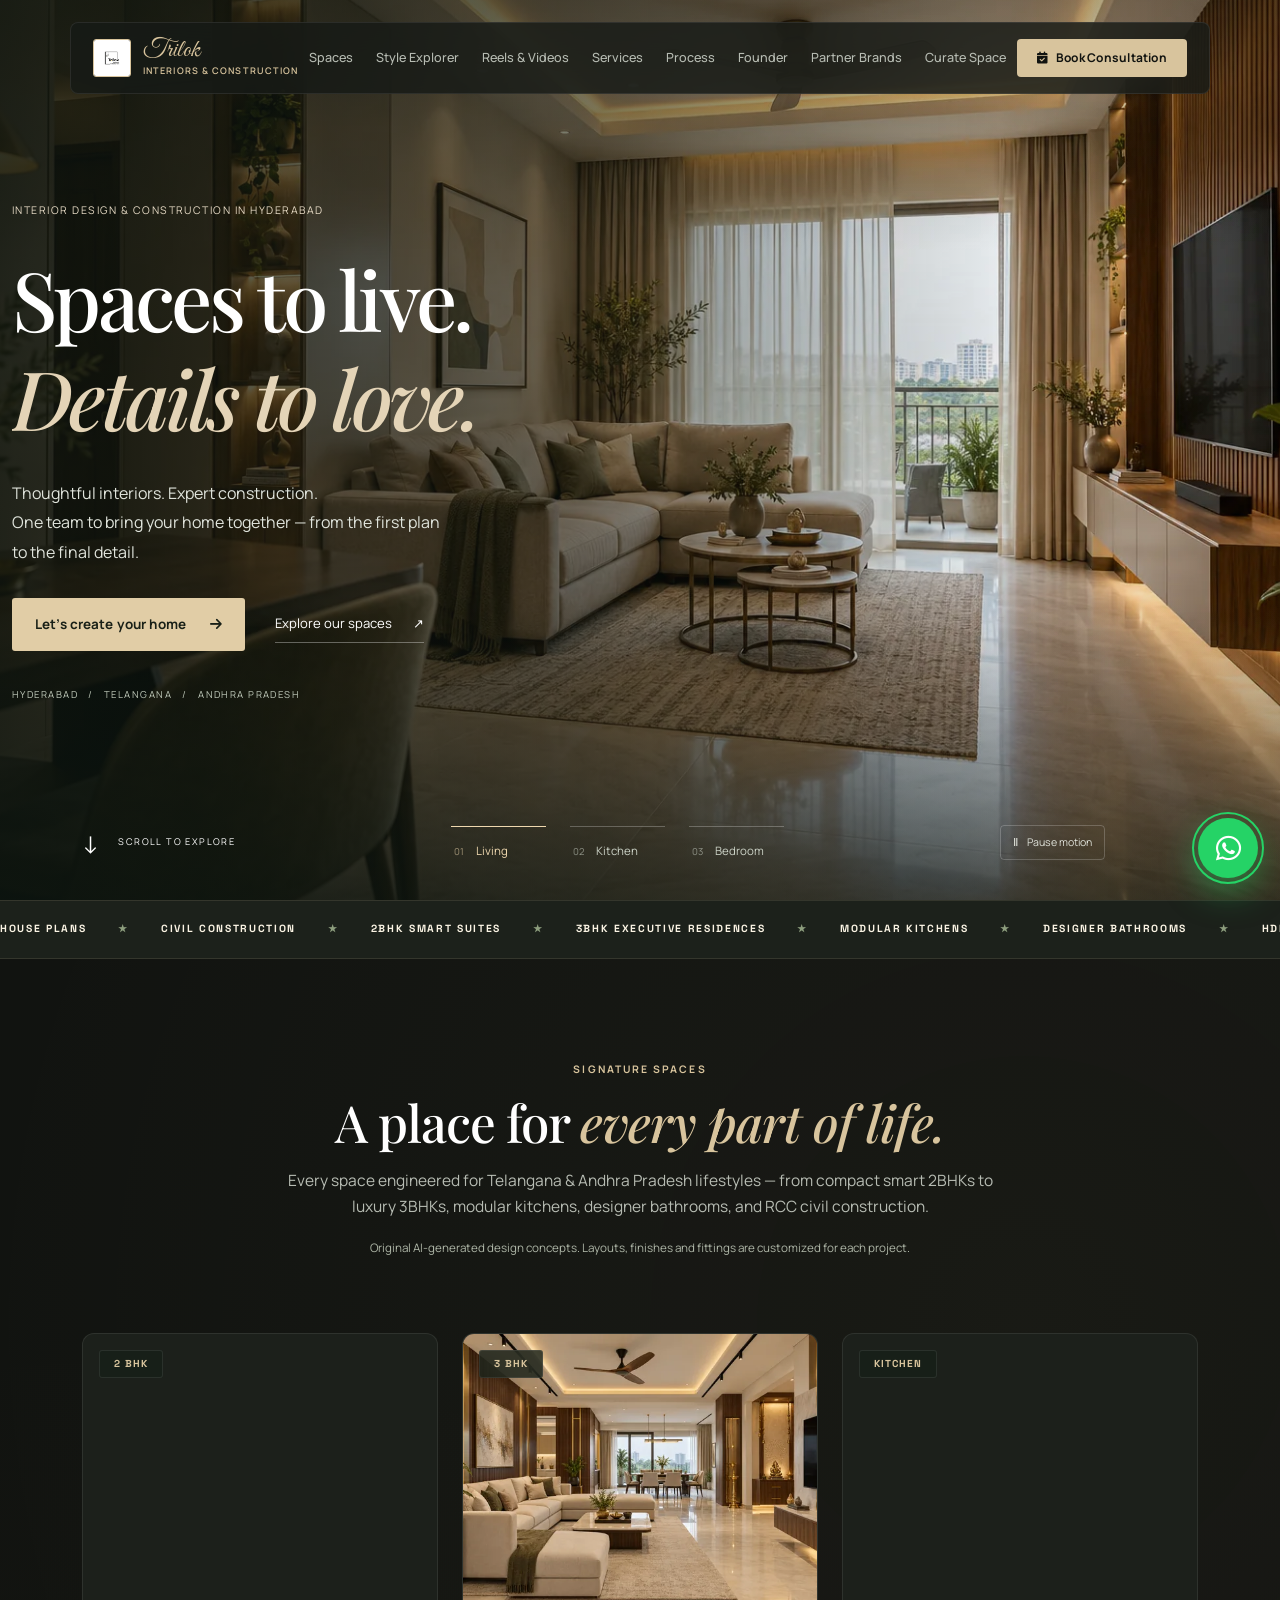
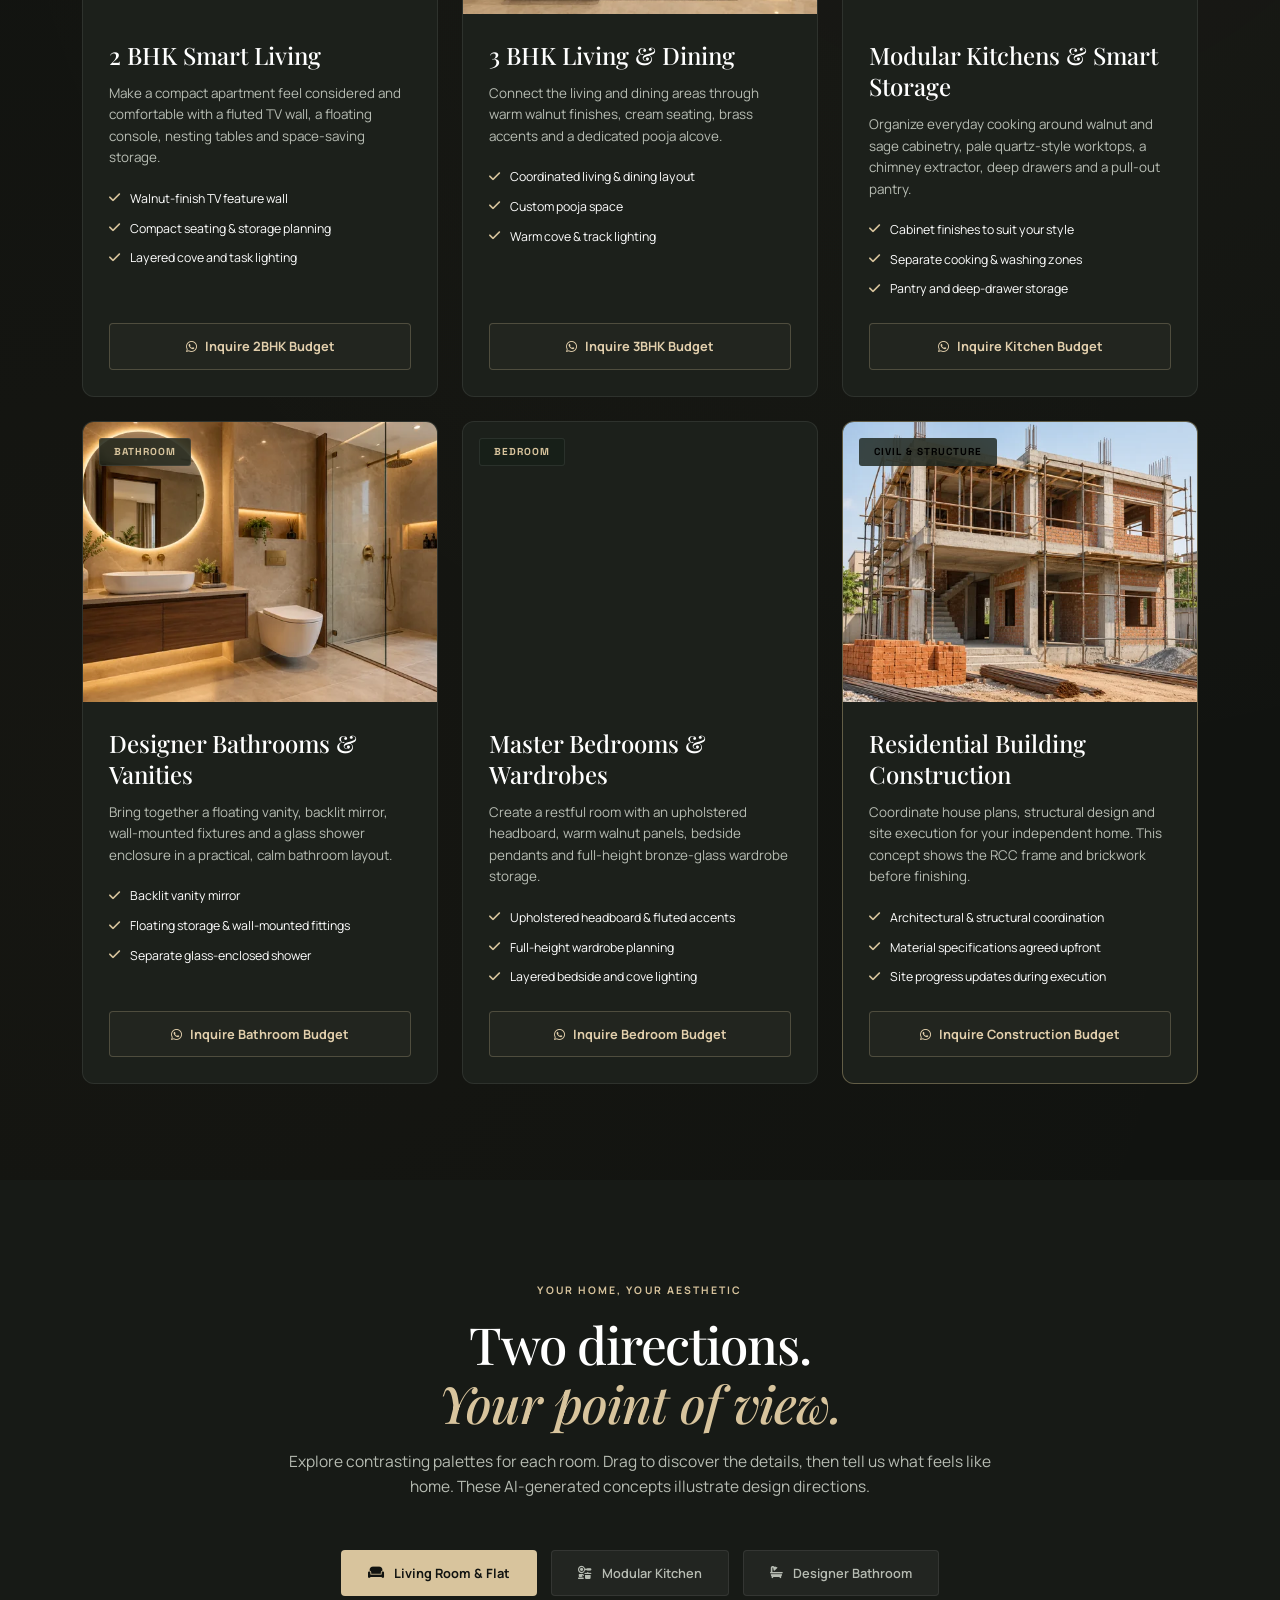
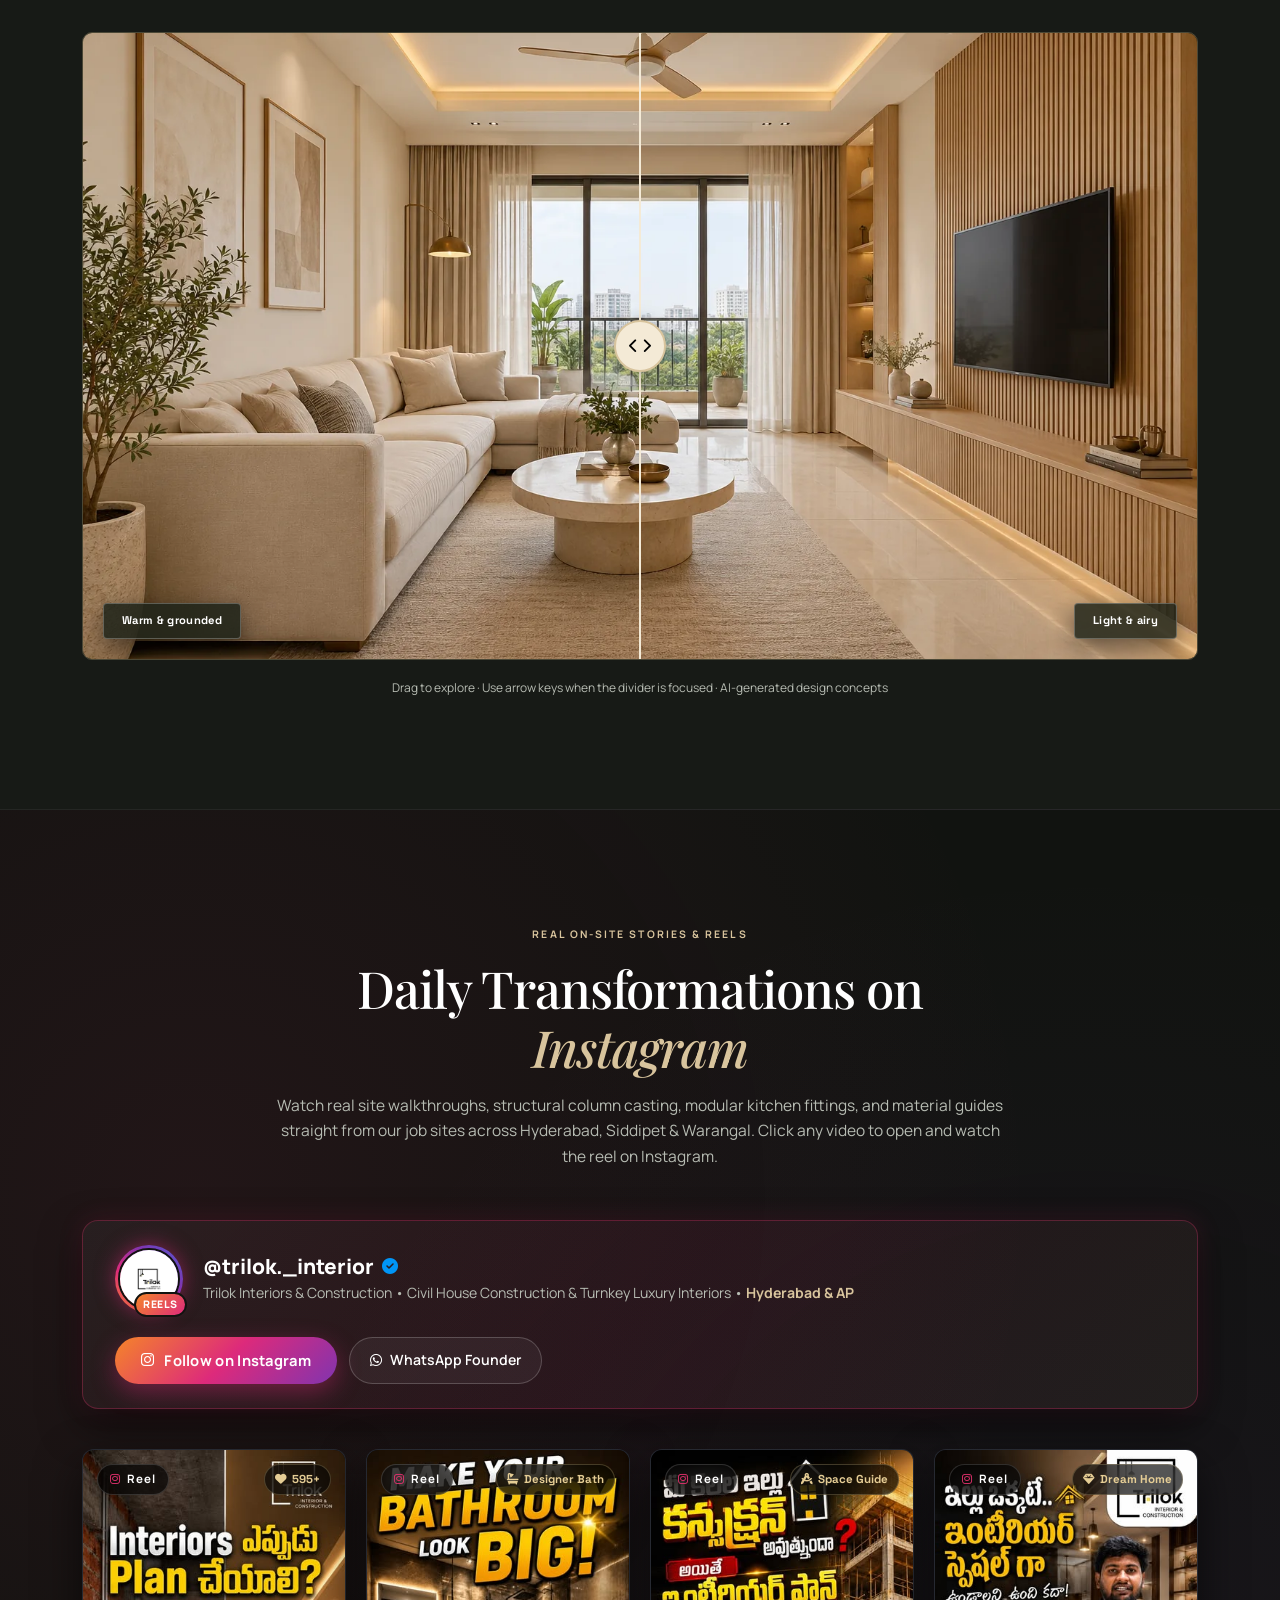
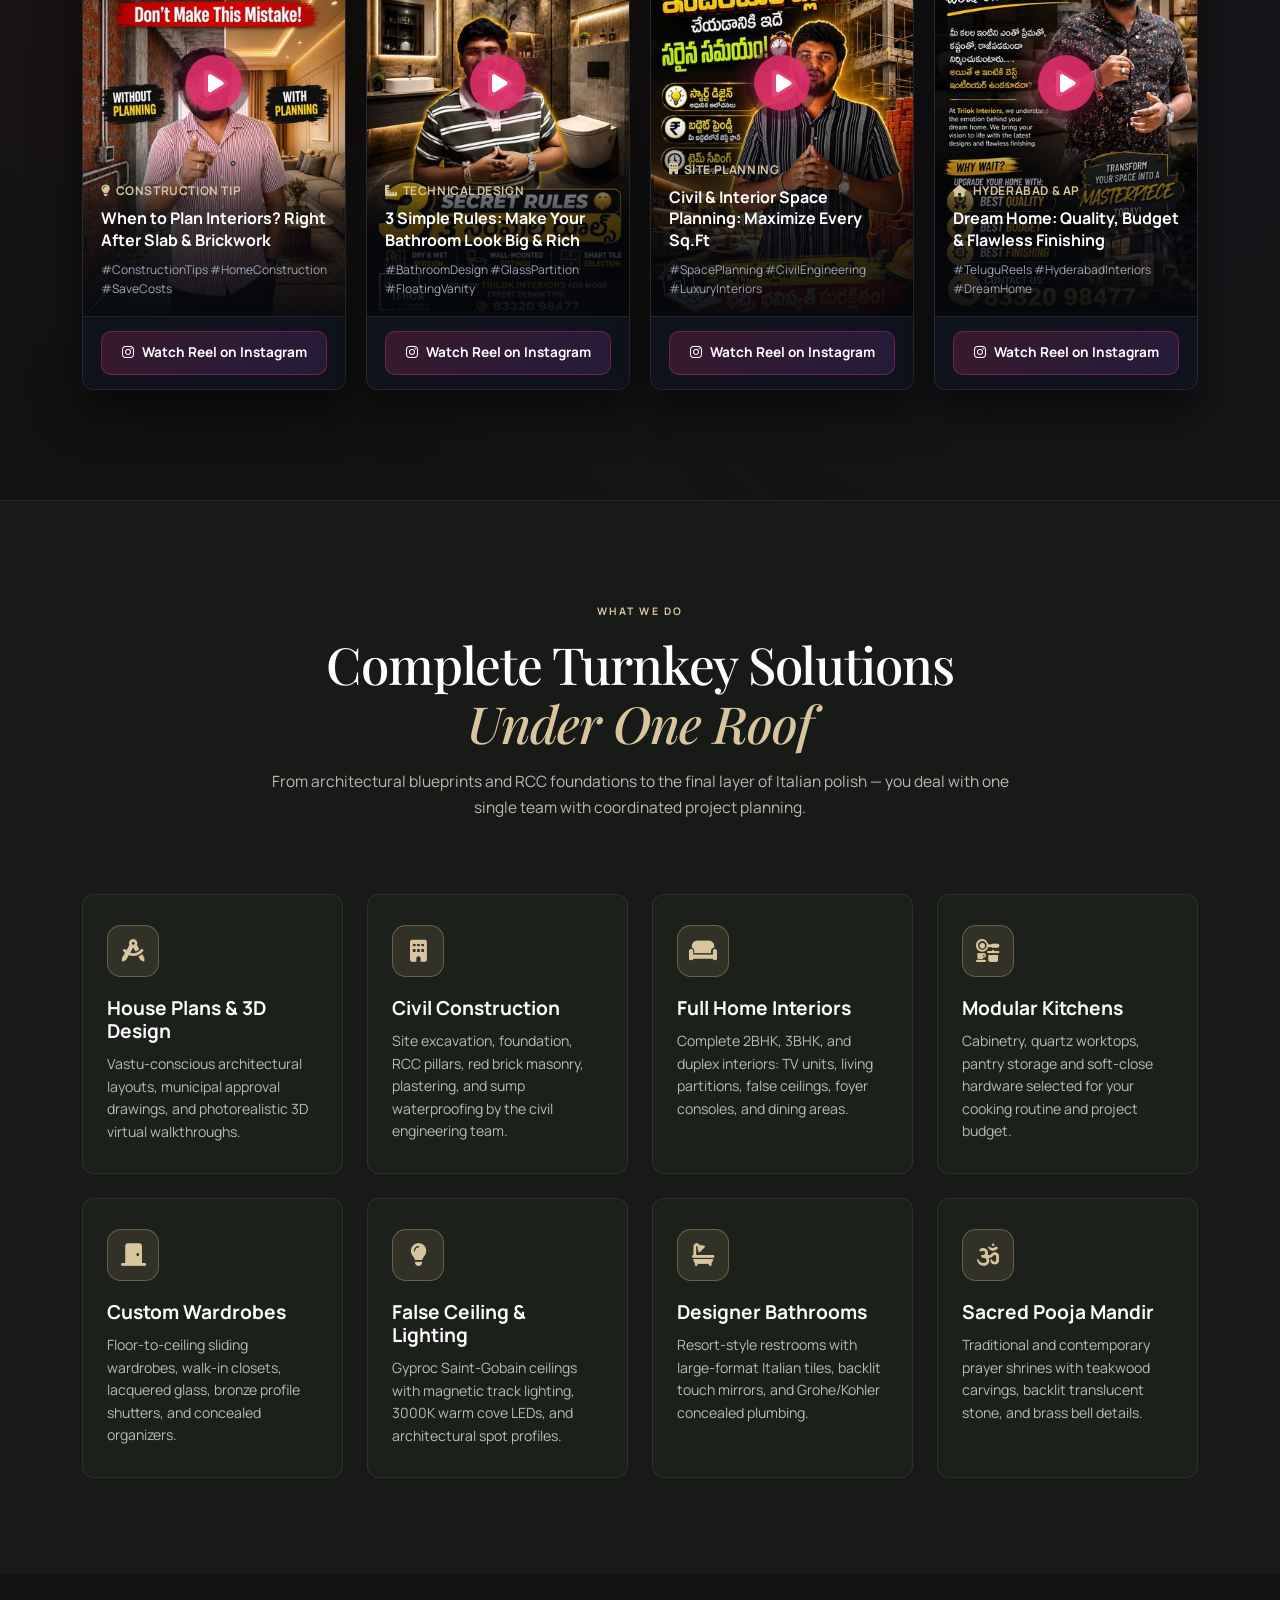
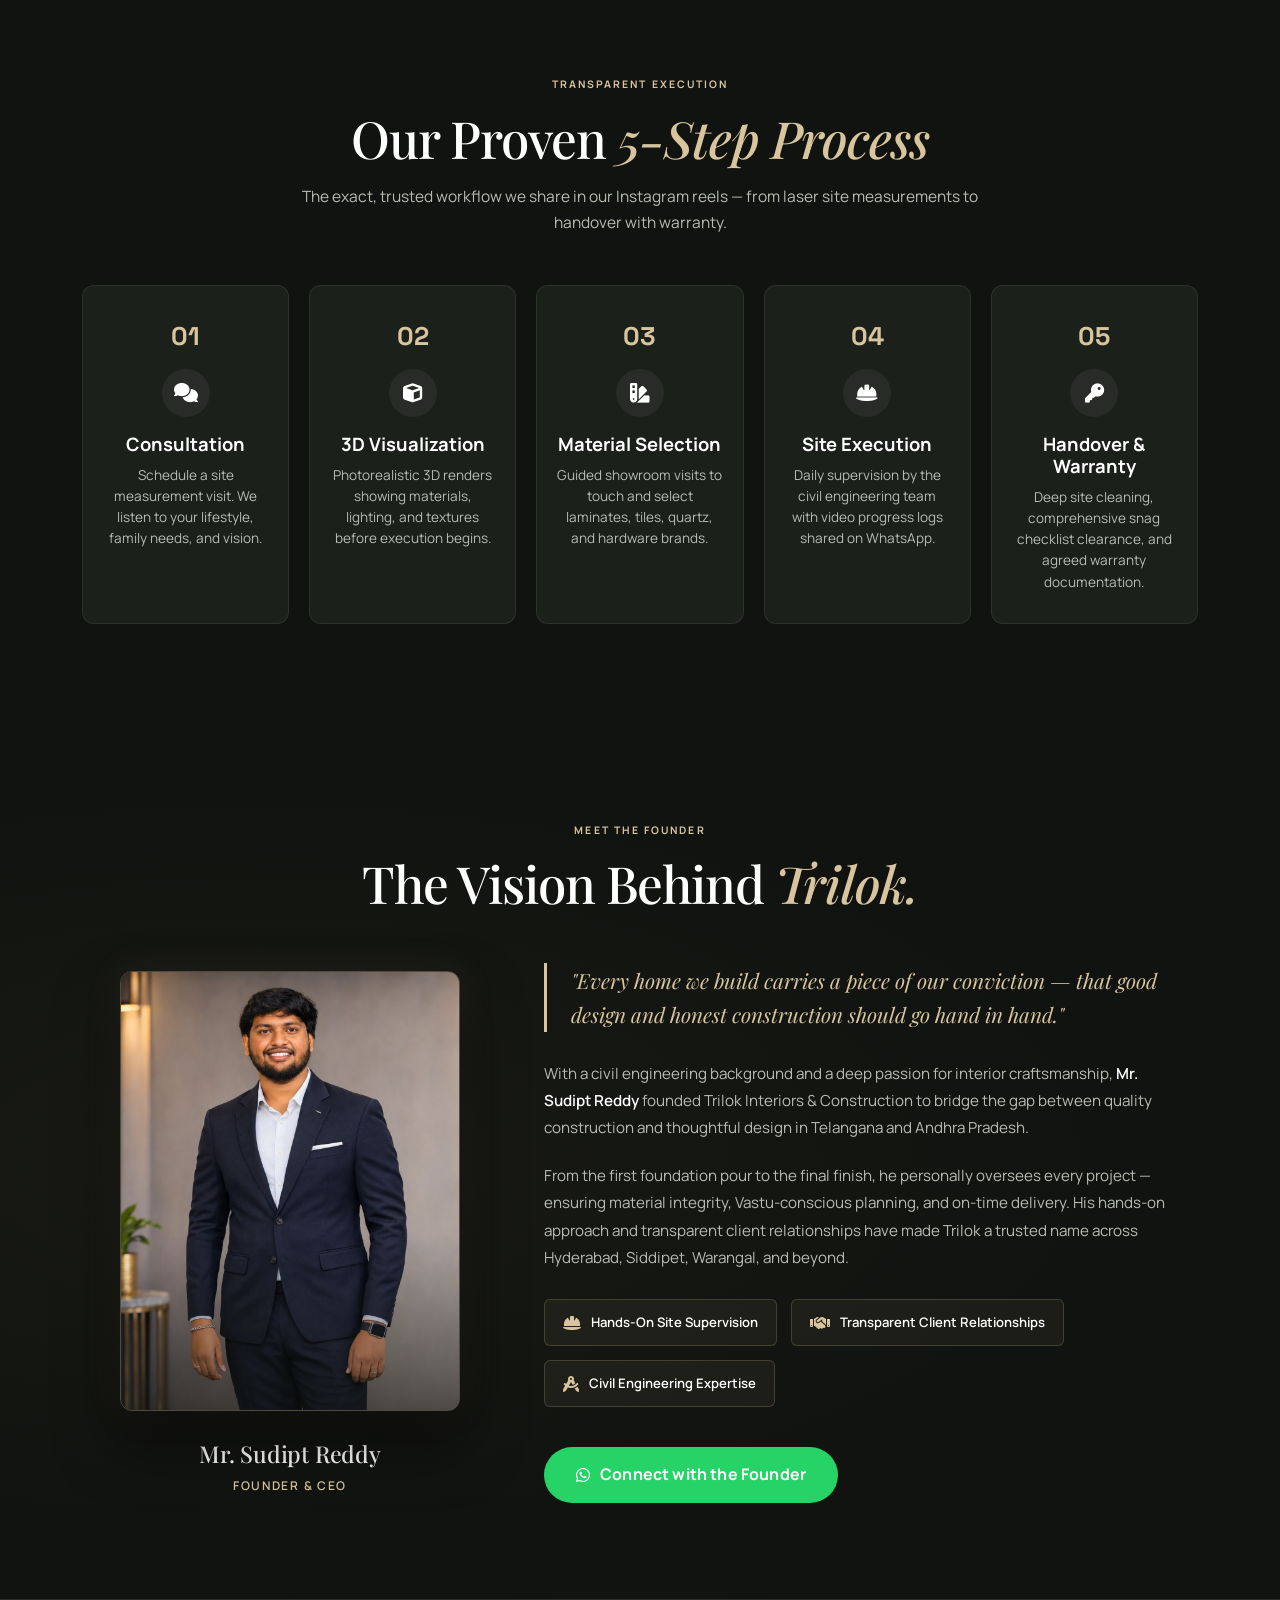
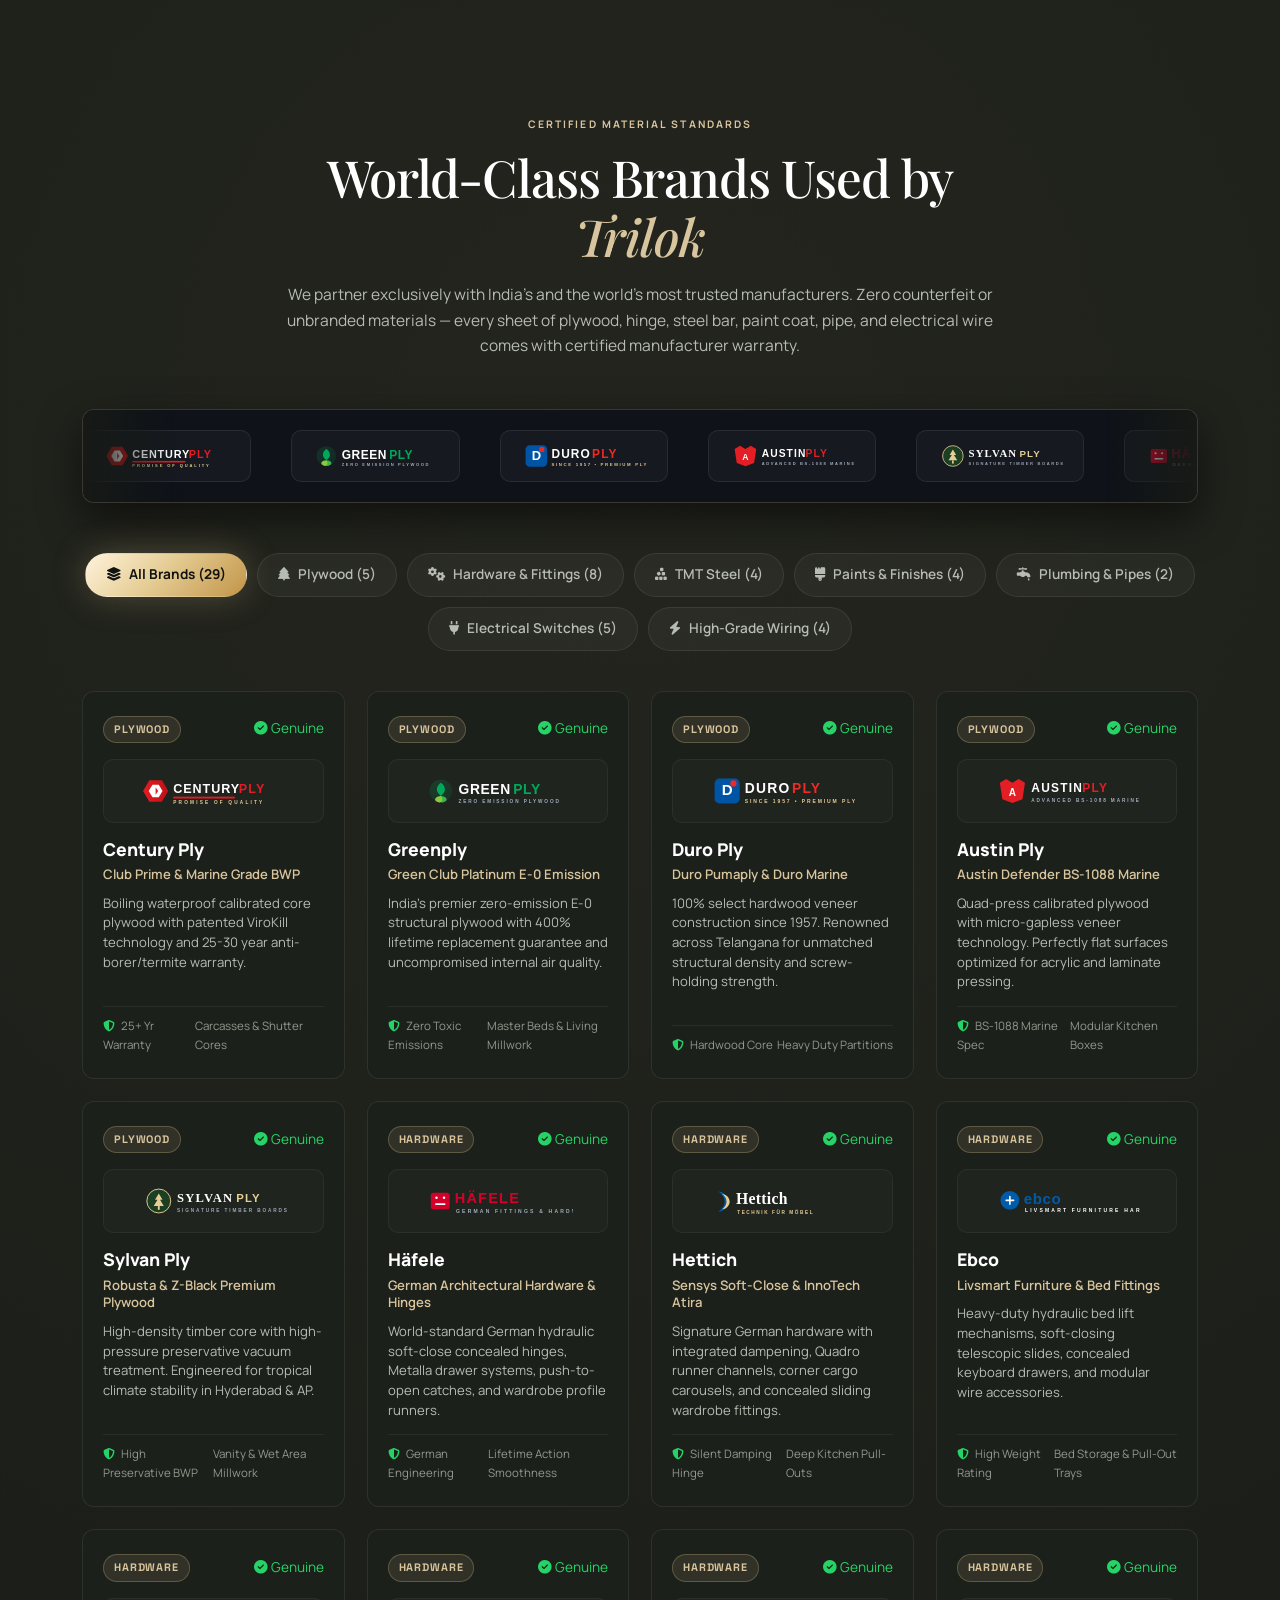
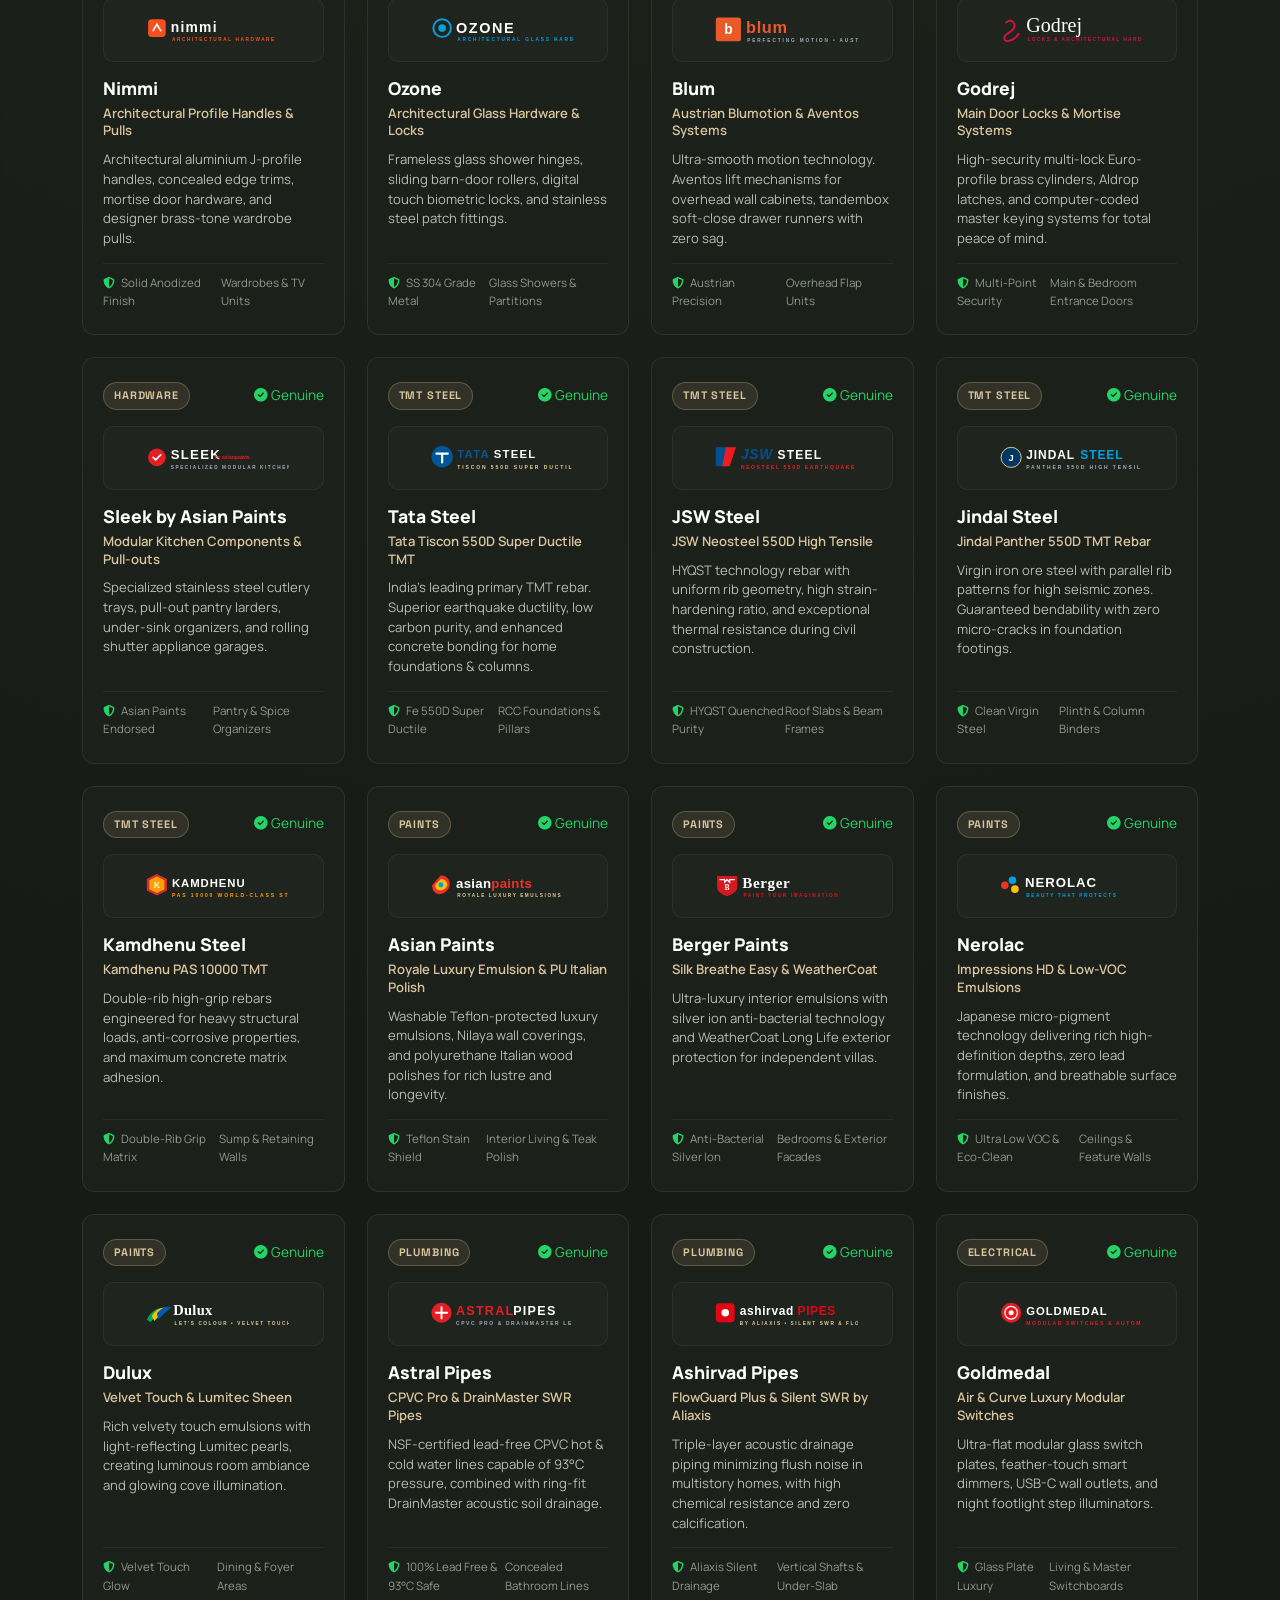
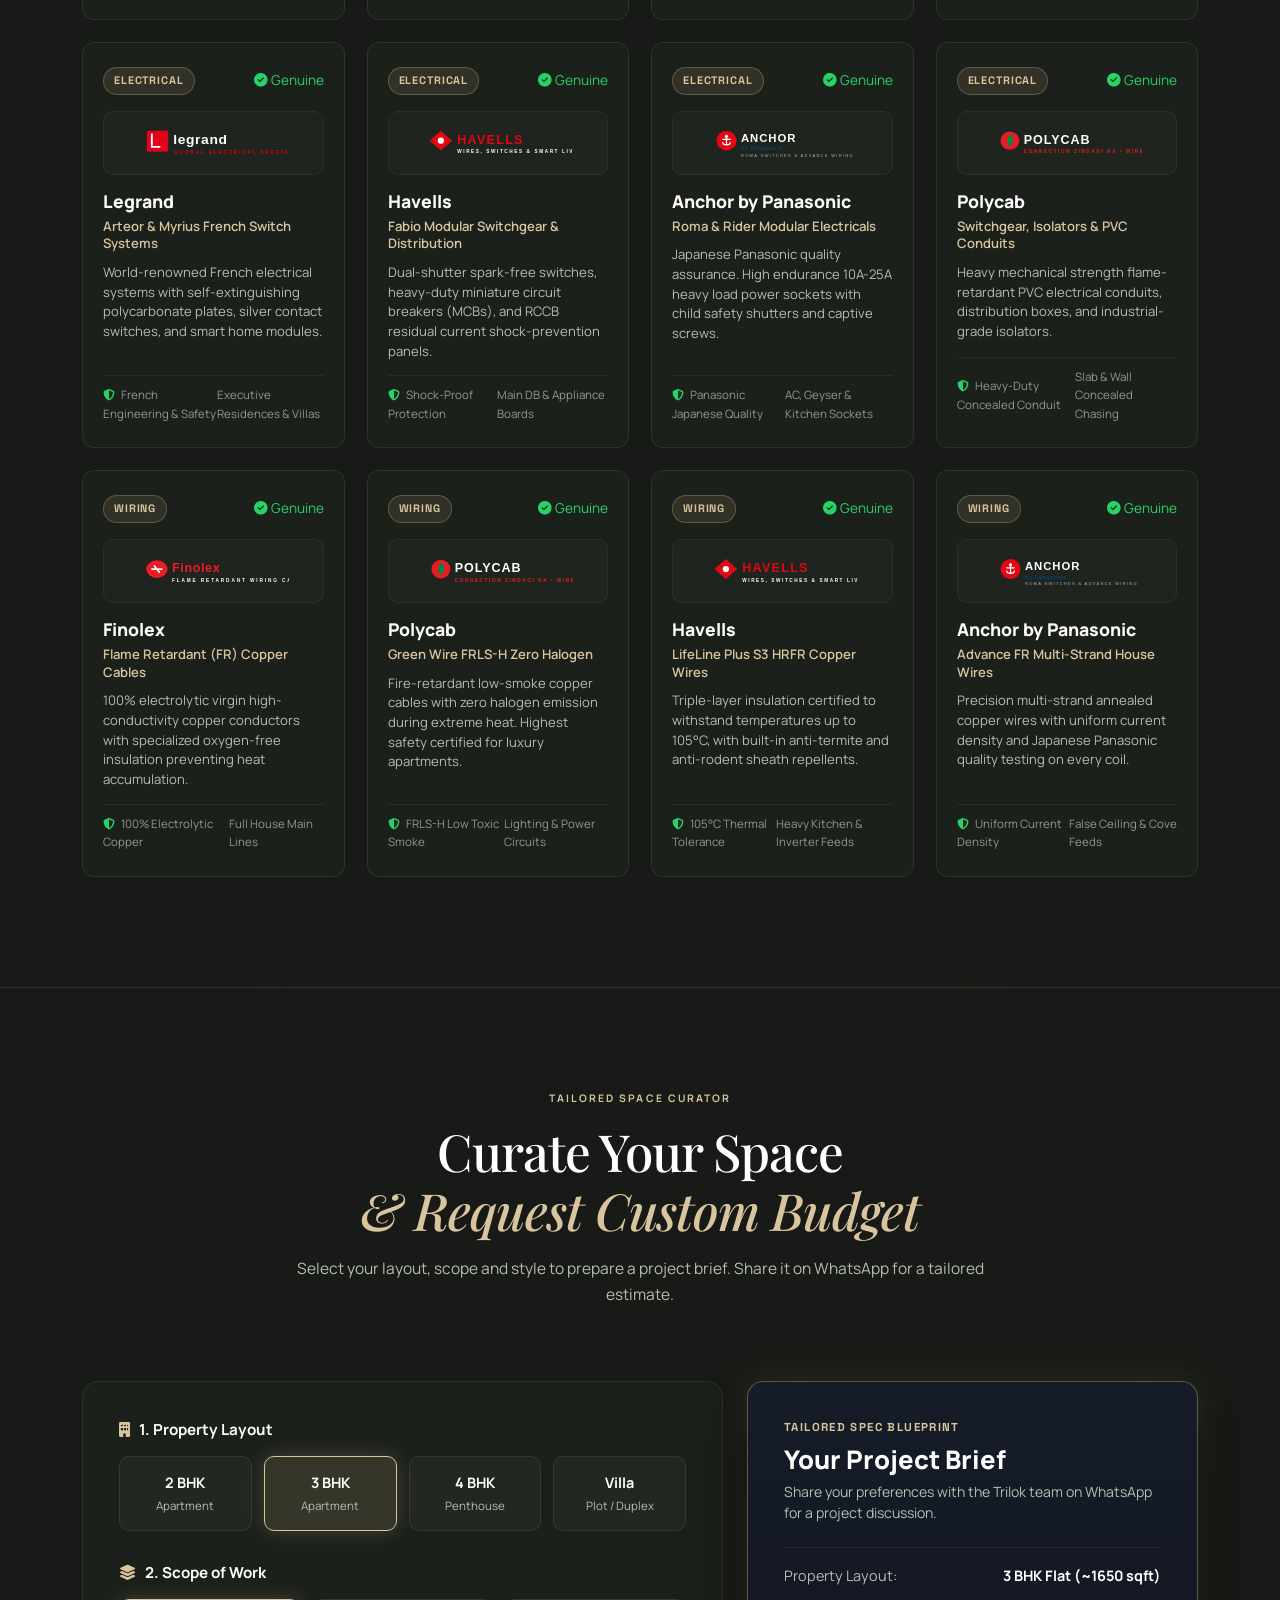
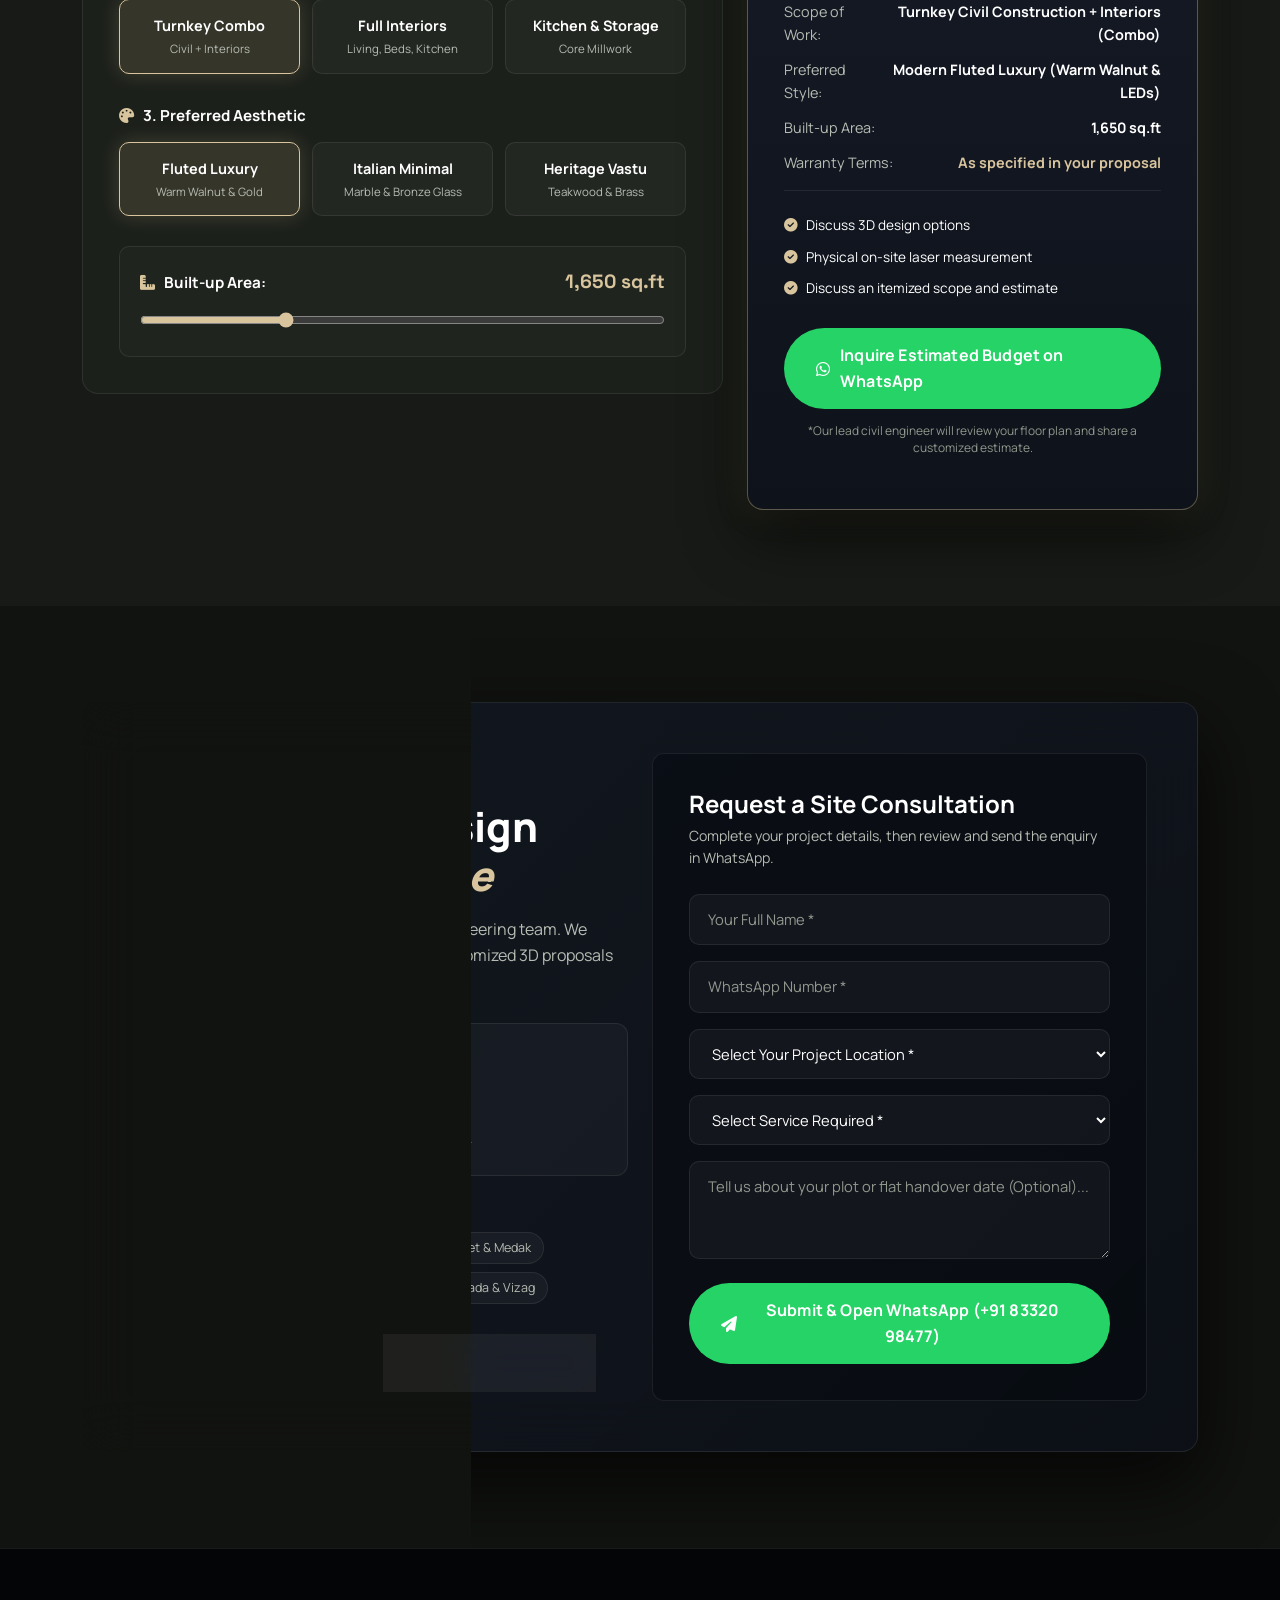
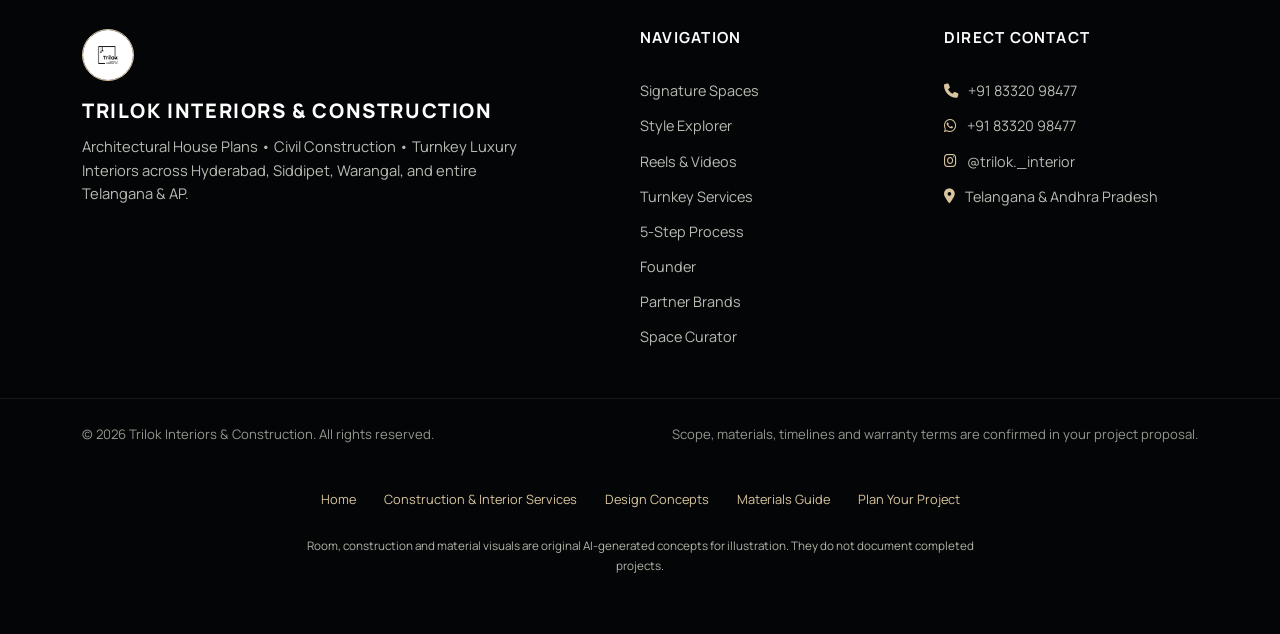
<file: index.html>
<!DOCTYPE html>

<html lang="en">
<head>
<meta charset="utf-8"/>
<meta content="width=device-width, initial-scale=1.0" name="viewport"/>



<meta content="Trilok Interiors &amp; Construction" name="author"/>






<link href="logo.jpg" rel="icon" type="image/jpeg"/>

<link href="https://cdn.jsdelivr.net/npm/bootstrap@5.3.3/dist/css/bootstrap.min.css" rel="stylesheet"/>

<link href="https://cdnjs.cloudflare.com/ajax/libs/font-awesome/6.5.1/css/all.min.css" rel="stylesheet"/>

<link href="https://fonts.googleapis.com" rel="preconnect"/>
<link crossorigin="" href="https://fonts.gstatic.com" rel="preconnect"/>
<link href="https://fonts.googleapis.com/css2?family=Great+Vibes&amp;family=Manrope:wght@300;400;500;600;700;800&amp;family=Playfair+Display:ital,wght@0,500;0,600;0,700;1,400;1,600&amp;family=Space+Grotesk:wght@500;700&amp;display=swap" rel="stylesheet"/>

<link href="styles.css" rel="stylesheet"/>

<!-- SEO:START -->
<title>Interior Design &amp; Construction in Hyderabad | Trilok</title>
<meta name="description" content="Plan your home with Trilok: 2BHK and 3BHK interiors, modular kitchens, wardrobes and residential construction across Telangana and Andhra Pradesh.">
<meta name="robots" content="index, follow, max-image-preview:large">
<meta name="theme-color" content="#111310">
<meta property="og:type" content="website">
<meta property="og:locale" content="en_IN">
<meta property="og:site_name" content="Trilok Interiors &amp; Construction">
<meta property="og:title" content="Interior Design &amp; Construction in Hyderabad | Trilok">
<meta property="og:description" content="Plan your home with Trilok: 2BHK and 3BHK interiors, modular kitchens, wardrobes and residential construction across Telangana and Andhra Pradesh.">
<meta property="og:image" content="assets/generated/living-grand-1536.webp">
<meta property="og:image:width" content="1536">
<meta property="og:image:height" content="1024">
<meta property="og:image:alt" content="Original AI-generated Trilok home design concept">
<meta name="twitter:card" content="summary_large_image">
<meta name="twitter:title" content="Interior Design &amp; Construction in Hyderabad | Trilok">
<meta name="twitter:description" content="Plan your home with Trilok: 2BHK and 3BHK interiors, modular kitchens, wardrobes and residential construction across Telangana and Andhra Pradesh.">
<meta name="twitter:image" content="assets/generated/living-grand-1536.webp">
<meta name="twitter:image:alt" content="Original AI-generated Trilok home design concept">
<script type="application/ld+json">{"@context": "https://schema.org", "@graph": [{"@type": "Organization", "@id": "#organization", "name": "Trilok Interiors & Construction", "telephone": "+91-83320-98477", "logo": "logo.jpg", "sameAs": ["https://www.instagram.com/trilok._interior/"], "areaServed": [{"@type": "AdministrativeArea", "name": "Telangana"}, {"@type": "AdministrativeArea", "name": "Andhra Pradesh"}]}, {"@type": "WebSite", "@id": "#website", "name": "Trilok Interiors & Construction", "inLanguage": "en-IN", "publisher": {"@id": "#organization"}}, {"@type": "WebPage", "@id": "index.html#webpage", "name": "Interior Design & Construction in Hyderabad | Trilok", "description": "Plan your home with Trilok: 2BHK and 3BHK interiors, modular kitchens, wardrobes and residential construction across Telangana and Andhra Pradesh.", "inLanguage": "en-IN", "isPartOf": {"@id": "#website"}, "about": {"@id": "#organization"}, "primaryImageOfPage": {"@type": "ImageObject", "contentUrl": "assets/generated/living-grand-1536.webp", "caption": "Original AI-generated design concept"}}]}</script>
<!-- SEO:END -->
</head>
<body>
<a class="skip-link" href="#spaces">Skip to content</a>
<div aria-hidden="true" class="reading-progress"></div>
<header class="navbar-apple" id="navbarApple">
<div class="container navbar-apple__container">
<a class="navbar-apple__brand magnetic-target" href="index.html">
<img alt="Trilok" class="navbar-apple__logo" src="logo.jpg"/>
<div class="navbar-apple__title-group">
<span class="navbar-apple__title navbar-cursive">Trilok</span>
<span class="navbar-apple__sub">Interiors &amp; Construction</span>
</div>
</a>
<nav class="navbar-apple__nav" id="appleNavLinks">
<a class="navbar-apple__link magnetic-target" href="#spaces">Spaces</a>
<a class="navbar-apple__link magnetic-target" href="#transformations">Style Explorer</a>
<a class="navbar-apple__link magnetic-target" href="#instagram">Reels &amp; Videos</a>
<a class="navbar-apple__link magnetic-target" href="#services">Services</a>
<a class="navbar-apple__link magnetic-target" href="#process">Process</a>
<a class="navbar-apple__link magnetic-target" href="#founder">Founder</a>
<a class="navbar-apple__link magnetic-target" href="#brands">Partner Brands</a>
<a class="navbar-apple__link magnetic-target" href="#curator">Curate Space</a>
</nav>
<div class="navbar-apple__actions">
<a class="btn-apple-consult magnetic-target" href="#contact">
<i class="fa-solid fa-calendar-check"></i> Book Consultation
        </a>
<button aria-label="Toggle navigation" class="navbar-apple__toggle" id="appleNavToggle">
<span></span><span></span><span></span>
</button>
</div>
</div>
</header><main id="main-content">

<section aria-label="Trilok interior design studio" class="hero-keynote" id="hero">
<div class="hero-keynote__video-wrap">
<img alt="AI concept of a compact living room with walnut fluted TV wall, beige sofa and nesting tables" class="hero-scene is-active" decoding="async" fetchpriority="high" height="1024" sizes="100vw" src="assets/generated/living-warm-1536.webp" srcset="assets/generated/living-warm-640.webp 640w, assets/generated/living-warm-960.webp 960w, assets/generated/living-warm-1536.webp 1536w" width="1536"/>
<img alt="AI concept of a walnut and sage modular kitchen with quartz-style worktop, pantry and deep drawer" class="hero-scene" decoding="async" height="1024" loading="lazy" sizes="100vw" src="assets/generated/kitchen-1536.webp" srcset="assets/generated/kitchen-640.webp 640w, assets/generated/kitchen-960.webp 960w, assets/generated/kitchen-1536.webp 1536w" width="1536"/>
<img alt="AI concept of a bedroom with upholstered headboard, walnut panels and bronze-glass wardrobes" class="hero-scene" decoding="async" height="1024" loading="lazy" sizes="100vw" src="assets/generated/bedroom-1536.webp" srcset="assets/generated/bedroom-640.webp 640w, assets/generated/bedroom-960.webp 960w, assets/generated/bedroom-1536.webp 1536w" width="1536"/>
<div class="hero-keynote__overlay"></div>
</div>
<div class="container hero-keynote__content">
<p class="hero-eyebrow hero-enter">INTERIOR DESIGN &amp; CONSTRUCTION IN HYDERABAD</p>
<h1 class="hero-keynote__title"><span class="hero-line"><span>Spaces to live.</span></span><span class="hero-line"><span class="hero-italic">Details to love.</span></span></h1>
<p class="hero-keynote__lead hero-enter">Thoughtful interiors. Expert construction.<br/>One team to bring your home together — from the first plan to the final detail.</p>
<div class="hero-keynote__cta-row hero-enter">
<a class="btn-apple-primary" href="#contact">Let’s create your home <i class="fa-solid fa-arrow-right"></i></a>
<a class="hero-text-link" href="#spaces">Explore our spaces <span>↗</span></a>
</div>
<p class="hero-region hero-enter">HYDERABAD   /   TELANGANA   /   ANDHRA PRADESH</p>
</div>
<div class="hero-bottom container">
<a class="hero-discover" href="#spaces"><span>↓</span> SCROLL TO EXPLORE</a>
<div aria-label="Choose a featured room" class="hero-selector" role="group">
<button aria-pressed="true" class="scene-button is-active" data-scene="0"><span>01</span> Living</button>
<button aria-pressed="false" class="scene-button" data-scene="1"><span>02</span> Kitchen</button>
<button aria-pressed="false" class="scene-button" data-scene="2"><span>03</span> Bedroom</button>
</div>
<button aria-label="Pause animations" aria-pressed="false" class="motion-toggle">Ⅱ <span>Pause motion</span></button>
</div>
</section>

<div class="marquee-gold">
<div class="marquee-gold__track">
<span>HOUSE PLANS</span><span class="star">★</span>
<span>CIVIL CONSTRUCTION</span><span class="star">★</span>
<span>2BHK SMART SUITES</span><span class="star">★</span>
<span>3BHK EXECUTIVE RESIDENCES</span><span class="star">★</span>
<span>MODULAR KITCHENS</span><span class="star">★</span>
<span>DESIGNER BATHROOMS</span><span class="star">★</span>
<span>HDHMR FLUTED PANELS</span><span class="star">★</span>
<span>FALSE CEILING &amp; MAGNETIC TRACKS</span><span class="star">★</span>
<span>POOJA ROOM MANDIR</span><span class="star">★</span>
<span>PERSONALIZED PROJECT PLANNING</span><span class="star">★</span>

<span>HOUSE PLANS</span><span class="star">★</span>
<span>CIVIL CONSTRUCTION</span><span class="star">★</span>
<span>2BHK SMART SUITES</span><span class="star">★</span>
<span>3BHK EXECUTIVE RESIDENCES</span><span class="star">★</span>
<span>MODULAR KITCHENS</span><span class="star">★</span>
<span>DESIGNER BATHROOMS</span><span class="star">★</span>
<span>HDHMR FLUTED PANELS</span><span class="star">★</span>
<span>FALSE CEILING &amp; MAGNETIC TRACKS</span><span class="star">★</span>
<span>POOJA ROOM MANDIR</span><span class="star">★</span>
<span>PERSONALIZED PROJECT PLANNING</span><span class="star">★</span>
</div>
</div>

<section class="section-spaces" id="spaces">
<div class="container">
<div class="section-head text-center reveal-on-scroll">
<span class="section-tag"><i class="fa-solid fa-shapes"></i> Signature Spaces</span>
<h2 class="section-title">A place for <span class="text-gold-shimmer">every part of life.</span></h2>
<p class="section-subtitle">
          Every space engineered for Telangana &amp; Andhra Pradesh lifestyles — from compact smart 2BHKs to luxury 3BHKs, 
          modular kitchens, designer bathrooms, and RCC civil construction.
        </p>
<p class="image-disclosure">Original AI-generated design concepts. Layouts, finishes and fittings are customized for each project.</p></div>
<div class="row g-4 mt-3">

<div class="col-lg-4 col-md-6 reveal-on-scroll">
<div class="space-showcase-card tilt-card magnetic-target">
<div class="card-glow-layer"></div>
<div class="space-showcase-card__img-wrap">
<img alt="AI concept of a compact living room with walnut fluted TV wall, beige sofa and nesting tables" class="space-showcase-card__img" decoding="async" height="1024" loading="lazy" sizes="(min-width: 992px) 420px, (min-width: 768px) 50vw, 100vw" src="assets/generated/living-warm-1536.webp" srcset="assets/generated/living-warm-640.webp 640w, assets/generated/living-warm-960.webp 960w, assets/generated/living-warm-1536.webp 1536w" width="1536"/>
<span class="space-showcase-card__badge">2 BHK</span>
</div>
<div class="space-showcase-card__body">
<h3 class="space-showcase-card__title">2 BHK Smart Living</h3>
<p class="space-showcase-card__desc">Make a compact apartment feel considered and comfortable with a fluted TV wall, a floating console, nesting tables and space-saving storage.</p>
<ul class="space-showcase-card__points">
<li><i aria-hidden="true" class="fa-solid fa-check"></i> Walnut-finish TV feature wall</li>
<li><i aria-hidden="true" class="fa-solid fa-check"></i> Compact seating &amp; storage planning</li>
<li><i aria-hidden="true" class="fa-solid fa-check"></i> Layered cove and task lighting</li>
</ul>
<div class="space-showcase-card__footer">
<a class="btn-card-wa" href="https://wa.me/918332098477?text=Hello%20Trilok%20Team,%20I%20am%20interested%20in%20a%202BHK%20Interior%20Budget" rel="noopener noreferrer" target="_blank">
<i class="fa-brands fa-whatsapp"></i> Inquire 2BHK Budget
                </a>
</div>
</div>
</div>
</div>

<div class="col-lg-4 col-md-6 reveal-on-scroll">
<div class="space-showcase-card tilt-card magnetic-target">
<div class="card-glow-layer"></div>
<div class="space-showcase-card__img-wrap">
<img alt="AI concept of a spacious living and dining room with walnut panels and a pooja alcove" class="space-showcase-card__img" decoding="async" height="1024" loading="lazy" sizes="(min-width: 992px) 420px, (min-width: 768px) 50vw, 100vw" src="assets/generated/living-grand-1536.webp" srcset="assets/generated/living-grand-640.webp 640w, assets/generated/living-grand-960.webp 960w, assets/generated/living-grand-1536.webp 1536w" width="1536"/>
<span class="space-showcase-card__badge">3 BHK</span>
</div>
<div class="space-showcase-card__body">
<h3 class="space-showcase-card__title">3 BHK Living &amp; Dining</h3>
<p class="space-showcase-card__desc">Connect the living and dining areas through warm walnut finishes, cream seating, brass accents and a dedicated pooja alcove.</p>
<ul class="space-showcase-card__points">
<li><i aria-hidden="true" class="fa-solid fa-check"></i> Coordinated living &amp; dining layout</li>
<li><i aria-hidden="true" class="fa-solid fa-check"></i> Custom pooja space</li>
<li><i aria-hidden="true" class="fa-solid fa-check"></i> Warm cove &amp; track lighting</li>
</ul>
<div class="space-showcase-card__footer">
<a class="btn-card-wa" href="https://wa.me/918332098477?text=Hello%20Trilok%20Team,%20I%20am%20interested%20in%20a%203BHK%20Interior%20Budget" rel="noopener noreferrer" target="_blank">
<i class="fa-brands fa-whatsapp"></i> Inquire 3BHK Budget
                </a>
</div>
</div>
</div>
</div>

<div class="col-lg-4 col-md-6 reveal-on-scroll">
<div class="space-showcase-card tilt-card magnetic-target">
<div class="card-glow-layer"></div>
<div class="space-showcase-card__img-wrap">
<img alt="AI concept of a walnut and sage modular kitchen with quartz-style worktop, pantry and deep drawer" class="space-showcase-card__img" decoding="async" height="1024" loading="lazy" sizes="(min-width: 992px) 420px, (min-width: 768px) 50vw, 100vw" src="assets/generated/kitchen-1536.webp" srcset="assets/generated/kitchen-640.webp 640w, assets/generated/kitchen-960.webp 960w, assets/generated/kitchen-1536.webp 1536w" width="1536"/>
<span class="space-showcase-card__badge">KITCHEN</span>
</div>
<div class="space-showcase-card__body">
<h3 class="space-showcase-card__title">Modular Kitchens &amp; Smart Storage</h3>
<p class="space-showcase-card__desc">Organize everyday cooking around walnut and sage cabinetry, pale quartz-style worktops, a chimney extractor, deep drawers and a pull-out pantry.</p>
<ul class="space-showcase-card__points">
<li><i aria-hidden="true" class="fa-solid fa-check"></i> Cabinet finishes to suit your style</li>
<li><i aria-hidden="true" class="fa-solid fa-check"></i> Separate cooking &amp; washing zones</li>
<li><i aria-hidden="true" class="fa-solid fa-check"></i> Pantry and deep-drawer storage</li>
</ul>
<div class="space-showcase-card__footer">
<a class="btn-card-wa" href="https://wa.me/918332098477?text=Hello%20Trilok%20Team,%20I%20am%20interested%20in%20a%20Modular%20Kitchen%20Budget" rel="noopener noreferrer" target="_blank">
<i class="fa-brands fa-whatsapp"></i> Inquire Kitchen Budget
                </a>
</div>
</div>
</div>
</div>

<div class="col-lg-4 col-md-6 reveal-on-scroll">
<div class="space-showcase-card tilt-card magnetic-target">
<div class="card-glow-layer"></div>
<div class="space-showcase-card__img-wrap">
<img alt="AI concept of a bathroom with round backlit mirror, walnut floating vanity and glass shower" class="space-showcase-card__img" decoding="async" height="1024" loading="lazy" sizes="(min-width: 992px) 420px, (min-width: 768px) 50vw, 100vw" src="assets/generated/bathroom-1536.webp" srcset="assets/generated/bathroom-640.webp 640w, assets/generated/bathroom-960.webp 960w, assets/generated/bathroom-1536.webp 1536w" width="1536"/>
<span class="space-showcase-card__badge">BATHROOM</span>
</div>
<div class="space-showcase-card__body">
<h3 class="space-showcase-card__title">Designer Bathrooms &amp; Vanities</h3>
<p class="space-showcase-card__desc">Bring together a floating vanity, backlit mirror, wall-mounted fixtures and a glass shower enclosure in a practical, calm bathroom layout.</p>
<ul class="space-showcase-card__points">
<li><i aria-hidden="true" class="fa-solid fa-check"></i> Backlit vanity mirror</li>
<li><i aria-hidden="true" class="fa-solid fa-check"></i> Floating storage &amp; wall-mounted fittings</li>
<li><i aria-hidden="true" class="fa-solid fa-check"></i> Separate glass-enclosed shower</li>
</ul>
<div class="space-showcase-card__footer">
<a class="btn-card-wa" href="https://wa.me/918332098477?text=Hello%20Trilok%20Team,%20I%20am%20interested%20in%20a%20Designer%20Bathroom%20Renovation" rel="noopener noreferrer" target="_blank">
<i class="fa-brands fa-whatsapp"></i> Inquire Bathroom Budget
                </a>
</div>
</div>
</div>
</div>

<div class="col-lg-4 col-md-6 reveal-on-scroll">
<div class="space-showcase-card tilt-card magnetic-target">
<div class="card-glow-layer"></div>
<div class="space-showcase-card__img-wrap">
<img alt="AI concept of a bedroom with upholstered headboard, walnut panels and bronze-glass wardrobes" class="space-showcase-card__img" decoding="async" height="1024" loading="lazy" sizes="(min-width: 992px) 420px, (min-width: 768px) 50vw, 100vw" src="assets/generated/bedroom-1536.webp" srcset="assets/generated/bedroom-640.webp 640w, assets/generated/bedroom-960.webp 960w, assets/generated/bedroom-1536.webp 1536w" width="1536"/>
<span class="space-showcase-card__badge">BEDROOM</span>
</div>
<div class="space-showcase-card__body">
<h3 class="space-showcase-card__title">Master Bedrooms &amp; Wardrobes</h3>
<p class="space-showcase-card__desc">Create a restful room with an upholstered headboard, warm walnut panels, bedside pendants and full-height bronze-glass wardrobe storage.</p>
<ul class="space-showcase-card__points">
<li><i aria-hidden="true" class="fa-solid fa-check"></i> Upholstered headboard &amp; fluted accents</li>
<li><i aria-hidden="true" class="fa-solid fa-check"></i> Full-height wardrobe planning</li>
<li><i aria-hidden="true" class="fa-solid fa-check"></i> Layered bedside and cove lighting</li>
</ul>
<div class="space-showcase-card__footer">
<a class="btn-card-wa" href="https://wa.me/918332098477?text=Hello%20Trilok%20Team,%20I%20am%20interested%20in%20a%20Master%20Bedroom%20Budget" rel="noopener noreferrer" target="_blank">
<i class="fa-brands fa-whatsapp"></i> Inquire Bedroom Budget
                </a>
</div>
</div>
</div>
</div>

<div class="col-lg-4 col-md-6 reveal-on-scroll">
<div class="space-showcase-card space-showcase-card--highlight tilt-card magnetic-target">
<div class="card-glow-layer"></div>
<div class="space-showcase-card__img-wrap">
<img alt="AI visualization of a two-storey house under construction with RCC frame and brick walls" class="space-showcase-card__img" decoding="async" height="1024" loading="lazy" sizes="(min-width: 992px) 420px, (min-width: 768px) 50vw, 100vw" src="assets/generated/construction-1536.webp" srcset="assets/generated/construction-640.webp 640w, assets/generated/construction-960.webp 960w, assets/generated/construction-1536.webp 1536w" width="1536"/>
<span class="space-showcase-card__badge space-showcase-card__badge--civil">CIVIL &amp; STRUCTURE</span>
</div>
<div class="space-showcase-card__body">
<h3 class="space-showcase-card__title">Residential Building Construction</h3>
<p class="space-showcase-card__desc">Coordinate house plans, structural design and site execution for your independent home. This concept shows the RCC frame and brickwork before finishing.</p>
<ul class="space-showcase-card__points">
<li><i aria-hidden="true" class="fa-solid fa-check"></i> Architectural &amp; structural coordination</li>
<li><i aria-hidden="true" class="fa-solid fa-check"></i> Material specifications agreed upfront</li>
<li><i aria-hidden="true" class="fa-solid fa-check"></i> Site progress updates during execution</li>
</ul>
<div class="space-showcase-card__footer">
<a class="btn-card-wa" href="https://wa.me/918332098477?text=Hello%20Trilok%20Team,%20I%20am%20interested%20in%20House%20Plans%20and%20Civil%20Construction" rel="noopener noreferrer" target="_blank">
<i class="fa-brands fa-whatsapp"></i> Inquire Construction Budget
                </a>
</div>
</div>
</div>
</div>
</div>
</div>
</section>

<section class="section-transformation" id="transformations">
<div class="container">
<div class="section-head text-center reveal-on-scroll">
<span class="section-tag"><i class="fa-solid fa-wand-magic-sparkles"></i> Your home, your aesthetic</span>
<h2 class="section-title">Two directions. <span class="text-gold-shimmer">Your point of view.</span></h2>
<p class="section-subtitle">
          Explore contrasting palettes for each room. Drag to discover the details, then tell us what feels like home. These AI-generated concepts illustrate design directions.
        </p>
</div>

<div class="transform-tab-buttons reveal-on-scroll">
<button class="transform-tab-btn active magnetic-target" data-tab="tab-living">
<i class="fa-solid fa-couch"></i> Living Room &amp; Flat
        </button>
<button class="transform-tab-btn magnetic-target" data-tab="tab-kitchen">
<i class="fa-solid fa-kitchen-set"></i> Modular Kitchen
        </button>
<button class="transform-tab-btn magnetic-target" data-tab="tab-bathroom">
<i class="fa-solid fa-bath"></i> Designer Bathroom
        </button>
</div>

<div class="transform-panel active" id="tab-living">
<div class="ba-slider-container reveal-on-scroll" data-slider-id="living">

<div class="ba-image-layer ba-image-layer--after">
<img alt="AI concept of a light oak living room with cream seating and a fluted TV wall" decoding="async" height="1024" loading="lazy" sizes="(min-width: 1400px) 1320px, 100vw" src="assets/generated/living-light-1536.webp" srcset="assets/generated/living-light-640.webp 640w, assets/generated/living-light-960.webp 960w, assets/generated/living-light-1536.webp 1536w" width="1536"/>
<span class="ba-pill ba-pill--after">Light &amp; airy</span>
</div>

<div class="ba-image-layer ba-image-layer--before">
<img alt="AI concept of a compact living room with walnut fluted TV wall, beige sofa and nesting tables" decoding="async" height="1024" loading="lazy" sizes="(min-width: 1400px) 1320px, 100vw" src="assets/generated/living-warm-1536.webp" srcset="assets/generated/living-warm-640.webp 640w, assets/generated/living-warm-960.webp 960w, assets/generated/living-warm-1536.webp 1536w" width="1536"/>
<span class="ba-pill ba-pill--before">Warm &amp; grounded</span>
</div>

<div class="ba-handle">
<div class="ba-handle__button magnetic-target">
<i class="fa-solid fa-chevron-left"></i>
<i class="fa-solid fa-chevron-right"></i>
</div>
<div class="ba-handle__line"></div>
</div>
</div>
<p class="transform-caption">Drag to explore · Use arrow keys when the divider is focused · AI-generated design concepts</p>
</div>

<div class="transform-panel" id="tab-kitchen">
<div class="ba-slider-container" data-slider-id="kitchen">

<div class="ba-image-layer ba-image-layer--after">
<img alt="AI concept of a white and oak modular kitchen with chimney extractor and integrated storage" decoding="async" height="1024" loading="lazy" sizes="(min-width: 1400px) 1320px, 100vw" src="assets/generated/kitchen-light-1536.webp" srcset="assets/generated/kitchen-light-640.webp 640w, assets/generated/kitchen-light-960.webp 960w, assets/generated/kitchen-light-1536.webp 1536w" width="1536"/>
<span class="ba-pill ba-pill--after">Clean &amp; minimal</span>
</div>

<div class="ba-image-layer ba-image-layer--before">
<img alt="AI concept of a walnut and sage modular kitchen with quartz-style worktop, pantry and deep drawer" decoding="async" height="1024" loading="lazy" sizes="(min-width: 1400px) 1320px, 100vw" src="assets/generated/kitchen-1536.webp" srcset="assets/generated/kitchen-640.webp 640w, assets/generated/kitchen-960.webp 960w, assets/generated/kitchen-1536.webp 1536w" width="1536"/>
<span class="ba-pill ba-pill--before">Colour &amp; contrast</span>
</div>

<div class="ba-handle">
<div class="ba-handle__button magnetic-target">
<i class="fa-solid fa-chevron-left"></i>
<i class="fa-solid fa-chevron-right"></i>
</div>
<div class="ba-handle__line"></div>
</div>
</div>
<p class="transform-caption">Drag to explore · Use arrow keys when the divider is focused · AI-generated design concepts</p>
</div>

<div class="transform-panel" id="tab-bathroom">
<div class="ba-slider-container" data-slider-id="bathroom">

<div class="ba-image-layer ba-image-layer--after">
<img alt="AI concept of a bathroom with pale oak vanity, rectangular backlit mirror and glass shower" decoding="async" height="1024" loading="lazy" sizes="(min-width: 1400px) 1320px, 100vw" src="assets/generated/bathroom-light-1536.webp" srcset="assets/generated/bathroom-light-640.webp 640w, assets/generated/bathroom-light-960.webp 960w, assets/generated/bathroom-light-1536.webp 1536w" width="1536"/>
<span class="ba-pill ba-pill--after">Soft &amp; natural</span>
</div>

<div class="ba-image-layer ba-image-layer--before">
<img alt="AI concept of a bathroom with round backlit mirror, walnut floating vanity and glass shower" decoding="async" height="1024" loading="lazy" sizes="(min-width: 1400px) 1320px, 100vw" src="assets/generated/bathroom-1536.webp" srcset="assets/generated/bathroom-640.webp 640w, assets/generated/bathroom-960.webp 960w, assets/generated/bathroom-1536.webp 1536w" width="1536"/>
<span class="ba-pill ba-pill--before">Contemporary vanity</span>
</div>

<div class="ba-handle">
<div class="ba-handle__button magnetic-target">
<i class="fa-solid fa-chevron-left"></i>
<i class="fa-solid fa-chevron-right"></i>
</div>
<div class="ba-handle__line"></div>
</div>
</div>
<p class="transform-caption">Drag to explore · Use arrow keys when the divider is focused · AI-generated design concepts</p>
</div>

</div>
</div>
</section>

<section class="section-instagram" id="instagram">
<div class="container">
<div class="section-head text-center reveal-on-scroll">
<span class="section-tag"><i class="fa-brands fa-instagram"></i> Real On-Site Stories &amp; Reels</span>
<h2 class="section-title">Daily Transformations on <span class="text-gold-shimmer">Instagram</span></h2>
<p class="section-subtitle">
Watch real site walkthroughs, structural column casting, modular kitchen fittings, and material guides straight from our job sites across Hyderabad, Siddipet &amp; Warangal. Click any video to open and watch the reel on Instagram.
</p>
</div>

<!-- Instagram Profile Live Header -->
<div class="instagram-profile-header reveal-on-scroll">
<div class="instagram-profile-left">
<div class="instagram-avatar-wrap">
<img src="logo.jpg" alt="Trilok Interiors &amp; Construction" class="instagram-avatar"/>
<span class="instagram-badge-live">REELS</span>
</div>
<div class="instagram-profile-info">
<h3>@trilok._interior <i class="fa-solid fa-circle-check instagram-verified-check" title="Verified Studio"></i></h3>
<p>Trilok Interiors &amp; Construction • Civil House Construction &amp; Turnkey Luxury Interiors • <strong>Hyderabad &amp; AP</strong></p>
</div>
</div>
<div class="instagram-profile-actions">
<a class="btn-instagram-follow magnetic-target" href="https://www.instagram.com/trilok._interior/" rel="noopener noreferrer" target="_blank">
<i class="fa-brands fa-instagram"></i> Follow on Instagram
</a>
<a class="btn-instagram-outline magnetic-target" href="https://wa.me/918332098477?text=Hello%20Trilok%20Team,%20I%20saw%20your%20Instagram%20reels%20and%20want%20to%20discuss%20my%20home%20project" rel="noopener noreferrer" target="_blank">
<i class="fa-brands fa-whatsapp"></i> WhatsApp Founder
</a>
</div>
</div>

<!-- 4 Featured Reels Grid -->
<div class="reels-grid">

<!-- Reel 1: When to Plan Interiors (Right After Slab & Brickwork) -->
<div class="reel-card reveal-on-scroll">
<a class="reel-media-wrap" href="https://www.instagram.com/reel/DaAkDWPtYVt/?utm_source=ig_web_copy_link" rel="noopener noreferrer" target="_blank" title="Watch on Instagram: When to Plan Home Interiors">
<img class="reel-thumbnail" src="assets/instagram/reel-daakdwptyvt.jpg" alt="Building your dream home? Don't make the biggest mistake - Plan Interiors Early" loading="lazy" width="360" height="640"/>
<div class="reel-top-bar">
<span class="reel-badge-pill"><i class="fa-brands fa-instagram"></i> Reel</span>
<span class="reel-views-pill"><i class="fa-solid fa-heart"></i> 595+</span>
</div>
<div class="reel-center-play">
<i class="fa-solid fa-play"></i>
</div>
<div class="reel-bottom-gradient">
<span class="reel-location"><i class="fa-solid fa-lightbulb"></i> Construction Tip</span>
<h3 class="reel-title">When to Plan Interiors? Right After Slab &amp; Brickwork</h3>
<p class="reel-tags">#ConstructionTips #HomeConstruction #SaveCosts</p>
</div>
</a>
<div class="reel-action-footer">
<a class="btn-reel-redirect magnetic-target" href="https://www.instagram.com/reel/DaAkDWPtYVt/?utm_source=ig_web_copy_link" rel="noopener noreferrer" target="_blank">
<i class="fa-brands fa-instagram"></i> Watch Reel on Instagram
</a>
</div>
</div>

<!-- Reel 2: 3 Rules to Make Bathroom Look Big, Rich & Neat -->
<div class="reel-card reveal-on-scroll">
<a class="reel-media-wrap" href="https://www.instagram.com/reel/DaZBmNDpnB4/?utm_source=ig_web_copy_link" rel="noopener noreferrer" target="_blank" title="Watch on Instagram: 3 Simple Rules to Make Bathroom Look Big, Rich & Neat">
<img class="reel-thumbnail" src="assets/instagram/reel-dazbmndpnb4.jpg" alt="Want to make your bathroom look BIG, RICH, and NEAT? 3 Simple Rules" loading="lazy" width="360" height="640"/>
<div class="reel-top-bar">
<span class="reel-badge-pill"><i class="fa-brands fa-instagram"></i> Reel</span>
<span class="reel-views-pill"><i class="fa-solid fa-bath"></i> Designer Bath</span>
</div>
<div class="reel-center-play">
<i class="fa-solid fa-play"></i>
</div>
<div class="reel-bottom-gradient">
<span class="reel-location"><i class="fa-solid fa-ruler-combined"></i> Technical Design</span>
<h3 class="reel-title">3 Simple Rules: Make Your Bathroom Look Big &amp; Rich</h3>
<p class="reel-tags">#BathroomDesign #GlassPartition #FloatingVanity</p>
</div>
</a>
<div class="reel-action-footer">
<a class="btn-reel-redirect magnetic-target" href="https://www.instagram.com/reel/DaZBmNDpnB4/?utm_source=ig_web_copy_link" rel="noopener noreferrer" target="_blank">
<i class="fa-brands fa-instagram"></i> Watch Reel on Instagram
</a>
</div>
</div>

<!-- Reel 3: Civil Construction & Space Planning -->
<div class="reel-card reveal-on-scroll">
<a class="reel-media-wrap" href="https://www.instagram.com/reel/Daxevp-pwi5/?utm_source=ig_web_copy_link" rel="noopener noreferrer" target="_blank" title="Watch on Instagram: Civil & Interior Space Planning">
<img class="reel-thumbnail" src="assets/instagram/reel-daxevp-pwi5.jpg" alt="Civil Construction & Space Planning - Maximize Every Sq.Ft" loading="lazy" width="360" height="640"/>
<div class="reel-top-bar">
<span class="reel-badge-pill"><i class="fa-brands fa-instagram"></i> Reel</span>
<span class="reel-views-pill"><i class="fa-solid fa-compass-drafting"></i> Space Guide</span>
</div>
<div class="reel-center-play">
<i class="fa-solid fa-play"></i>
</div>
<div class="reel-bottom-gradient">
<span class="reel-location"><i class="fa-solid fa-building"></i> Site Planning</span>
<h3 class="reel-title">Civil &amp; Interior Space Planning: Maximize Every Sq.Ft</h3>
<p class="reel-tags">#SpacePlanning #CivilEngineering #LuxuryInteriors</p>
</div>
</a>
<div class="reel-action-footer">
<a class="btn-reel-redirect magnetic-target" href="https://www.instagram.com/reel/Daxevp-pwi5/?utm_source=ig_web_copy_link" rel="noopener noreferrer" target="_blank">
<i class="fa-brands fa-instagram"></i> Watch Reel on Instagram
</a>
</div>
</div>

<!-- Reel 4: Dream Home Craftsmanship & Finishing -->
<div class="reel-card reveal-on-scroll">
<a class="reel-media-wrap" href="https://www.instagram.com/reel/DajVTiBJR9m/?utm_source=ig_web_copy_link" rel="noopener noreferrer" target="_blank" title="Watch on Instagram: Dream Home Deserves The Best Interiors">
<img class="reel-thumbnail" src="assets/instagram/reel-dajvtibjr9m.jpg" alt="Your Dream Home Deserves the Best: Quality, Budget & Finishing" loading="lazy" width="360" height="640"/>
<div class="reel-top-bar">
<span class="reel-badge-pill"><i class="fa-brands fa-instagram"></i> Reel</span>
<span class="reel-views-pill"><i class="fa-solid fa-gem"></i> Dream Home</span>
</div>
<div class="reel-center-play">
<i class="fa-solid fa-play"></i>
</div>
<div class="reel-bottom-gradient">
<span class="reel-location"><i class="fa-solid fa-house"></i> Hyderabad &amp; AP</span>
<h3 class="reel-title">Dream Home: Quality, Budget &amp; Flawless Finishing</h3>
<p class="reel-tags">#TeluguReels #HyderabadInteriors #DreamHome</p>
</div>
</a>
<div class="reel-action-footer">
<a class="btn-reel-redirect magnetic-target" href="https://www.instagram.com/reel/DajVTiBJR9m/?utm_source=ig_web_copy_link" rel="noopener noreferrer" target="_blank">
<i class="fa-brands fa-instagram"></i> Watch Reel on Instagram
</a>
</div>
</div>

</div>
</div>
</section>

<section class="section-services" id="services">
<div class="container">
<div class="section-head text-center reveal-on-scroll">
<span class="section-tag"><i class="fa-solid fa-briefcase"></i> What We Do</span>
<h2 class="section-title">Complete Turnkey Solutions <span class="text-gold-shimmer">Under One Roof</span></h2>
<p class="section-subtitle">
          From architectural blueprints and RCC foundations to the final layer of Italian polish — 
          you deal with one single team with coordinated project planning.
        </p>
</div>
<div class="row g-4 mt-3">
<div class="col-lg-3 col-md-6 reveal-on-scroll">
<div class="service-feature-card tilt-card magnetic-target">
<div class="card-glow-layer"></div>
<div class="service-feature-card__icon"><i class="fa-solid fa-compass-drafting"></i></div>
<h3>House Plans &amp; 3D Design</h3>
<p>Vastu-conscious architectural layouts, municipal approval drawings, and photorealistic 3D virtual walkthroughs.</p>
</div>
</div>
<div class="col-lg-3 col-md-6 reveal-on-scroll">
<div class="service-feature-card tilt-card magnetic-target">
<div class="card-glow-layer"></div>
<div class="service-feature-card__icon"><i class="fa-solid fa-building"></i></div>
<h3>Civil Construction</h3>
<p>Site excavation, foundation, RCC pillars, red brick masonry, plastering, and sump waterproofing by the civil engineering team.</p>
</div>
</div>
<div class="col-lg-3 col-md-6 reveal-on-scroll">
<div class="service-feature-card tilt-card magnetic-target">
<div class="card-glow-layer"></div>
<div class="service-feature-card__icon"><i class="fa-solid fa-couch"></i></div>
<h3>Full Home Interiors</h3>
<p>Complete 2BHK, 3BHK, and duplex interiors: TV units, living partitions, false ceilings, foyer consoles, and dining areas.</p>
</div>
</div>
<div class="col-lg-3 col-md-6 reveal-on-scroll">
<div class="service-feature-card tilt-card magnetic-target">
<div class="card-glow-layer"></div>
<div class="service-feature-card__icon"><i class="fa-solid fa-kitchen-set"></i></div>
<h3>Modular Kitchens</h3>
<p>Cabinetry, quartz worktops, pantry storage and soft-close hardware selected for your cooking routine and project budget.</p>
</div>
</div>
<div class="col-lg-3 col-md-6 reveal-on-scroll">
<div class="service-feature-card tilt-card magnetic-target">
<div class="card-glow-layer"></div>
<div class="service-feature-card__icon"><i class="fa-solid fa-door-closed"></i></div>
<h3>Custom Wardrobes</h3>
<p>Floor-to-ceiling sliding wardrobes, walk-in closets, lacquered glass, bronze profile shutters, and concealed organizers.</p>
</div>
</div>
<div class="col-lg-3 col-md-6 reveal-on-scroll">
<div class="service-feature-card tilt-card magnetic-target">
<div class="card-glow-layer"></div>
<div class="service-feature-card__icon"><i class="fa-solid fa-lightbulb"></i></div>
<h3>False Ceiling &amp; Lighting</h3>
<p>Gyproc Saint-Gobain ceilings with magnetic track lighting, 3000K warm cove LEDs, and architectural spot profiles.</p>
</div>
</div>
<div class="col-lg-3 col-md-6 reveal-on-scroll">
<div class="service-feature-card tilt-card magnetic-target">
<div class="card-glow-layer"></div>
<div class="service-feature-card__icon"><i class="fa-solid fa-bath"></i></div>
<h3>Designer Bathrooms</h3>
<p>Resort-style restrooms with large-format Italian tiles, backlit touch mirrors, and Grohe/Kohler concealed plumbing.</p>
</div>
</div>
<div class="col-lg-3 col-md-6 reveal-on-scroll">
<div class="service-feature-card tilt-card magnetic-target">
<div class="card-glow-layer"></div>
<div class="service-feature-card__icon"><i class="fa-solid fa-om"></i></div>
<h3>Sacred Pooja Mandir</h3>
<p>Traditional and contemporary prayer shrines with teakwood carvings, backlit translucent stone, and brass bell details.</p>
</div>
</div>
</div>
</div>
</section>


<section class="section-process" id="process">
<div class="container">
<div class="section-head text-center reveal-on-scroll">
<span class="section-tag"><i class="fa-solid fa-timeline"></i> Transparent Execution</span>
<h2 class="section-title">Our Proven <span class="text-gold-shimmer">5-Step Process</span></h2>
<p class="section-subtitle">
          The exact, trusted workflow we share in our Instagram reels — from laser site measurements to handover with warranty.
        </p>
</div>
<div class="process-steps-row">
<div class="process-step-item reveal-on-scroll magnetic-target">
<div class="process-step-item__num">01</div>
<div class="process-step-item__icon"><i class="fa-solid fa-comments"></i></div>
<h3 class="process-step-item__title">Consultation</h3>
<p class="process-step-item__desc">Schedule a site measurement visit. We listen to your lifestyle, family needs, and vision.</p>
</div>
<div class="process-step-item reveal-on-scroll magnetic-target">
<div class="process-step-item__num">02</div>
<div class="process-step-item__icon"><i class="fa-solid fa-cube"></i></div>
<h3 class="process-step-item__title">3D Visualization</h3>
<p class="process-step-item__desc">Photorealistic 3D renders showing materials, lighting, and textures before execution begins.</p>
</div>
<div class="process-step-item reveal-on-scroll magnetic-target">
<div class="process-step-item__num">03</div>
<div class="process-step-item__icon"><i class="fa-solid fa-swatchbook"></i></div>
<h3 class="process-step-item__title">Material Selection</h3>
<p class="process-step-item__desc">Guided showroom visits to touch and select laminates, tiles, quartz, and hardware brands.</p>
</div>
<div class="process-step-item reveal-on-scroll magnetic-target">
<div class="process-step-item__num">04</div>
<div class="process-step-item__icon"><i class="fa-solid fa-helmet-safety"></i></div>
<h3 class="process-step-item__title">Site Execution</h3>
<p class="process-step-item__desc">Daily supervision by the civil engineering team with video progress logs shared on WhatsApp.</p>
</div>
<div class="process-step-item reveal-on-scroll magnetic-target">
<div class="process-step-item__num">05</div>
<div class="process-step-item__icon"><i class="fa-solid fa-key"></i></div>
<h3 class="process-step-item__title">Handover &amp; Warranty</h3>
<p class="process-step-item__desc">Deep site cleaning, comprehensive snag checklist clearance, and agreed warranty documentation.</p>
</div>
</div>
</div>
</section>

<section class="section-founder" id="founder">
<div class="container">
<div class="section-head text-center reveal-on-scroll">
<span class="section-tag"><i class="fa-solid fa-user-tie"></i> Meet the Founder</span>
<h2 class="section-title">The Vision Behind <span class="text-gold-shimmer">Trilok.</span></h2>
</div>
<div class="founder-layout reveal-on-scroll">
<div class="founder-portrait-wrap">
<div class="founder-portrait">
<img alt="Founder of Trilok Interiors &amp; Construction" class="founder-portrait__img" loading="lazy" src="founder.jpeg"/>
</div>
<div class="founder-name-plate">
<span class="founder-name-plate__name">Mr. Sudipt Reddy</span>
<span class="founder-name-plate__role">Founder &amp; CEO</span>
</div>
</div>
<div class="founder-story">
<blockquote class="founder-story__quote">
"Every home we build carries a piece of our conviction — that good design and honest construction should go hand in hand."
</blockquote>
<p class="founder-story__text">
With a civil engineering background and a deep passion for interior craftsmanship, <strong>Mr. Sudipt Reddy</strong> founded Trilok Interiors &amp; Construction to bridge the gap between quality construction and thoughtful design in Telangana and Andhra Pradesh.
</p>
<p class="founder-story__text">
From the first foundation pour to the final finish, he personally oversees every project — ensuring material integrity, Vastu-conscious planning, and on-time delivery. His hands-on approach and transparent client relationships have made Trilok a trusted name across Hyderabad, Siddipet, Warangal, and beyond.
</p>
<div class="founder-highlights">
<div class="founder-highlight-item">
<i class="fa-solid fa-helmet-safety"></i>
<span>Hands-On Site Supervision</span>
</div>
<div class="founder-highlight-item">
<i class="fa-solid fa-handshake"></i>
<span>Transparent Client Relationships</span>
</div>
<div class="founder-highlight-item">
<i class="fa-solid fa-compass-drafting"></i>
<span>Civil Engineering Expertise</span>
</div>
</div>
<a class="btn-apple-primary magnetic-target" href="https://wa.me/918332098477?text=Hello%20Trilok%20Team,%20I%20would%20like%20to%20discuss%20a%20project%20with%20the%20founder" rel="noopener noreferrer" target="_blank">
<i class="fa-brands fa-whatsapp"></i> Connect with the Founder
</a>
</div>
</div>
</div>
</section>

<section class="section-brands" id="brands">
<div class="container">
<div class="section-head text-center reveal-on-scroll">
<span class="section-tag"><i class="fa-solid fa-certificate"></i> Certified Material Standards</span>
<h2 class="section-title">World-Class Brands Used by <span class="text-gold-shimmer">Trilok</span></h2>
<p class="section-subtitle">
We partner exclusively with India's and the world's most trusted manufacturers. Zero counterfeit or unbranded materials — every sheet of plywood, hinge, steel bar, paint coat, pipe, and electrical wire comes with certified manufacturer warranty.
</p>
</div>

<div class="brand-ticker-wrap reveal-on-scroll">
<div class="brand-ticker-track">
  <div class="brand-ticker-item" title="Century Ply"><img src="assets/brands/centuryply.svg" alt="Century Ply Logo" loading="lazy" width="140" height="38"/></div>
  <div class="brand-ticker-item" title="Greenply"><img src="assets/brands/greenply.svg" alt="Greenply Logo" loading="lazy" width="140" height="38"/></div>
  <div class="brand-ticker-item" title="Duro Ply"><img src="assets/brands/duroply.svg" alt="Duro Ply Logo" loading="lazy" width="140" height="38"/></div>
  <div class="brand-ticker-item" title="Austin Ply"><img src="assets/brands/austinply.svg" alt="Austin Ply Logo" loading="lazy" width="140" height="38"/></div>
  <div class="brand-ticker-item" title="Sylvan Ply"><img src="assets/brands/sylvanply.svg" alt="Sylvan Ply Logo" loading="lazy" width="140" height="38"/></div>
  <div class="brand-ticker-item" title="Häfele"><img src="assets/brands/hafele.svg" alt="Häfele Logo" loading="lazy" width="140" height="38"/></div>
  <div class="brand-ticker-item" title="Hettich"><img src="assets/brands/hettich.svg" alt="Hettich Logo" loading="lazy" width="140" height="38"/></div>
  <div class="brand-ticker-item" title="Ebco"><img src="assets/brands/ebco.svg" alt="Ebco Logo" loading="lazy" width="140" height="38"/></div>
  <div class="brand-ticker-item" title="Nimmi"><img src="assets/brands/nimmi.svg" alt="Nimmi Logo" loading="lazy" width="140" height="38"/></div>
  <div class="brand-ticker-item" title="Ozone"><img src="assets/brands/ozone.svg" alt="Ozone Logo" loading="lazy" width="140" height="38"/></div>
  <div class="brand-ticker-item" title="Blum"><img src="assets/brands/blum.svg" alt="Blum Logo" loading="lazy" width="140" height="38"/></div>
  <div class="brand-ticker-item" title="Godrej"><img src="assets/brands/godrej.svg" alt="Godrej Logo" loading="lazy" width="140" height="38"/></div>
  <div class="brand-ticker-item" title="Sleek by Asian Paints"><img src="assets/brands/sleek.svg" alt="Sleek by Asian Paints Logo" loading="lazy" width="140" height="38"/></div>
  <div class="brand-ticker-item" title="Tata Steel"><img src="assets/brands/tatasteel.svg" alt="Tata Steel Logo" loading="lazy" width="140" height="38"/></div>
  <div class="brand-ticker-item" title="JSW Steel"><img src="assets/brands/jswsteel.svg" alt="JSW Steel Logo" loading="lazy" width="140" height="38"/></div>
  <div class="brand-ticker-item" title="Jindal Steel"><img src="assets/brands/jindalsteel.svg" alt="Jindal Steel Logo" loading="lazy" width="140" height="38"/></div>
  <div class="brand-ticker-item" title="Kamdhenu Steel"><img src="assets/brands/kamdhenusteel.svg" alt="Kamdhenu Steel Logo" loading="lazy" width="140" height="38"/></div>
  <div class="brand-ticker-item" title="Asian Paints"><img src="assets/brands/asianpaints.svg" alt="Asian Paints Logo" loading="lazy" width="140" height="38"/></div>
  <div class="brand-ticker-item" title="Berger Paints"><img src="assets/brands/berger.svg" alt="Berger Paints Logo" loading="lazy" width="140" height="38"/></div>
  <div class="brand-ticker-item" title="Nerolac"><img src="assets/brands/nerolac.svg" alt="Nerolac Logo" loading="lazy" width="140" height="38"/></div>
  <div class="brand-ticker-item" title="Dulux"><img src="assets/brands/dulux.svg" alt="Dulux Logo" loading="lazy" width="140" height="38"/></div>
  <div class="brand-ticker-item" title="Astral Pipes"><img src="assets/brands/astralpipes.svg" alt="Astral Pipes Logo" loading="lazy" width="140" height="38"/></div>
  <div class="brand-ticker-item" title="Ashirvad Pipes"><img src="assets/brands/ashirvadpipes.svg" alt="Ashirvad Pipes Logo" loading="lazy" width="140" height="38"/></div>
  <div class="brand-ticker-item" title="Goldmedal"><img src="assets/brands/goldmedal.svg" alt="Goldmedal Logo" loading="lazy" width="140" height="38"/></div>
  <div class="brand-ticker-item" title="Legrand"><img src="assets/brands/legrand.svg" alt="Legrand Logo" loading="lazy" width="140" height="38"/></div>
  <div class="brand-ticker-item" title="Havells"><img src="assets/brands/havells.svg" alt="Havells Logo" loading="lazy" width="140" height="38"/></div>
  <div class="brand-ticker-item" title="Anchor by Panasonic"><img src="assets/brands/anchor.svg" alt="Anchor by Panasonic Logo" loading="lazy" width="140" height="38"/></div>
  <div class="brand-ticker-item" title="Polycab"><img src="assets/brands/polycab.svg" alt="Polycab Logo" loading="lazy" width="140" height="38"/></div>
  <div class="brand-ticker-item" title="Finolex"><img src="assets/brands/finolex.svg" alt="Finolex Logo" loading="lazy" width="140" height="38"/></div>
  <div class="brand-ticker-item" title="Century Ply"><img src="assets/brands/centuryply.svg" alt="Century Ply Logo" loading="lazy" width="140" height="38"/></div>
  <div class="brand-ticker-item" title="Greenply"><img src="assets/brands/greenply.svg" alt="Greenply Logo" loading="lazy" width="140" height="38"/></div>
  <div class="brand-ticker-item" title="Duro Ply"><img src="assets/brands/duroply.svg" alt="Duro Ply Logo" loading="lazy" width="140" height="38"/></div>
  <div class="brand-ticker-item" title="Austin Ply"><img src="assets/brands/austinply.svg" alt="Austin Ply Logo" loading="lazy" width="140" height="38"/></div>
  <div class="brand-ticker-item" title="Sylvan Ply"><img src="assets/brands/sylvanply.svg" alt="Sylvan Ply Logo" loading="lazy" width="140" height="38"/></div>
  <div class="brand-ticker-item" title="Häfele"><img src="assets/brands/hafele.svg" alt="Häfele Logo" loading="lazy" width="140" height="38"/></div>
  <div class="brand-ticker-item" title="Hettich"><img src="assets/brands/hettich.svg" alt="Hettich Logo" loading="lazy" width="140" height="38"/></div>
  <div class="brand-ticker-item" title="Ebco"><img src="assets/brands/ebco.svg" alt="Ebco Logo" loading="lazy" width="140" height="38"/></div>
  <div class="brand-ticker-item" title="Nimmi"><img src="assets/brands/nimmi.svg" alt="Nimmi Logo" loading="lazy" width="140" height="38"/></div>
  <div class="brand-ticker-item" title="Ozone"><img src="assets/brands/ozone.svg" alt="Ozone Logo" loading="lazy" width="140" height="38"/></div>
  <div class="brand-ticker-item" title="Blum"><img src="assets/brands/blum.svg" alt="Blum Logo" loading="lazy" width="140" height="38"/></div>
  <div class="brand-ticker-item" title="Godrej"><img src="assets/brands/godrej.svg" alt="Godrej Logo" loading="lazy" width="140" height="38"/></div>
  <div class="brand-ticker-item" title="Sleek by Asian Paints"><img src="assets/brands/sleek.svg" alt="Sleek by Asian Paints Logo" loading="lazy" width="140" height="38"/></div>
  <div class="brand-ticker-item" title="Tata Steel"><img src="assets/brands/tatasteel.svg" alt="Tata Steel Logo" loading="lazy" width="140" height="38"/></div>
  <div class="brand-ticker-item" title="JSW Steel"><img src="assets/brands/jswsteel.svg" alt="JSW Steel Logo" loading="lazy" width="140" height="38"/></div>
  <div class="brand-ticker-item" title="Jindal Steel"><img src="assets/brands/jindalsteel.svg" alt="Jindal Steel Logo" loading="lazy" width="140" height="38"/></div>
  <div class="brand-ticker-item" title="Kamdhenu Steel"><img src="assets/brands/kamdhenusteel.svg" alt="Kamdhenu Steel Logo" loading="lazy" width="140" height="38"/></div>
  <div class="brand-ticker-item" title="Asian Paints"><img src="assets/brands/asianpaints.svg" alt="Asian Paints Logo" loading="lazy" width="140" height="38"/></div>
  <div class="brand-ticker-item" title="Berger Paints"><img src="assets/brands/berger.svg" alt="Berger Paints Logo" loading="lazy" width="140" height="38"/></div>
  <div class="brand-ticker-item" title="Nerolac"><img src="assets/brands/nerolac.svg" alt="Nerolac Logo" loading="lazy" width="140" height="38"/></div>
  <div class="brand-ticker-item" title="Dulux"><img src="assets/brands/dulux.svg" alt="Dulux Logo" loading="lazy" width="140" height="38"/></div>
  <div class="brand-ticker-item" title="Astral Pipes"><img src="assets/brands/astralpipes.svg" alt="Astral Pipes Logo" loading="lazy" width="140" height="38"/></div>
  <div class="brand-ticker-item" title="Ashirvad Pipes"><img src="assets/brands/ashirvadpipes.svg" alt="Ashirvad Pipes Logo" loading="lazy" width="140" height="38"/></div>
  <div class="brand-ticker-item" title="Goldmedal"><img src="assets/brands/goldmedal.svg" alt="Goldmedal Logo" loading="lazy" width="140" height="38"/></div>
  <div class="brand-ticker-item" title="Legrand"><img src="assets/brands/legrand.svg" alt="Legrand Logo" loading="lazy" width="140" height="38"/></div>
  <div class="brand-ticker-item" title="Havells"><img src="assets/brands/havells.svg" alt="Havells Logo" loading="lazy" width="140" height="38"/></div>
  <div class="brand-ticker-item" title="Anchor by Panasonic"><img src="assets/brands/anchor.svg" alt="Anchor by Panasonic Logo" loading="lazy" width="140" height="38"/></div>
  <div class="brand-ticker-item" title="Polycab"><img src="assets/brands/polycab.svg" alt="Polycab Logo" loading="lazy" width="140" height="38"/></div>
  <div class="brand-ticker-item" title="Finolex"><img src="assets/brands/finolex.svg" alt="Finolex Logo" loading="lazy" width="140" height="38"/></div>
</div>
</div>


<!-- Brand Category Filter Buttons -->
<div class="brand-filters reveal-on-scroll">
<button class="brand-filter-btn active" data-filter="all"><i class="fa-solid fa-layer-group"></i> All Brands (29)</button>
<button class="brand-filter-btn" data-filter="plywood"><i class="fa-solid fa-tree"></i> Plywood (5)</button>
<button class="brand-filter-btn" data-filter="hardware"><i class="fa-solid fa-gears"></i> Hardware &amp; Fittings (8)</button>
<button class="brand-filter-btn" data-filter="steel"><i class="fa-solid fa-cubes-stacked"></i> TMT Steel (4)</button>
<button class="brand-filter-btn" data-filter="paints"><i class="fa-solid fa-brush"></i> Paints &amp; Finishes (4)</button>
<button class="brand-filter-btn" data-filter="plumbing"><i class="fa-solid fa-faucet-drip"></i> Plumbing &amp; Pipes (2)</button>
<button class="brand-filter-btn" data-filter="electrical"><i class="fa-solid fa-plug"></i> Electrical Switches (5)</button>
<button class="brand-filter-btn" data-filter="wiring"><i class="fa-solid fa-bolt"></i> High-Grade Wiring (4)</button>
</div>

<!-- Brands Grid -->
<div class="brands-grid" id="brandsGrid">
<div class="brand-card reveal-on-scroll" data-category="plywood">
  <div class="brand-card__header">
    <span class="brand-cat-pill">Plywood</span>
    <span class="brand-verified" title="Certified Brand Partner"><i class="fa-solid fa-circle-check"></i> Genuine</span>
  </div>
  <div class="brand-logo-container">
    <img src="assets/brands/centuryply.svg" alt="Century Ply Logo" class="brand-logo-img" loading="lazy" width="180" height="44"/>
  </div>
  <h3 class="brand-card__title">Century Ply</h3>
  <p class="brand-card__spec">Club Prime & Marine Grade BWP</p>
  <p class="brand-card__desc">Boiling waterproof calibrated core plywood with patented ViroKill technology and 25-30 year anti-borer/termite warranty.</p>
  <div class="brand-card__footer">
    <span><i class="fa-solid fa-shield-halved"></i> 25+ Yr Warranty</span>
    <span>Carcasses & Shutter Cores</span>
  </div>
</div>
<div class="brand-card reveal-on-scroll" data-category="plywood">
  <div class="brand-card__header">
    <span class="brand-cat-pill">Plywood</span>
    <span class="brand-verified" title="Certified Brand Partner"><i class="fa-solid fa-circle-check"></i> Genuine</span>
  </div>
  <div class="brand-logo-container">
    <img src="assets/brands/greenply.svg" alt="Greenply Logo" class="brand-logo-img" loading="lazy" width="180" height="44"/>
  </div>
  <h3 class="brand-card__title">Greenply</h3>
  <p class="brand-card__spec">Green Club Platinum E-0 Emission</p>
  <p class="brand-card__desc">India's premier zero-emission E-0 structural plywood with 400% lifetime replacement guarantee and uncompromised internal air quality.</p>
  <div class="brand-card__footer">
    <span><i class="fa-solid fa-shield-halved"></i> Zero Toxic Emissions</span>
    <span>Master Beds & Living Millwork</span>
  </div>
</div>
<div class="brand-card reveal-on-scroll" data-category="plywood">
  <div class="brand-card__header">
    <span class="brand-cat-pill">Plywood</span>
    <span class="brand-verified" title="Certified Brand Partner"><i class="fa-solid fa-circle-check"></i> Genuine</span>
  </div>
  <div class="brand-logo-container">
    <img src="assets/brands/duroply.svg" alt="Duro Ply Logo" class="brand-logo-img" loading="lazy" width="180" height="44"/>
  </div>
  <h3 class="brand-card__title">Duro Ply</h3>
  <p class="brand-card__spec">Duro Pumaply & Duro Marine</p>
  <p class="brand-card__desc">100% select hardwood veneer construction since 1957. Renowned across Telangana for unmatched structural density and screw-holding strength.</p>
  <div class="brand-card__footer">
    <span><i class="fa-solid fa-shield-halved"></i> Hardwood Core</span>
    <span>Heavy Duty Partitions</span>
  </div>
</div>
<div class="brand-card reveal-on-scroll" data-category="plywood">
  <div class="brand-card__header">
    <span class="brand-cat-pill">Plywood</span>
    <span class="brand-verified" title="Certified Brand Partner"><i class="fa-solid fa-circle-check"></i> Genuine</span>
  </div>
  <div class="brand-logo-container">
    <img src="assets/brands/austinply.svg" alt="Austin Ply Logo" class="brand-logo-img" loading="lazy" width="180" height="44"/>
  </div>
  <h3 class="brand-card__title">Austin Ply</h3>
  <p class="brand-card__spec">Austin Defender BS-1088 Marine</p>
  <p class="brand-card__desc">Quad-press calibrated plywood with micro-gapless veneer technology. Perfectly flat surfaces optimized for acrylic and laminate pressing.</p>
  <div class="brand-card__footer">
    <span><i class="fa-solid fa-shield-halved"></i> BS-1088 Marine Spec</span>
    <span>Modular Kitchen Boxes</span>
  </div>
</div>
<div class="brand-card reveal-on-scroll" data-category="plywood">
  <div class="brand-card__header">
    <span class="brand-cat-pill">Plywood</span>
    <span class="brand-verified" title="Certified Brand Partner"><i class="fa-solid fa-circle-check"></i> Genuine</span>
  </div>
  <div class="brand-logo-container">
    <img src="assets/brands/sylvanply.svg" alt="Sylvan Ply Logo" class="brand-logo-img" loading="lazy" width="180" height="44"/>
  </div>
  <h3 class="brand-card__title">Sylvan Ply</h3>
  <p class="brand-card__spec">Robusta & Z-Black Premium Plywood</p>
  <p class="brand-card__desc">High-density timber core with high-pressure preservative vacuum treatment. Engineered for tropical climate stability in Hyderabad & AP.</p>
  <div class="brand-card__footer">
    <span><i class="fa-solid fa-shield-halved"></i> High Preservative BWP</span>
    <span>Vanity & Wet Area Millwork</span>
  </div>
</div>
<div class="brand-card reveal-on-scroll" data-category="hardware">
  <div class="brand-card__header">
    <span class="brand-cat-pill">Hardware</span>
    <span class="brand-verified" title="Certified Brand Partner"><i class="fa-solid fa-circle-check"></i> Genuine</span>
  </div>
  <div class="brand-logo-container">
    <img src="assets/brands/hafele.svg" alt="Häfele Logo" class="brand-logo-img" loading="lazy" width="180" height="44"/>
  </div>
  <h3 class="brand-card__title">Häfele</h3>
  <p class="brand-card__spec">German Architectural Hardware & Hinges</p>
  <p class="brand-card__desc">World-standard German hydraulic soft-close concealed hinges, Metalla drawer systems, push-to-open catches, and wardrobe profile runners.</p>
  <div class="brand-card__footer">
    <span><i class="fa-solid fa-shield-halved"></i> German Engineering</span>
    <span>Lifetime Action Smoothness</span>
  </div>
</div>
<div class="brand-card reveal-on-scroll" data-category="hardware">
  <div class="brand-card__header">
    <span class="brand-cat-pill">Hardware</span>
    <span class="brand-verified" title="Certified Brand Partner"><i class="fa-solid fa-circle-check"></i> Genuine</span>
  </div>
  <div class="brand-logo-container">
    <img src="assets/brands/hettich.svg" alt="Hettich Logo" class="brand-logo-img" loading="lazy" width="180" height="44"/>
  </div>
  <h3 class="brand-card__title">Hettich</h3>
  <p class="brand-card__spec">Sensys Soft-Close & InnoTech Atira</p>
  <p class="brand-card__desc">Signature German hardware with integrated dampening, Quadro runner channels, corner cargo carousels, and concealed sliding wardrobe fittings.</p>
  <div class="brand-card__footer">
    <span><i class="fa-solid fa-shield-halved"></i> Silent Damping Hinge</span>
    <span>Deep Kitchen Pull-Outs</span>
  </div>
</div>
<div class="brand-card reveal-on-scroll" data-category="hardware">
  <div class="brand-card__header">
    <span class="brand-cat-pill">Hardware</span>
    <span class="brand-verified" title="Certified Brand Partner"><i class="fa-solid fa-circle-check"></i> Genuine</span>
  </div>
  <div class="brand-logo-container">
    <img src="assets/brands/ebco.svg" alt="Ebco Logo" class="brand-logo-img" loading="lazy" width="180" height="44"/>
  </div>
  <h3 class="brand-card__title">Ebco</h3>
  <p class="brand-card__spec">Livsmart Furniture & Bed Fittings</p>
  <p class="brand-card__desc">Heavy-duty hydraulic bed lift mechanisms, soft-closing telescopic slides, concealed keyboard drawers, and modular wire accessories.</p>
  <div class="brand-card__footer">
    <span><i class="fa-solid fa-shield-halved"></i> High Weight Rating</span>
    <span>Bed Storage & Pull-Out Trays</span>
  </div>
</div>
<div class="brand-card reveal-on-scroll" data-category="hardware">
  <div class="brand-card__header">
    <span class="brand-cat-pill">Hardware</span>
    <span class="brand-verified" title="Certified Brand Partner"><i class="fa-solid fa-circle-check"></i> Genuine</span>
  </div>
  <div class="brand-logo-container">
    <img src="assets/brands/nimmi.svg" alt="Nimmi Logo" class="brand-logo-img" loading="lazy" width="180" height="44"/>
  </div>
  <h3 class="brand-card__title">Nimmi</h3>
  <p class="brand-card__spec">Architectural Profile Handles & Pulls</p>
  <p class="brand-card__desc">Architectural aluminium J-profile handles, concealed edge trims, mortise door hardware, and designer brass-tone wardrobe pulls.</p>
  <div class="brand-card__footer">
    <span><i class="fa-solid fa-shield-halved"></i> Solid Anodized Finish</span>
    <span>Wardrobes & TV Units</span>
  </div>
</div>
<div class="brand-card reveal-on-scroll" data-category="hardware">
  <div class="brand-card__header">
    <span class="brand-cat-pill">Hardware</span>
    <span class="brand-verified" title="Certified Brand Partner"><i class="fa-solid fa-circle-check"></i> Genuine</span>
  </div>
  <div class="brand-logo-container">
    <img src="assets/brands/ozone.svg" alt="Ozone Logo" class="brand-logo-img" loading="lazy" width="180" height="44"/>
  </div>
  <h3 class="brand-card__title">Ozone</h3>
  <p class="brand-card__spec">Architectural Glass Hardware & Locks</p>
  <p class="brand-card__desc">Frameless glass shower hinges, sliding barn-door rollers, digital touch biometric locks, and stainless steel patch fittings.</p>
  <div class="brand-card__footer">
    <span><i class="fa-solid fa-shield-halved"></i> SS 304 Grade Metal</span>
    <span>Glass Showers & Partitions</span>
  </div>
</div>
<div class="brand-card reveal-on-scroll" data-category="hardware">
  <div class="brand-card__header">
    <span class="brand-cat-pill">Hardware</span>
    <span class="brand-verified" title="Certified Brand Partner"><i class="fa-solid fa-circle-check"></i> Genuine</span>
  </div>
  <div class="brand-logo-container">
    <img src="assets/brands/blum.svg" alt="Blum Logo" class="brand-logo-img" loading="lazy" width="180" height="44"/>
  </div>
  <h3 class="brand-card__title">Blum</h3>
  <p class="brand-card__spec">Austrian Blumotion & Aventos Systems</p>
  <p class="brand-card__desc">Ultra-smooth motion technology. Aventos lift mechanisms for overhead wall cabinets, tandembox soft-close drawer runners with zero sag.</p>
  <div class="brand-card__footer">
    <span><i class="fa-solid fa-shield-halved"></i> Austrian Precision</span>
    <span>Overhead Flap Units</span>
  </div>
</div>
<div class="brand-card reveal-on-scroll" data-category="hardware">
  <div class="brand-card__header">
    <span class="brand-cat-pill">Hardware</span>
    <span class="brand-verified" title="Certified Brand Partner"><i class="fa-solid fa-circle-check"></i> Genuine</span>
  </div>
  <div class="brand-logo-container">
    <img src="assets/brands/godrej.svg" alt="Godrej Logo" class="brand-logo-img" loading="lazy" width="180" height="44"/>
  </div>
  <h3 class="brand-card__title">Godrej</h3>
  <p class="brand-card__spec">Main Door Locks & Mortise Systems</p>
  <p class="brand-card__desc">High-security multi-lock Euro-profile brass cylinders, Aldrop latches, and computer-coded master keying systems for total peace of mind.</p>
  <div class="brand-card__footer">
    <span><i class="fa-solid fa-shield-halved"></i> Multi-Point Security</span>
    <span>Main & Bedroom Entrance Doors</span>
  </div>
</div>
<div class="brand-card reveal-on-scroll" data-category="hardware">
  <div class="brand-card__header">
    <span class="brand-cat-pill">Hardware</span>
    <span class="brand-verified" title="Certified Brand Partner"><i class="fa-solid fa-circle-check"></i> Genuine</span>
  </div>
  <div class="brand-logo-container">
    <img src="assets/brands/sleek.svg" alt="Sleek by Asian Paints Logo" class="brand-logo-img" loading="lazy" width="180" height="44"/>
  </div>
  <h3 class="brand-card__title">Sleek by Asian Paints</h3>
  <p class="brand-card__spec">Modular Kitchen Components & Pull-outs</p>
  <p class="brand-card__desc">Specialized stainless steel cutlery trays, pull-out pantry larders, under-sink organizers, and rolling shutter appliance garages.</p>
  <div class="brand-card__footer">
    <span><i class="fa-solid fa-shield-halved"></i> Asian Paints Endorsed</span>
    <span>Pantry & Spice Organizers</span>
  </div>
</div>
<div class="brand-card reveal-on-scroll" data-category="steel">
  <div class="brand-card__header">
    <span class="brand-cat-pill">TMT Steel</span>
    <span class="brand-verified" title="Certified Brand Partner"><i class="fa-solid fa-circle-check"></i> Genuine</span>
  </div>
  <div class="brand-logo-container">
    <img src="assets/brands/tatasteel.svg" alt="Tata Steel Logo" class="brand-logo-img" loading="lazy" width="180" height="44"/>
  </div>
  <h3 class="brand-card__title">Tata Steel</h3>
  <p class="brand-card__spec">Tata Tiscon 550D Super Ductile TMT</p>
  <p class="brand-card__desc">India's leading primary TMT rebar. Superior earthquake ductility, low carbon purity, and enhanced concrete bonding for home foundations & columns.</p>
  <div class="brand-card__footer">
    <span><i class="fa-solid fa-shield-halved"></i> Fe 550D Super Ductile</span>
    <span>RCC Foundations & Pillars</span>
  </div>
</div>
<div class="brand-card reveal-on-scroll" data-category="steel">
  <div class="brand-card__header">
    <span class="brand-cat-pill">TMT Steel</span>
    <span class="brand-verified" title="Certified Brand Partner"><i class="fa-solid fa-circle-check"></i> Genuine</span>
  </div>
  <div class="brand-logo-container">
    <img src="assets/brands/jswsteel.svg" alt="JSW Steel Logo" class="brand-logo-img" loading="lazy" width="180" height="44"/>
  </div>
  <h3 class="brand-card__title">JSW Steel</h3>
  <p class="brand-card__spec">JSW Neosteel 550D High Tensile</p>
  <p class="brand-card__desc">HYQST technology rebar with uniform rib geometry, high strain-hardening ratio, and exceptional thermal resistance during civil construction.</p>
  <div class="brand-card__footer">
    <span><i class="fa-solid fa-shield-halved"></i> HYQST Quenched Purity</span>
    <span>Roof Slabs & Beam Frames</span>
  </div>
</div>
<div class="brand-card reveal-on-scroll" data-category="steel">
  <div class="brand-card__header">
    <span class="brand-cat-pill">TMT Steel</span>
    <span class="brand-verified" title="Certified Brand Partner"><i class="fa-solid fa-circle-check"></i> Genuine</span>
  </div>
  <div class="brand-logo-container">
    <img src="assets/brands/jindalsteel.svg" alt="Jindal Steel Logo" class="brand-logo-img" loading="lazy" width="180" height="44"/>
  </div>
  <h3 class="brand-card__title">Jindal Steel</h3>
  <p class="brand-card__spec">Jindal Panther 550D TMT Rebar</p>
  <p class="brand-card__desc">Virgin iron ore steel with parallel rib patterns for high seismic zones. Guaranteed bendability with zero micro-cracks in foundation footings.</p>
  <div class="brand-card__footer">
    <span><i class="fa-solid fa-shield-halved"></i> Clean Virgin Steel</span>
    <span>Plinth & Column Binders</span>
  </div>
</div>
<div class="brand-card reveal-on-scroll" data-category="steel">
  <div class="brand-card__header">
    <span class="brand-cat-pill">TMT Steel</span>
    <span class="brand-verified" title="Certified Brand Partner"><i class="fa-solid fa-circle-check"></i> Genuine</span>
  </div>
  <div class="brand-logo-container">
    <img src="assets/brands/kamdhenusteel.svg" alt="Kamdhenu Steel Logo" class="brand-logo-img" loading="lazy" width="180" height="44"/>
  </div>
  <h3 class="brand-card__title">Kamdhenu Steel</h3>
  <p class="brand-card__spec">Kamdhenu PAS 10000 TMT</p>
  <p class="brand-card__desc">Double-rib high-grip rebars engineered for heavy structural loads, anti-corrosive properties, and maximum concrete matrix adhesion.</p>
  <div class="brand-card__footer">
    <span><i class="fa-solid fa-shield-halved"></i> Double-Rib Grip Matrix</span>
    <span>Sump & Retaining Walls</span>
  </div>
</div>
<div class="brand-card reveal-on-scroll" data-category="paints">
  <div class="brand-card__header">
    <span class="brand-cat-pill">Paints</span>
    <span class="brand-verified" title="Certified Brand Partner"><i class="fa-solid fa-circle-check"></i> Genuine</span>
  </div>
  <div class="brand-logo-container">
    <img src="assets/brands/asianpaints.svg" alt="Asian Paints Logo" class="brand-logo-img" loading="lazy" width="180" height="44"/>
  </div>
  <h3 class="brand-card__title">Asian Paints</h3>
  <p class="brand-card__spec">Royale Luxury Emulsion & PU Italian Polish</p>
  <p class="brand-card__desc">Washable Teflon-protected luxury emulsions, Nilaya wall coverings, and polyurethane Italian wood polishes for rich lustre and longevity.</p>
  <div class="brand-card__footer">
    <span><i class="fa-solid fa-shield-halved"></i> Teflon Stain Shield</span>
    <span>Interior Living & Teak Polish</span>
  </div>
</div>
<div class="brand-card reveal-on-scroll" data-category="paints">
  <div class="brand-card__header">
    <span class="brand-cat-pill">Paints</span>
    <span class="brand-verified" title="Certified Brand Partner"><i class="fa-solid fa-circle-check"></i> Genuine</span>
  </div>
  <div class="brand-logo-container">
    <img src="assets/brands/berger.svg" alt="Berger Paints Logo" class="brand-logo-img" loading="lazy" width="180" height="44"/>
  </div>
  <h3 class="brand-card__title">Berger Paints</h3>
  <p class="brand-card__spec">Silk Breathe Easy & WeatherCoat</p>
  <p class="brand-card__desc">Ultra-luxury interior emulsions with silver ion anti-bacterial technology and WeatherCoat Long Life exterior protection for independent villas.</p>
  <div class="brand-card__footer">
    <span><i class="fa-solid fa-shield-halved"></i> Anti-Bacterial Silver Ion</span>
    <span>Bedrooms & Exterior Facades</span>
  </div>
</div>
<div class="brand-card reveal-on-scroll" data-category="paints">
  <div class="brand-card__header">
    <span class="brand-cat-pill">Paints</span>
    <span class="brand-verified" title="Certified Brand Partner"><i class="fa-solid fa-circle-check"></i> Genuine</span>
  </div>
  <div class="brand-logo-container">
    <img src="assets/brands/nerolac.svg" alt="Nerolac Logo" class="brand-logo-img" loading="lazy" width="180" height="44"/>
  </div>
  <h3 class="brand-card__title">Nerolac</h3>
  <p class="brand-card__spec">Impressions HD & Low-VOC Emulsions</p>
  <p class="brand-card__desc">Japanese micro-pigment technology delivering rich high-definition depths, zero lead formulation, and breathable surface finishes.</p>
  <div class="brand-card__footer">
    <span><i class="fa-solid fa-shield-halved"></i> Ultra Low VOC & Eco-Clean</span>
    <span>Ceilings & Feature Walls</span>
  </div>
</div>
<div class="brand-card reveal-on-scroll" data-category="paints">
  <div class="brand-card__header">
    <span class="brand-cat-pill">Paints</span>
    <span class="brand-verified" title="Certified Brand Partner"><i class="fa-solid fa-circle-check"></i> Genuine</span>
  </div>
  <div class="brand-logo-container">
    <img src="assets/brands/dulux.svg" alt="Dulux Logo" class="brand-logo-img" loading="lazy" width="180" height="44"/>
  </div>
  <h3 class="brand-card__title">Dulux</h3>
  <p class="brand-card__spec">Velvet Touch & Lumitec Sheen</p>
  <p class="brand-card__desc">Rich velvety touch emulsions with light-reflecting Lumitec pearls, creating luminous room ambiance and glowing cove illumination.</p>
  <div class="brand-card__footer">
    <span><i class="fa-solid fa-shield-halved"></i> Velvet Touch Glow</span>
    <span>Dining & Foyer Areas</span>
  </div>
</div>
<div class="brand-card reveal-on-scroll" data-category="plumbing">
  <div class="brand-card__header">
    <span class="brand-cat-pill">Plumbing</span>
    <span class="brand-verified" title="Certified Brand Partner"><i class="fa-solid fa-circle-check"></i> Genuine</span>
  </div>
  <div class="brand-logo-container">
    <img src="assets/brands/astralpipes.svg" alt="Astral Pipes Logo" class="brand-logo-img" loading="lazy" width="180" height="44"/>
  </div>
  <h3 class="brand-card__title">Astral Pipes</h3>
  <p class="brand-card__spec">CPVC Pro & DrainMaster SWR Pipes</p>
  <p class="brand-card__desc">NSF-certified lead-free CPVC hot & cold water lines capable of 93°C pressure, combined with ring-fit DrainMaster acoustic soil drainage.</p>
  <div class="brand-card__footer">
    <span><i class="fa-solid fa-shield-halved"></i> 100% Lead Free & 93°C Safe</span>
    <span>Concealed Bathroom Lines</span>
  </div>
</div>
<div class="brand-card reveal-on-scroll" data-category="plumbing">
  <div class="brand-card__header">
    <span class="brand-cat-pill">Plumbing</span>
    <span class="brand-verified" title="Certified Brand Partner"><i class="fa-solid fa-circle-check"></i> Genuine</span>
  </div>
  <div class="brand-logo-container">
    <img src="assets/brands/ashirvadpipes.svg" alt="Ashirvad Pipes Logo" class="brand-logo-img" loading="lazy" width="180" height="44"/>
  </div>
  <h3 class="brand-card__title">Ashirvad Pipes</h3>
  <p class="brand-card__spec">FlowGuard Plus & Silent SWR by Aliaxis</p>
  <p class="brand-card__desc">Triple-layer acoustic drainage piping minimizing flush noise in multistory homes, with high chemical resistance and zero calcification.</p>
  <div class="brand-card__footer">
    <span><i class="fa-solid fa-shield-halved"></i> Aliaxis Silent Drainage</span>
    <span>Vertical Shafts & Under-Slab</span>
  </div>
</div>
<div class="brand-card reveal-on-scroll" data-category="electrical">
  <div class="brand-card__header">
    <span class="brand-cat-pill">Electrical</span>
    <span class="brand-verified" title="Certified Brand Partner"><i class="fa-solid fa-circle-check"></i> Genuine</span>
  </div>
  <div class="brand-logo-container">
    <img src="assets/brands/goldmedal.svg" alt="Goldmedal Logo" class="brand-logo-img" loading="lazy" width="180" height="44"/>
  </div>
  <h3 class="brand-card__title">Goldmedal</h3>
  <p class="brand-card__spec">Air & Curve Luxury Modular Switches</p>
  <p class="brand-card__desc">Ultra-flat modular glass switch plates, feather-touch smart dimmers, USB-C wall outlets, and night footlight step illuminators.</p>
  <div class="brand-card__footer">
    <span><i class="fa-solid fa-shield-halved"></i> Glass Plate Luxury</span>
    <span>Living & Master Switchboards</span>
  </div>
</div>
<div class="brand-card reveal-on-scroll" data-category="electrical">
  <div class="brand-card__header">
    <span class="brand-cat-pill">Electrical</span>
    <span class="brand-verified" title="Certified Brand Partner"><i class="fa-solid fa-circle-check"></i> Genuine</span>
  </div>
  <div class="brand-logo-container">
    <img src="assets/brands/legrand.svg" alt="Legrand Logo" class="brand-logo-img" loading="lazy" width="180" height="44"/>
  </div>
  <h3 class="brand-card__title">Legrand</h3>
  <p class="brand-card__spec">Arteor & Myrius French Switch Systems</p>
  <p class="brand-card__desc">World-renowned French electrical systems with self-extinguishing polycarbonate plates, silver contact switches, and smart home modules.</p>
  <div class="brand-card__footer">
    <span><i class="fa-solid fa-shield-halved"></i> French Engineering & Safety</span>
    <span>Executive Residences & Villas</span>
  </div>
</div>
<div class="brand-card reveal-on-scroll" data-category="electrical">
  <div class="brand-card__header">
    <span class="brand-cat-pill">Electrical</span>
    <span class="brand-verified" title="Certified Brand Partner"><i class="fa-solid fa-circle-check"></i> Genuine</span>
  </div>
  <div class="brand-logo-container">
    <img src="assets/brands/havells.svg" alt="Havells Logo" class="brand-logo-img" loading="lazy" width="180" height="44"/>
  </div>
  <h3 class="brand-card__title">Havells</h3>
  <p class="brand-card__spec">Fabio Modular Switchgear & Distribution</p>
  <p class="brand-card__desc">Dual-shutter spark-free switches, heavy-duty miniature circuit breakers (MCBs), and RCCB residual current shock-prevention panels.</p>
  <div class="brand-card__footer">
    <span><i class="fa-solid fa-shield-halved"></i> Shock-Proof Protection</span>
    <span>Main DB & Appliance Boards</span>
  </div>
</div>
<div class="brand-card reveal-on-scroll" data-category="electrical">
  <div class="brand-card__header">
    <span class="brand-cat-pill">Electrical</span>
    <span class="brand-verified" title="Certified Brand Partner"><i class="fa-solid fa-circle-check"></i> Genuine</span>
  </div>
  <div class="brand-logo-container">
    <img src="assets/brands/anchor.svg" alt="Anchor by Panasonic Logo" class="brand-logo-img" loading="lazy" width="180" height="44"/>
  </div>
  <h3 class="brand-card__title">Anchor by Panasonic</h3>
  <p class="brand-card__spec">Roma & Rider Modular Electricals</p>
  <p class="brand-card__desc">Japanese Panasonic quality assurance. High endurance 10A-25A heavy load power sockets with child safety shutters and captive screws.</p>
  <div class="brand-card__footer">
    <span><i class="fa-solid fa-shield-halved"></i> Panasonic Japanese Quality</span>
    <span>AC, Geyser & Kitchen Sockets</span>
  </div>
</div>
<div class="brand-card reveal-on-scroll" data-category="electrical">
  <div class="brand-card__header">
    <span class="brand-cat-pill">Electrical</span>
    <span class="brand-verified" title="Certified Brand Partner"><i class="fa-solid fa-circle-check"></i> Genuine</span>
  </div>
  <div class="brand-logo-container">
    <img src="assets/brands/polycab.svg" alt="Polycab Logo" class="brand-logo-img" loading="lazy" width="180" height="44"/>
  </div>
  <h3 class="brand-card__title">Polycab</h3>
  <p class="brand-card__spec">Switchgear, Isolators & PVC Conduits</p>
  <p class="brand-card__desc">Heavy mechanical strength flame-retardant PVC electrical conduits, distribution boxes, and industrial-grade isolators.</p>
  <div class="brand-card__footer">
    <span><i class="fa-solid fa-shield-halved"></i> Heavy-Duty Concealed Conduit</span>
    <span>Slab & Wall Concealed Chasing</span>
  </div>
</div>
<div class="brand-card reveal-on-scroll" data-category="wiring">
  <div class="brand-card__header">
    <span class="brand-cat-pill">Wiring</span>
    <span class="brand-verified" title="Certified Brand Partner"><i class="fa-solid fa-circle-check"></i> Genuine</span>
  </div>
  <div class="brand-logo-container">
    <img src="assets/brands/finolex.svg" alt="Finolex Logo" class="brand-logo-img" loading="lazy" width="180" height="44"/>
  </div>
  <h3 class="brand-card__title">Finolex</h3>
  <p class="brand-card__spec">Flame Retardant (FR) Copper Cables</p>
  <p class="brand-card__desc">100% electrolytic virgin high-conductivity copper conductors with specialized oxygen-free insulation preventing heat accumulation.</p>
  <div class="brand-card__footer">
    <span><i class="fa-solid fa-shield-halved"></i> 100% Electrolytic Copper</span>
    <span>Full House Main Lines</span>
  </div>
</div>
<div class="brand-card reveal-on-scroll" data-category="wiring">
  <div class="brand-card__header">
    <span class="brand-cat-pill">Wiring</span>
    <span class="brand-verified" title="Certified Brand Partner"><i class="fa-solid fa-circle-check"></i> Genuine</span>
  </div>
  <div class="brand-logo-container">
    <img src="assets/brands/polycab.svg" alt="Polycab Logo" class="brand-logo-img" loading="lazy" width="180" height="44"/>
  </div>
  <h3 class="brand-card__title">Polycab</h3>
  <p class="brand-card__spec">Green Wire FRLS-H Zero Halogen</p>
  <p class="brand-card__desc">Fire-retardant low-smoke copper cables with zero halogen emission during extreme heat. Highest safety certified for luxury apartments.</p>
  <div class="brand-card__footer">
    <span><i class="fa-solid fa-shield-halved"></i> FRLS-H Low Toxic Smoke</span>
    <span>Lighting & Power Circuits</span>
  </div>
</div>
<div class="brand-card reveal-on-scroll" data-category="wiring">
  <div class="brand-card__header">
    <span class="brand-cat-pill">Wiring</span>
    <span class="brand-verified" title="Certified Brand Partner"><i class="fa-solid fa-circle-check"></i> Genuine</span>
  </div>
  <div class="brand-logo-container">
    <img src="assets/brands/havells.svg" alt="Havells Logo" class="brand-logo-img" loading="lazy" width="180" height="44"/>
  </div>
  <h3 class="brand-card__title">Havells</h3>
  <p class="brand-card__spec">LifeLine Plus S3 HRFR Copper Wires</p>
  <p class="brand-card__desc">Triple-layer insulation certified to withstand temperatures up to 105°C, with built-in anti-termite and anti-rodent sheath repellents.</p>
  <div class="brand-card__footer">
    <span><i class="fa-solid fa-shield-halved"></i> 105°C Thermal Tolerance</span>
    <span>Heavy Kitchen & Inverter Feeds</span>
  </div>
</div>
<div class="brand-card reveal-on-scroll" data-category="wiring">
  <div class="brand-card__header">
    <span class="brand-cat-pill">Wiring</span>
    <span class="brand-verified" title="Certified Brand Partner"><i class="fa-solid fa-circle-check"></i> Genuine</span>
  </div>
  <div class="brand-logo-container">
    <img src="assets/brands/anchor.svg" alt="Anchor by Panasonic Logo" class="brand-logo-img" loading="lazy" width="180" height="44"/>
  </div>
  <h3 class="brand-card__title">Anchor by Panasonic</h3>
  <p class="brand-card__spec">Advance FR Multi-Strand House Wires</p>
  <p class="brand-card__desc">Precision multi-strand annealed copper wires with uniform current density and Japanese Panasonic quality testing on every coil.</p>
  <div class="brand-card__footer">
    <span><i class="fa-solid fa-shield-halved"></i> Uniform Current Density</span>
    <span>False Ceiling & Cove Feeds</span>
  </div>
</div>

</div>

</div>
</section>

<section class="section-curator" id="curator">
<div class="container">
<div class="section-head text-center reveal-on-scroll">
<span class="section-tag"><i class="fa-solid fa-sliders"></i> Tailored Space Curator</span>
<h2 class="section-title">Curate Your Space <span class="text-gold-shimmer">&amp; Request Custom Budget</span></h2>
<p class="section-subtitle">
          Select your layout, scope and style to prepare a project brief. Share it on WhatsApp for a tailored estimate.
        </p>
</div>
<div class="row g-4 mt-2">

<div class="col-lg-7 reveal-on-scroll">
<div class="curator-controls-panel">

<div class="curator-group">
<span class="curator-group__title"><i class="fa-solid fa-building"></i> 1. Property Layout</span>
<div class="curator-options-grid">
<label class="curator-option magnetic-target">
<input name="curator_prop" type="radio" value="2 BHK Flat (~1150 sqft)"/>
<div class="curator-option__box">
<span class="curator-option__main">2 BHK</span>
<span class="curator-option__sub">Apartment</span>
</div>
</label>
<label class="curator-option magnetic-target">
<input checked="" name="curator_prop" type="radio" value="3 BHK Flat (~1650 sqft)"/>
<div class="curator-option__box">
<span class="curator-option__main">3 BHK</span>
<span class="curator-option__sub">Apartment</span>
</div>
</label>
<label class="curator-option magnetic-target">
<input name="curator_prop" type="radio" value="4 BHK / Penthouse (~2400 sqft)"/>
<div class="curator-option__box">
<span class="curator-option__main">4 BHK</span>
<span class="curator-option__sub">Penthouse</span>
</div>
</label>
<label class="curator-option magnetic-target">
<input name="curator_prop" type="radio" value="Independent Villa / Duplex (~3500 sqft)"/>
<div class="curator-option__box">
<span class="curator-option__main">Villa</span>
<span class="curator-option__sub">Plot / Duplex</span>
</div>
</label>
</div>
</div>

<div class="curator-group">
<span class="curator-group__title"><i class="fa-solid fa-layer-group"></i> 2. Scope of Work</span>
<div class="curator-options-grid curator-options-grid--3">
<label class="curator-option magnetic-target">
<input checked="" name="curator_scope" type="radio" value="Turnkey Civil Construction + Interiors (Combo)"/>
<div class="curator-option__box">
<span class="curator-option__main">Turnkey Combo</span>
<span class="curator-option__sub">Civil + Interiors</span>
</div>
</label>
<label class="curator-option magnetic-target">
<input name="curator_scope" type="radio" value="Full Home Interiors Only"/>
<div class="curator-option__box">
<span class="curator-option__main">Full Interiors</span>
<span class="curator-option__sub">Living, Beds, Kitchen</span>
</div>
</label>
<label class="curator-option magnetic-target">
<input name="curator_scope" type="radio" value="Modular Kitchen &amp; Wardrobes Only"/>
<div class="curator-option__box">
<span class="curator-option__main">Kitchen &amp; Storage</span>
<span class="curator-option__sub">Core Millwork</span>
</div>
</label>
</div>
</div>

<div class="curator-group">
<span class="curator-group__title"><i class="fa-solid fa-palette"></i> 3. Preferred Aesthetic</span>
<div class="curator-options-grid curator-options-grid--3">
<label class="curator-option magnetic-target">
<input checked="" name="curator_style" type="radio" value="Modern Fluted Luxury (Warm Walnut &amp; LEDs)"/>
<div class="curator-option__box">
<span class="curator-option__main">Fluted Luxury</span>
<span class="curator-option__sub">Warm Walnut &amp; Gold</span>
</div>
</label>
<label class="curator-option magnetic-target">
<input name="curator_style" type="radio" value="Minimalist Italian (Marble &amp; Bronze Glass)"/>
<div class="curator-option__box">
<span class="curator-option__main">Italian Minimal</span>
<span class="curator-option__sub">Marble &amp; Bronze Glass</span>
</div>
</label>
<label class="curator-option magnetic-target">
<input name="curator_style" type="radio" value="Traditional Telangana Heritage &amp; Sacred Vastu"/>
<div class="curator-option__box">
<span class="curator-option__main">Heritage Vastu</span>
<span class="curator-option__sub">Teakwood &amp; Brass</span>
</div>
</label>
</div>
</div>

<div class="curator-area-box">
<div class="curator-area-box__header">
<span class="curator-area-box__label"><i class="fa-solid fa-ruler-combined"></i> Built-up Area:</span>
<span class="curator-area-box__val" id="areaDisplay">1,650 sq.ft</span>
</div>
<input aria-label="Built-up area in square feet" class="curator-slider" id="areaRange" max="5000" min="400" step="50" type="range" value="1650"/>
</div>
</div>
</div>

<div class="col-lg-5 reveal-on-scroll">
<div class="blueprint-summary-card tilt-card magnetic-target">
<div class="blueprint-summary-card__head">
<span class="blueprint-summary-card__badge">TAILORED SPEC BLUEPRINT</span>
<h3 class="blueprint-summary-card__title">Your Project Brief</h3>
<p class="blueprint-summary-card__sub">Share your preferences with the Trilok team on WhatsApp for a project discussion.</p>
</div>
<ul class="blueprint-summary-card__list">
<li><span>Property Layout:</span><strong id="bpProp">3 BHK Flat (~1650 sqft)</strong></li>
<li><span>Scope of Work:</span><strong id="bpScope">Turnkey Civil Construction + Interiors</strong></li>
<li><span>Preferred Style:</span><strong id="bpStyle">Modern Fluted Luxury (Walnut)</strong></li>
<li><span>Built-up Area:</span><strong id="bpArea">1,650 sq.ft</strong></li>
<li><span>Warranty Terms:</span><strong class="text-gold">As specified in your proposal</strong></li>
</ul>
<div class="blueprint-summary-card__perks">
<div class="blueprint-perk"><i class="fa-solid fa-circle-check"></i> Discuss 3D design options</div>
<div class="blueprint-perk"><i class="fa-solid fa-circle-check"></i> Physical on-site laser measurement</div>
<div class="blueprint-perk"><i class="fa-solid fa-circle-check"></i> Discuss an itemized scope and estimate</div>
</div>
<a class="btn-apple-primary btn-apple-primary--full pulse-button magnetic-target" href="#" id="blueprintWaBtn" rel="noopener noreferrer" target="_blank">
<i class="fa-brands fa-whatsapp"></i> Inquire Estimated Budget on WhatsApp
            </a>
<p class="blueprint-summary-card__note">
              *Our lead civil engineer will review your floor plan and share a customized estimate.
            </p>
</div>
</div>
</div>
</div>
</section>

<section class="section-contact" id="contact">
<div class="container">
<div class="contact-glass-card reveal-on-scroll">
<div class="row g-4 align-items-center">

<div class="col-lg-6">
<span class="section-tag"><i class="fa-solid fa-phone"></i> Direct Access</span>
<h2 class="contact-card-title">Let's Build or Design <span class="text-gold-shimmer">Your Dream Home</span></h2>
<p class="contact-card-desc">
              Speak directly with our founder and civil engineering team. We provide on-site laser measurements and customized 3D proposals across Telangana &amp; Andhra Pradesh.
            </p>
<div class="contact-quick-box magnetic-target">
<span class="contact-quick-box__label">DIRECT PHONE &amp; WHATSAPP</span>
<a class="contact-quick-box__phone" href="tel:+918332098477">+91 83320 98477</a>
<span class="contact-quick-box__note">Message us to arrange a convenient consultation.</span>
</div>
<div class="contact-locations">
<span class="contact-locations__label"><i class="fa-solid fa-location-dot"></i> Active Service Hubs:</span>
<div class="contact-locations__tags">
<span>Hyderabad (Gachibowli, Tellapur, Kukatpally)</span>
<span>Siddipet &amp; Medak</span>
<span>Warangal &amp; Hanamkonda</span>
<span>Karimnagar</span>
<span>Vijayawada &amp; Vizag</span>
</div>
</div>
<div class="contact-cta-buttons">
<a class="btn-apple-primary pulse-button magnetic-target" href="https://wa.me/918332098477?text=Hello%20Trilok%20Team,%20I%20want%20to%20discuss%20a%20project" rel="noopener noreferrer" target="_blank">
<i class="fa-brands fa-whatsapp"></i> WhatsApp Us Now
              </a>
<a class="btn-apple-glass magnetic-target" href="https://www.instagram.com/trilok._interior/" rel="noopener noreferrer" target="_blank">
<i class="fa-brands fa-instagram"></i> @trilok._interior
              </a>
</div>
</div>

<div class="col-lg-6">
<div class="contact-form-panel">
<h3 class="contact-form-panel__title">Request a Site Consultation</h3>
<p class="contact-form-panel__sub">Complete your project details, then review and send the enquiry in WhatsApp.</p>
<form id="contactFormLead">
<div class="mb-3">
<input class="form-apple-control" id="leadName" placeholder="Your Full Name *" required="" type="text"/>
</div>
<div class="mb-3">
<input class="form-apple-control" id="leadPhone" placeholder="WhatsApp Number *" required="" type="tel"/>
</div>
<div class="mb-3">
<select class="form-apple-control" id="leadLocation" required="">
<option disabled="" selected="" value="">Select Your Project Location *</option>
<option value="Hyderabad (Gachibowli / Tellapur / Kukatpally / Miyapur)">Hyderabad (Gachibowli / Tellapur / Kukatpally / Miyapur)</option>
<option value="Siddipet &amp; Medak District">Siddipet &amp; Medak District</option>
<option value="Warangal &amp; Hanamkonda">Warangal &amp; Hanamkonda</option>
<option value="Karimnagar / Nizamabad">Karimnagar / Nizamabad</option>
<option value="Andhra Pradesh (Vijayawada / Guntur / Vizag)">Andhra Pradesh (Vijayawada / Guntur / Vizag)</option>
</select>
</div>
<div class="mb-3">
<select class="form-apple-control" id="leadService" required="">
<option disabled="" selected="" value="">Select Service Required *</option>
<option value="Turnkey House Construction + Interiors (Combo)">Turnkey House Construction + Interiors (Combo)</option>
<option value="Full Home 2BHK/3BHK Interiors">Full Home 2BHK/3BHK Interiors</option>
<option value="Modular Kitchen &amp; Custom Wardrobes">Modular Kitchen &amp; Custom Wardrobes</option>
<option value="Designer Bathrooms &amp; Renovation">Designer Bathrooms &amp; Renovation</option>
<option value="House Plans &amp; Structural Drawings">House Plans &amp; Structural Drawings</option>
</select>
</div>
<div class="mb-3">
<textarea class="form-apple-control" id="leadNotes" placeholder="Tell us about your plot or flat handover date (Optional)..." rows="3"></textarea>
</div>
<button class="btn-apple-primary btn-apple-primary--full pulse-button magnetic-target" type="submit">
<i class="fa-solid fa-paper-plane"></i> Submit &amp; Open WhatsApp (+91 83320 98477)
                </button>
</form>
</div>
</div>
</div>
</div>
</div>
</section>

</main><footer class="site-footer">
<div class="container site-footer__container">
<div class="site-footer__brand-col">
<img alt="Trilok" class="site-footer__logo" src="logo.jpg"/>
<h3 class="site-footer__brand-title">TRILOK INTERIORS &amp; CONSTRUCTION</h3>
<p class="site-footer__brand-desc">
          Architectural House Plans • Civil Construction • Turnkey Luxury Interiors across Hyderabad, Siddipet, Warangal, and entire Telangana &amp; AP.
        </p>
</div>
<div class="site-footer__links-col">
<h4 class="site-footer__heading">Navigation</h4>
<a class="magnetic-target" href="#spaces">Signature Spaces</a>
<a class="magnetic-target" href="#transformations">Style Explorer</a>
<a class="magnetic-target" href="#instagram">Reels &amp; Videos</a>
<a class="magnetic-target" href="#services">Turnkey Services</a>
<a class="magnetic-target" href="#process">5-Step Process</a>
<a class="magnetic-target" href="#founder">Founder</a>
<a class="magnetic-target" href="#brands">Partner Brands</a>
<a class="magnetic-target" href="#curator">Space Curator</a>
</div>
<div class="site-footer__contact-col">
<h4 class="site-footer__heading">Direct Contact</h4>
<p><i class="fa-solid fa-phone text-gold"></i> <a class="magnetic-target" href="tel:+918332098477">+91 83320 98477</a></p>
<p><i class="fa-brands fa-whatsapp text-gold"></i> <a class="magnetic-target" href="https://wa.me/918332098477" rel="noopener noreferrer" target="_blank">+91 83320 98477</a></p>
<p><i class="fa-brands fa-instagram text-gold"></i> <a class="magnetic-target" href="https://www.instagram.com/trilok._interior/" rel="noopener noreferrer" target="_blank">@trilok._interior</a></p>
<p><i class="fa-solid fa-location-dot text-gold"></i> Telangana &amp; Andhra Pradesh</p>
</div>
</div>
<div class="site-footer__bottom">
<div class="container site-footer__bottom-container">
<p>© 2026 Trilok Interiors &amp; Construction. All rights reserved.</p>
<p>Scope, materials, timelines and warranty terms are confirmed in your project proposal.</p>
</div>
</div>
<nav aria-label="Explore Trilok" class="footer-resource-links"><a href="index.html">Home</a><a href="services.html">Construction &amp; Interior Services</a><a href="portfolio.html">Design Concepts</a><a href="materials.html">Materials Guide</a><a href="calculator.html">Plan Your Project</a></nav><p class="image-disclosure footer-disclosure">Room, construction and material visuals are original AI-generated concepts for illustration. They do not document completed projects.</p></footer>

<div class="floating-dock">
<button class="floating-dock__btn-top magnetic-target" id="btnScrollTop" title="Scroll to top">
<i class="fa-solid fa-arrow-up"></i>
</button>
<a class="floating-dock__btn-wa magnetic-target" href="https://wa.me/918332098477?text=Hello%20Trilok%20Team,%20I%20am%20interested%20in%20an%20estimated%20budget%20consultation" rel="noopener noreferrer" target="_blank" title="Chat on WhatsApp (+91 83320 98477)">
<div class="floating-dock__wa-pulse"></div>
<i class="fa-brands fa-whatsapp"></i>
</a>
</div>

<script src="https://cdn.jsdelivr.net/npm/bootstrap@5.3.3/dist/js/bootstrap.bundle.min.js"></script>

<script src="app.js"></script>
</body>
</html>
</file>
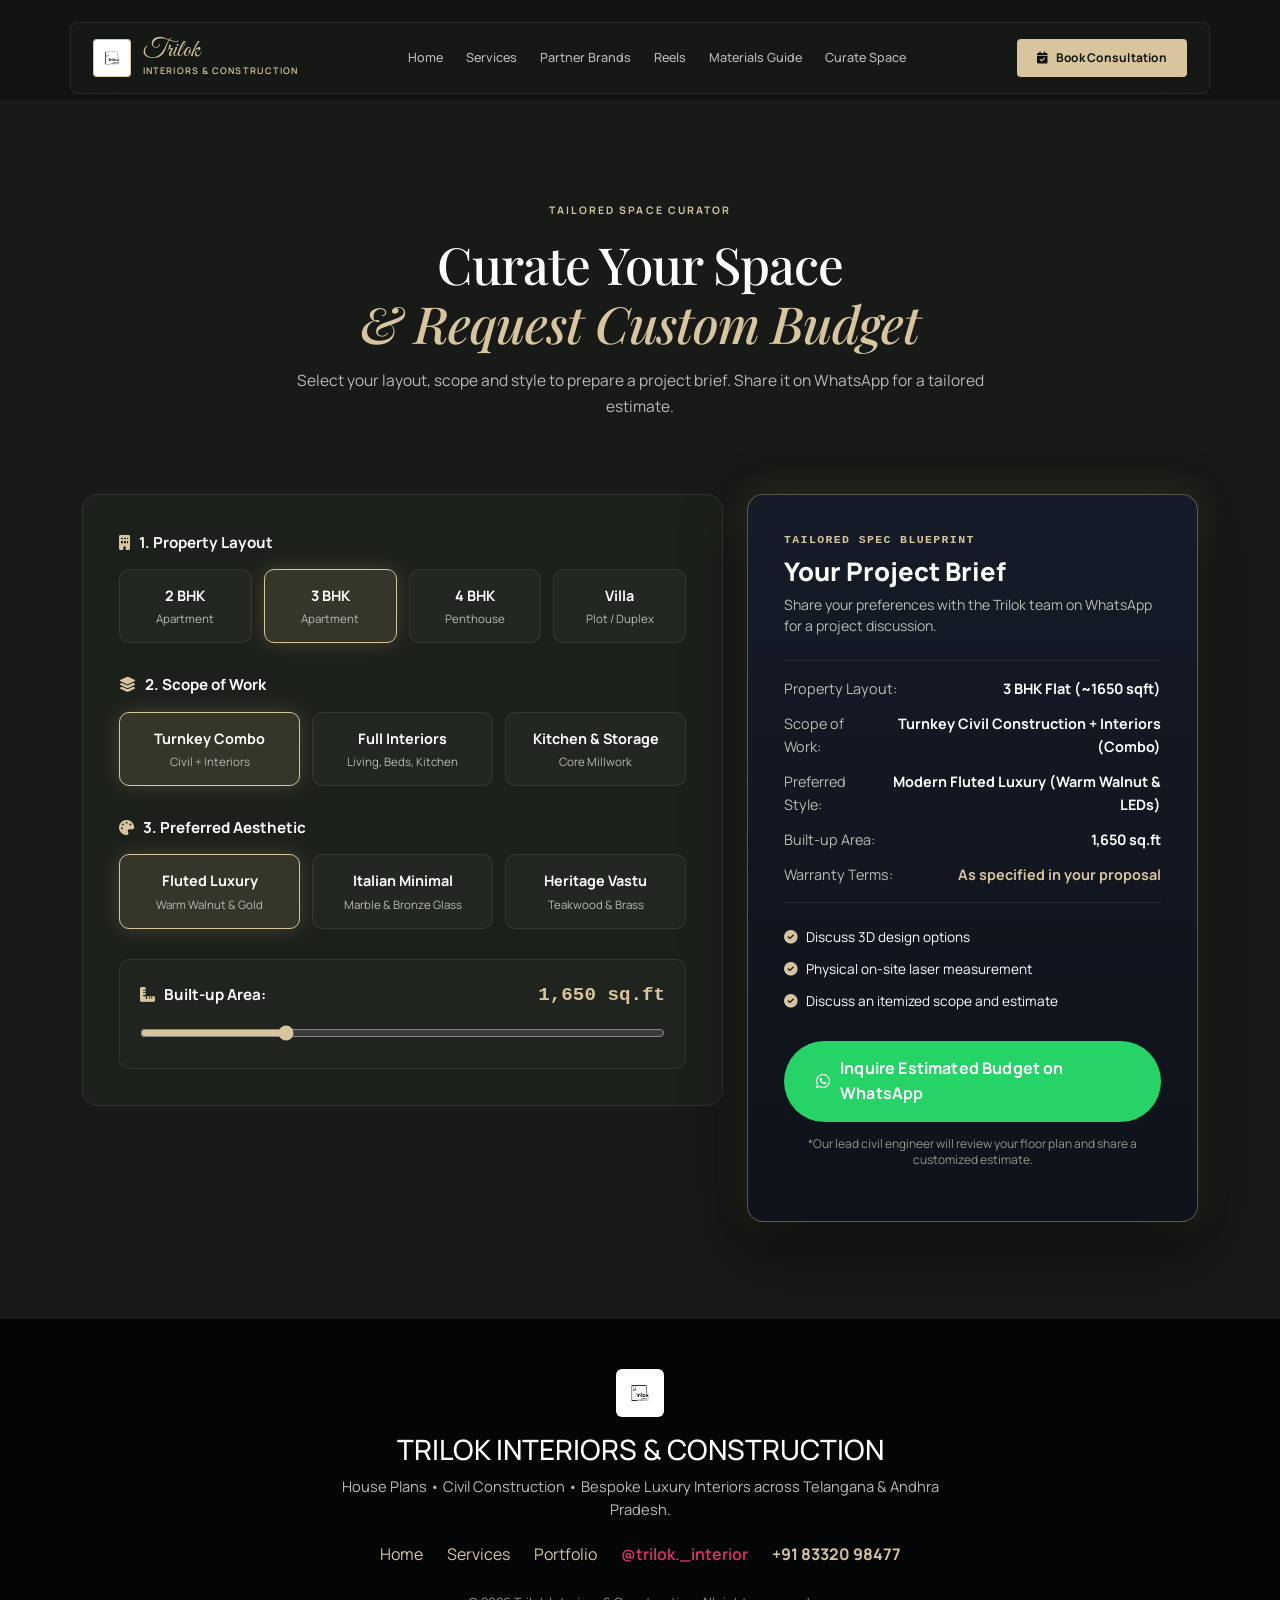
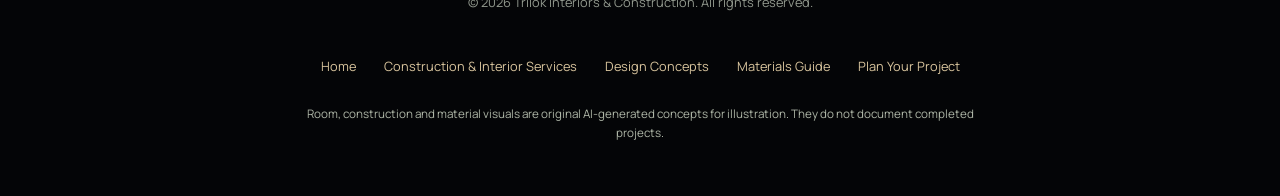
<file: calculator.html>
<!DOCTYPE html>

<html lang="en">
<head>
<meta charset="utf-8"/>
<meta content="width=device-width, initial-scale=1.0" name="viewport"/>



<link href="logo.jpg" rel="icon" type="image/jpeg"/>
<link href="https://cdnjs.cloudflare.com/ajax/libs/font-awesome/6.4.0/css/all.min.css" rel="stylesheet"/>
<link href="https://cdn.jsdelivr.net/npm/bootstrap@5.3.3/dist/css/bootstrap.min.css" rel="stylesheet"/>
<link href="https://fonts.googleapis.com/css2?family=Great+Vibes&amp;family=Manrope:wght@400;500;600;700;800&amp;family=Playfair+Display:ital,wght@0,500;0,600;1,500&amp;display=swap" rel="stylesheet"/>
<link href="styles.css" rel="stylesheet"/>

<!-- SEO:START -->
<title>Plan Your Interiors &amp; Request a Custom Estimate | Trilok</title>
<meta name="description" content="Choose your property layout, area, interior style and construction scope. Send a personalized project brief to Trilok on WhatsApp for a tailored estimate.">
<meta name="robots" content="index, follow, max-image-preview:large">
<meta name="theme-color" content="#111310">
<meta property="og:type" content="website">
<meta property="og:locale" content="en_IN">
<meta property="og:site_name" content="Trilok Interiors &amp; Construction">
<meta property="og:title" content="Plan Your Interiors &amp; Request a Custom Estimate | Trilok">
<meta property="og:description" content="Choose your property layout, area, interior style and construction scope. Send a personalized project brief to Trilok on WhatsApp for a tailored estimate.">
<meta property="og:image" content="assets/generated/living-grand-1536.webp">
<meta property="og:image:width" content="1536">
<meta property="og:image:height" content="1024">
<meta property="og:image:alt" content="Original AI-generated Trilok home design concept">
<meta name="twitter:card" content="summary_large_image">
<meta name="twitter:title" content="Plan Your Interiors &amp; Request a Custom Estimate | Trilok">
<meta name="twitter:description" content="Choose your property layout, area, interior style and construction scope. Send a personalized project brief to Trilok on WhatsApp for a tailored estimate.">
<meta name="twitter:image" content="assets/generated/living-grand-1536.webp">
<meta name="twitter:image:alt" content="Original AI-generated Trilok home design concept">
<script type="application/ld+json">{"@context": "https://schema.org", "@graph": [{"@type": "Organization", "@id": "#organization", "name": "Trilok Interiors & Construction", "telephone": "+91-83320-98477", "logo": "logo.jpg", "sameAs": ["https://www.instagram.com/trilok._interior/"], "areaServed": [{"@type": "AdministrativeArea", "name": "Telangana"}, {"@type": "AdministrativeArea", "name": "Andhra Pradesh"}]}, {"@type": "WebSite", "@id": "#website", "name": "Trilok Interiors & Construction", "inLanguage": "en-IN", "publisher": {"@id": "#organization"}}, {"@type": "WebPage", "@id": "calculator.html#webpage", "name": "Plan Your Interiors & Request a Custom Estimate | Trilok", "description": "Choose your property layout, area, interior style and construction scope. Send a personalized project brief to Trilok on WhatsApp for a tailored estimate.", "inLanguage": "en-IN", "isPartOf": {"@id": "#website"}, "about": {"@id": "#organization"}, "primaryImageOfPage": {"@type": "ImageObject", "contentUrl": "assets/generated/living-grand-1536.webp", "caption": "Original AI-generated design concept"}}]}</script>
<!-- SEO:END -->
</head>
<body class="inner-page">

<div class="ambient-glow-orb ambient-orb-1"></div>
<div class="ambient-glow-orb ambient-orb-2"></div>

<header class="navbar-apple" id="navbarApple">
<div class="container navbar-apple__container">
<a class="navbar-apple__brand magnetic-target" href="index.html">
<img alt="Trilok" class="navbar-apple__logo" src="logo.jpg"/>
<div class="navbar-apple__title-group">
<span class="navbar-apple__title navbar-cursive">Trilok</span>
<span class="navbar-apple__sub">Interiors &amp; Construction</span>
</div>
</a>
<nav class="navbar-apple__nav" id="appleNavLinks"><a class="navbar-apple__link" href="index.html">Home</a><a class="navbar-apple__link" href="services.html">Services</a><a class="navbar-apple__link" href="index.html#brands">Partner Brands</a><a class="navbar-apple__link" href="index.html#instagram">Reels</a><a class="navbar-apple__link" href="materials.html">Materials Guide</a><a class="navbar-apple__link" href="calculator.html">Curate Space</a></nav>
<div class="navbar-apple__actions">
<a class="btn-apple-consult magnetic-target" href="index.html#contact">
<i class="fa-solid fa-calendar-check"></i> Book Consultation
        </a>
<button aria-label="Toggle navigation" class="navbar-apple__toggle" id="appleNavToggle">
<span></span><span></span><span></span>
</button>
</div>
</div>
</header><main id="main-content">

<section class="section-curator" id="curator">
<div class="container">
<div class="section-head text-center reveal-on-scroll">
<span class="section-tag"><i class="fa-solid fa-sliders"></i> Tailored Space Curator</span>
<h1 class="section-title">Curate Your Space <span class="text-gold-shimmer">&amp; Request Custom Budget</span></h1>
<p class="section-subtitle">
          Select your layout, scope and style to prepare a project brief. Share it on WhatsApp for a tailored estimate.
        </p>
</div>
<div class="row g-4 mt-2">

<div class="col-lg-7 reveal-on-scroll">
<div class="curator-controls-panel">

<div class="curator-group">
<span class="curator-group__title"><i class="fa-solid fa-building"></i> 1. Property Layout</span>
<div class="curator-options-grid">
<label class="curator-option magnetic-target">
<input name="curator_prop" type="radio" value="2 BHK Flat (~1150 sqft)"/>
<div class="curator-option__box">
<span class="curator-option__main">2 BHK</span>
<span class="curator-option__sub">Apartment</span>
</div>
</label>
<label class="curator-option magnetic-target">
<input checked="" name="curator_prop" type="radio" value="3 BHK Flat (~1650 sqft)"/>
<div class="curator-option__box">
<span class="curator-option__main">3 BHK</span>
<span class="curator-option__sub">Apartment</span>
</div>
</label>
<label class="curator-option magnetic-target">
<input name="curator_prop" type="radio" value="4 BHK / Penthouse (~2400 sqft)"/>
<div class="curator-option__box">
<span class="curator-option__main">4 BHK</span>
<span class="curator-option__sub">Penthouse</span>
</div>
</label>
<label class="curator-option magnetic-target">
<input name="curator_prop" type="radio" value="Independent Villa / Duplex (~3500 sqft)"/>
<div class="curator-option__box">
<span class="curator-option__main">Villa</span>
<span class="curator-option__sub">Plot / Duplex</span>
</div>
</label>
</div>
</div>

<div class="curator-group">
<span class="curator-group__title"><i class="fa-solid fa-layer-group"></i> 2. Scope of Work</span>
<div class="curator-options-grid curator-options-grid--3">
<label class="curator-option magnetic-target">
<input checked="" name="curator_scope" type="radio" value="Turnkey Civil Construction + Interiors (Combo)"/>
<div class="curator-option__box">
<span class="curator-option__main">Turnkey Combo</span>
<span class="curator-option__sub">Civil + Interiors</span>
</div>
</label>
<label class="curator-option magnetic-target">
<input name="curator_scope" type="radio" value="Full Home Interiors Only"/>
<div class="curator-option__box">
<span class="curator-option__main">Full Interiors</span>
<span class="curator-option__sub">Living, Beds, Kitchen</span>
</div>
</label>
<label class="curator-option magnetic-target">
<input name="curator_scope" type="radio" value="Modular Kitchen &amp; Wardrobes Only"/>
<div class="curator-option__box">
<span class="curator-option__main">Kitchen &amp; Storage</span>
<span class="curator-option__sub">Core Millwork</span>
</div>
</label>
</div>
</div>

<div class="curator-group">
<span class="curator-group__title"><i class="fa-solid fa-palette"></i> 3. Preferred Aesthetic</span>
<div class="curator-options-grid curator-options-grid--3">
<label class="curator-option magnetic-target">
<input checked="" name="curator_style" type="radio" value="Modern Fluted Luxury (Warm Walnut &amp; LEDs)"/>
<div class="curator-option__box">
<span class="curator-option__main">Fluted Luxury</span>
<span class="curator-option__sub">Warm Walnut &amp; Gold</span>
</div>
</label>
<label class="curator-option magnetic-target">
<input name="curator_style" type="radio" value="Minimalist Italian (Marble &amp; Bronze Glass)"/>
<div class="curator-option__box">
<span class="curator-option__main">Italian Minimal</span>
<span class="curator-option__sub">Marble &amp; Bronze Glass</span>
</div>
</label>
<label class="curator-option magnetic-target">
<input name="curator_style" type="radio" value="Traditional Telangana Heritage &amp; Sacred Vastu"/>
<div class="curator-option__box">
<span class="curator-option__main">Heritage Vastu</span>
<span class="curator-option__sub">Teakwood &amp; Brass</span>
</div>
</label>
</div>
</div>

<div class="curator-area-box">
<div class="curator-area-box__header">
<span class="curator-area-box__label"><i class="fa-solid fa-ruler-combined"></i> Built-up Area:</span>
<span class="curator-area-box__val" id="areaDisplay">1,650 sq.ft</span>
</div>
<input aria-label="Built-up area in square feet" class="curator-slider" id="areaRange" max="5000" min="400" step="50" type="range" value="1650"/>
</div>
</div>
</div>

<div class="col-lg-5 reveal-on-scroll">
<div class="blueprint-summary-card tilt-card magnetic-target">
<div class="blueprint-summary-card__head">
<span class="blueprint-summary-card__badge">TAILORED SPEC BLUEPRINT</span>
<h3 class="blueprint-summary-card__title">Your Project Brief</h3>
<p class="blueprint-summary-card__sub">Share your preferences with the Trilok team on WhatsApp for a project discussion.</p>
</div>
<ul class="blueprint-summary-card__list">
<li><span>Property Layout:</span><strong id="bpProp">3 BHK Flat (~1650 sqft)</strong></li>
<li><span>Scope of Work:</span><strong id="bpScope">Turnkey Civil Construction + Interiors</strong></li>
<li><span>Preferred Style:</span><strong id="bpStyle">Modern Fluted Luxury (Walnut)</strong></li>
<li><span>Built-up Area:</span><strong id="bpArea">1,650 sq.ft</strong></li>
<li><span>Warranty Terms:</span><strong class="text-gold">As specified in your proposal</strong></li>
</ul>
<div class="blueprint-summary-card__perks">
<div class="blueprint-perk"><i class="fa-solid fa-circle-check"></i> Discuss 3D design options</div>
<div class="blueprint-perk"><i class="fa-solid fa-circle-check"></i> Physical on-site laser measurement</div>
<div class="blueprint-perk"><i class="fa-solid fa-circle-check"></i> Discuss an itemized scope and estimate</div>
</div>
<a class="btn-apple-primary btn-apple-primary--full pulse-button magnetic-target" href="#" id="blueprintWaBtn" rel="noopener noreferrer" target="_blank">
<i class="fa-brands fa-whatsapp"></i> Inquire Estimated Budget on WhatsApp
            </a>
<p class="blueprint-summary-card__note">
              *Our lead civil engineer will review your floor plan and share a customized estimate.
            </p>
</div>
</div>
</div>
</div>
</section>

</main><footer style="background: #040507; border-top: 1px solid var(--border-subtle); padding: 50px 0 25px; color: #FFF; text-align: center;">
<div class="container">
<img alt="Trilok" src="logo.jpg" style="height: 48px; border-radius: 6px; background: #FFF; padding: 2px; margin: 0 auto 16px;"/>
<h3 style="color: #FFF; margin-bottom: 8px;">TRILOK INTERIORS &amp; CONSTRUCTION</h3>
<p style="color: var(--text-secondary); max-width: 600px; margin: 0 auto 20px; font-size: 0.92rem;">
        House Plans • Civil Construction • Bespoke Luxury Interiors across Telangana &amp; Andhra Pradesh.
      </p>
<div style="display: flex; justify-content: center; gap: 24px; margin-bottom: 24px; flex-wrap: wrap;">
<a href="index.html" style="color: var(--champagne);">Home</a>
<a href="services.html" style="color: var(--champagne);">Services</a>
<a href="portfolio.html" style="color: var(--champagne);">Portfolio</a>
<a href="https://www.instagram.com/trilok._interior/" rel="noopener noreferrer" style="color: #E1306C; font-weight: 600;" target="_blank">@trilok._interior</a>
<a href="tel:+918332098477" style="color: var(--champagne); font-weight: 700;">+91 83320 98477</a>
</div>
<p style="font-size: 0.8rem; color: var(--text-muted);">© 2026 Trilok Interiors &amp; Construction. All rights reserved.</p>
</div>
<nav aria-label="Explore Trilok" class="footer-resource-links"><a href="index.html">Home</a><a href="services.html">Construction &amp; Interior Services</a><a href="portfolio.html">Design Concepts</a><a href="materials.html">Materials Guide</a><a href="calculator.html">Plan Your Project</a></nav><p class="image-disclosure footer-disclosure">Room, construction and material visuals are original AI-generated concepts for illustration. They do not document completed projects.</p></footer>
<script src="app.js"></script>
</body>
</html>
</file>
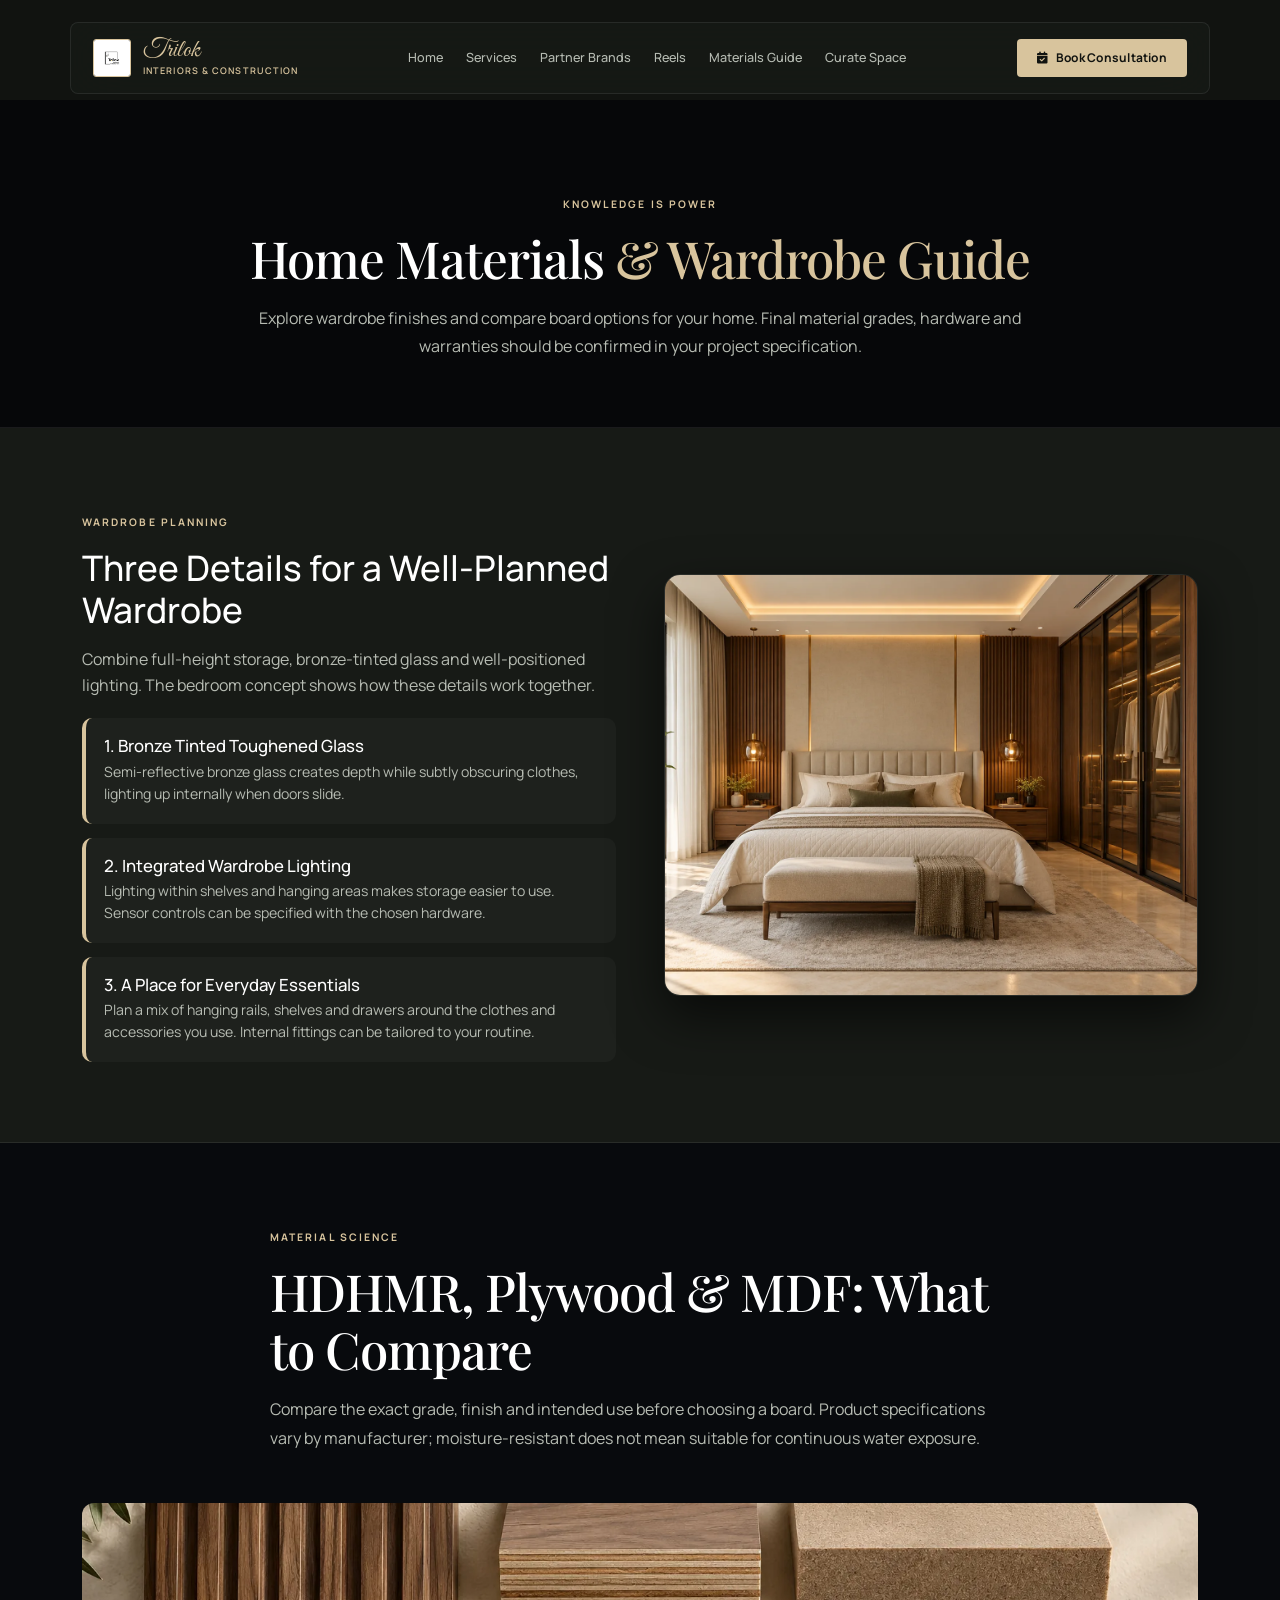
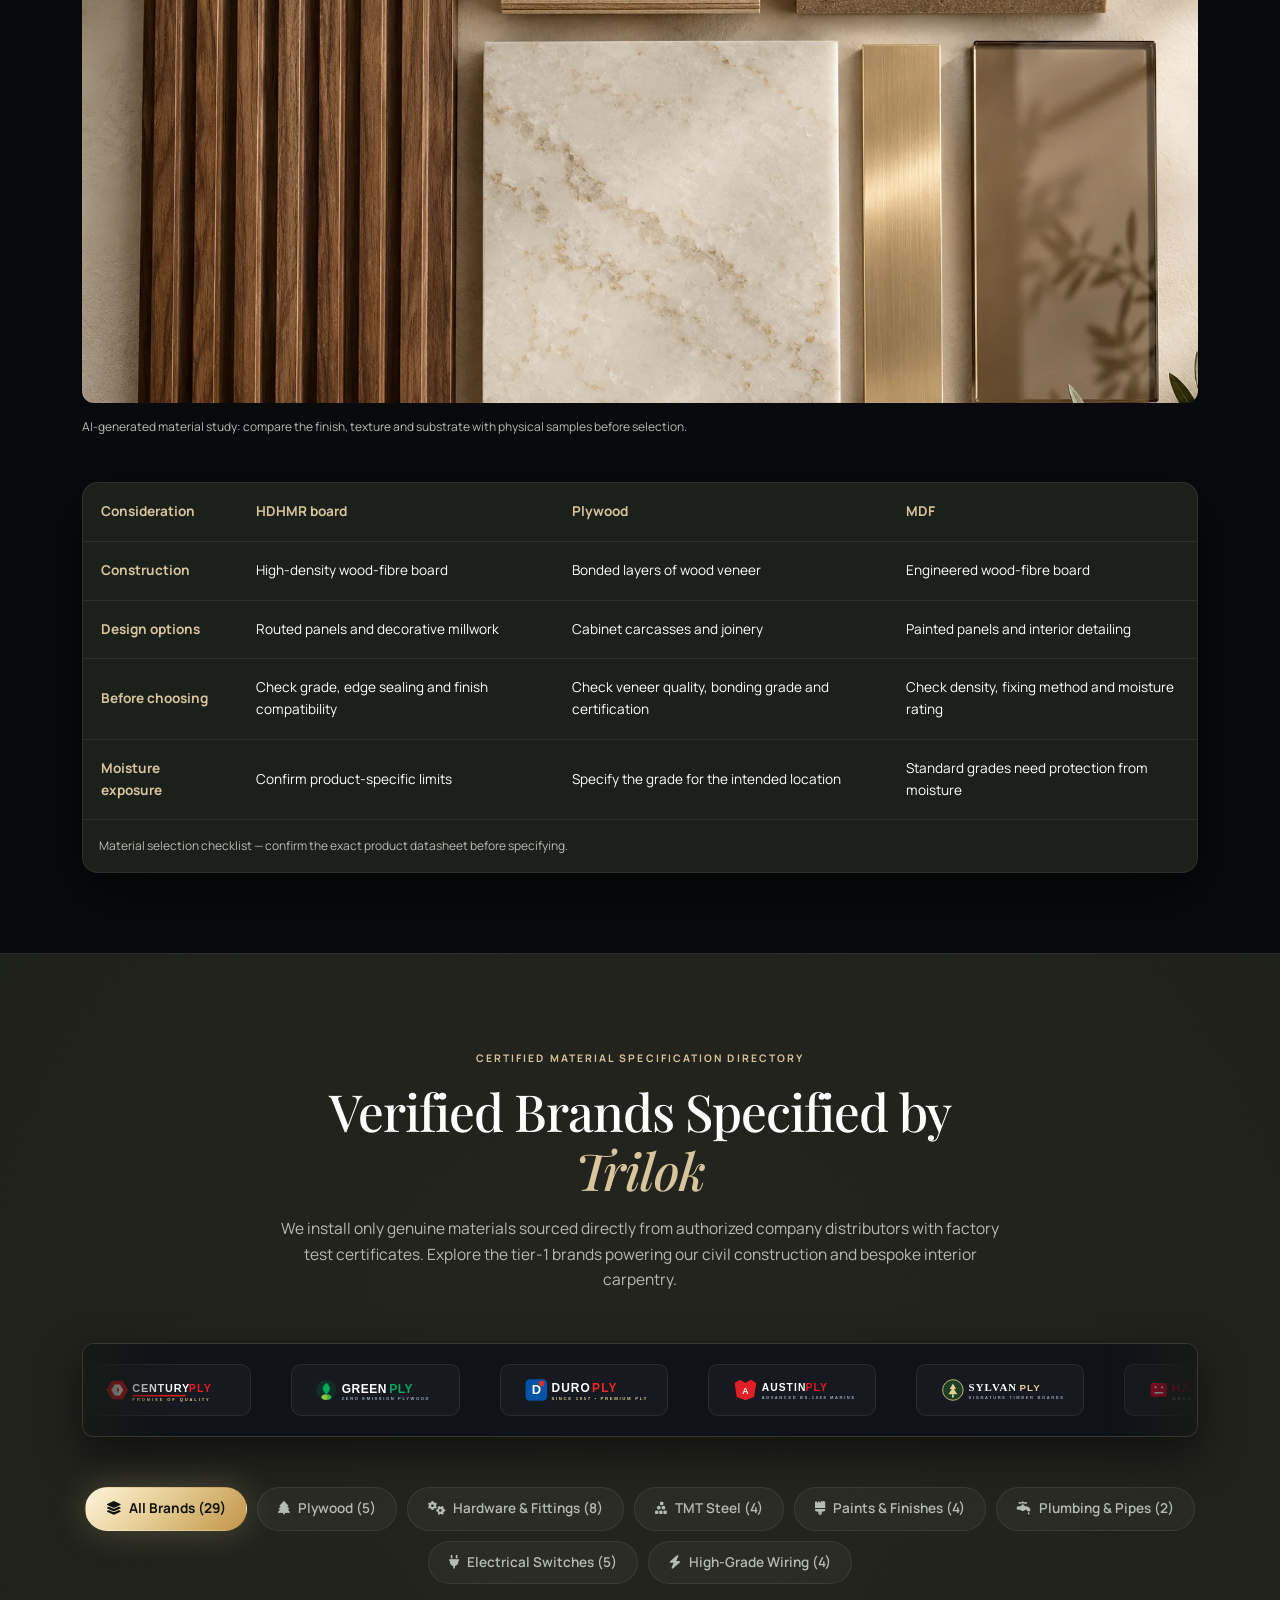
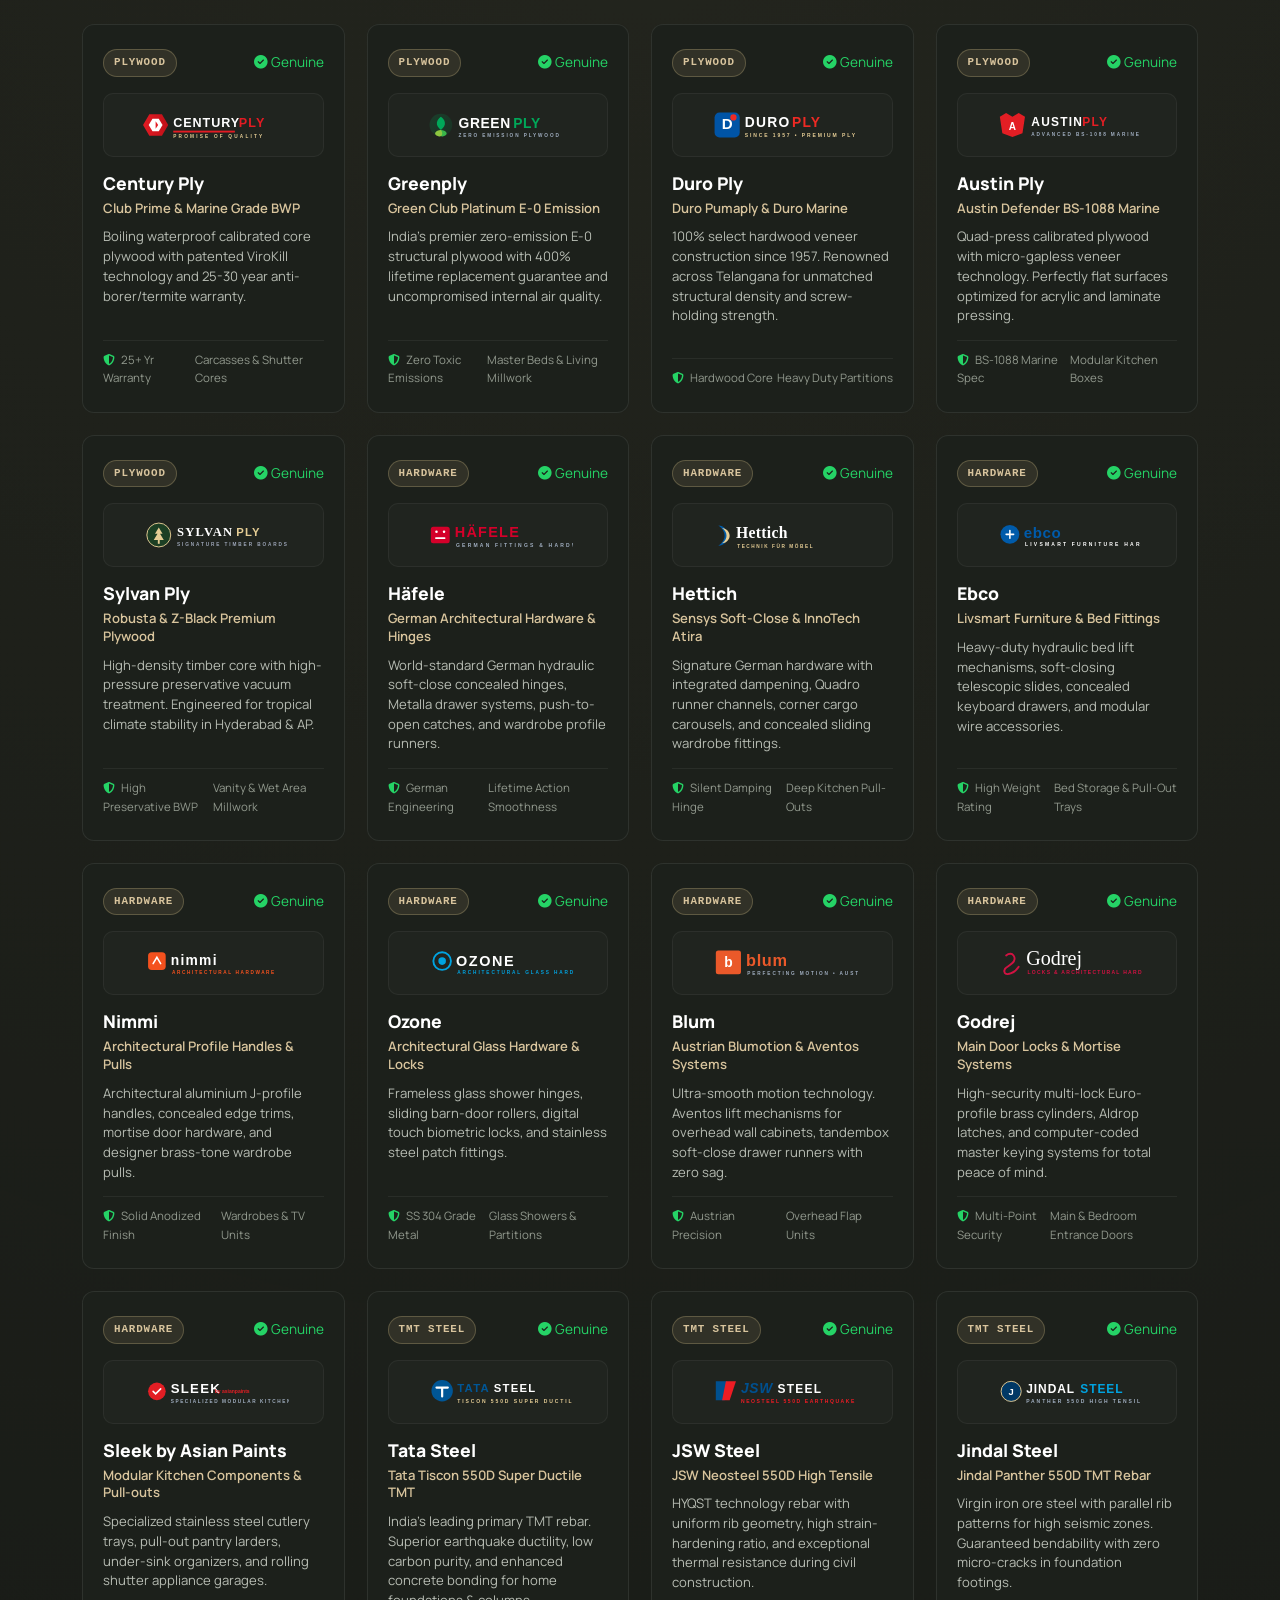
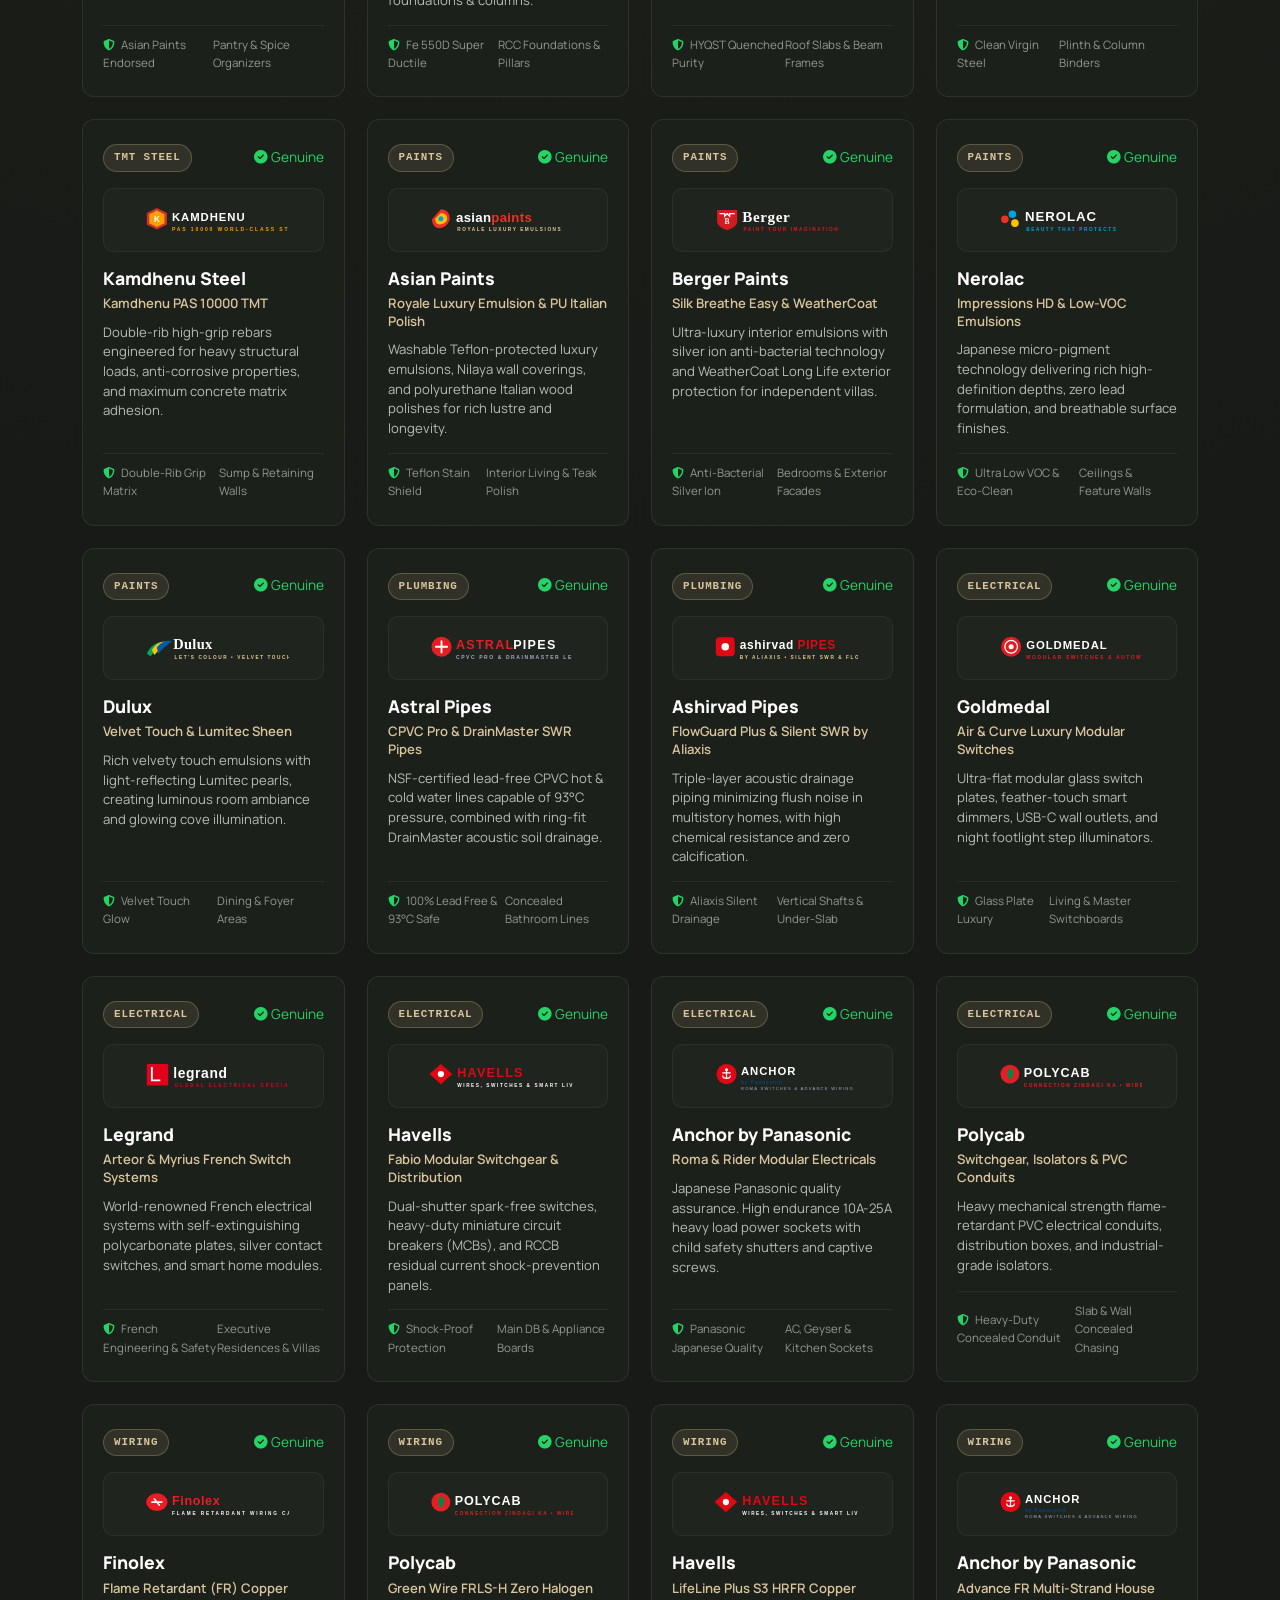
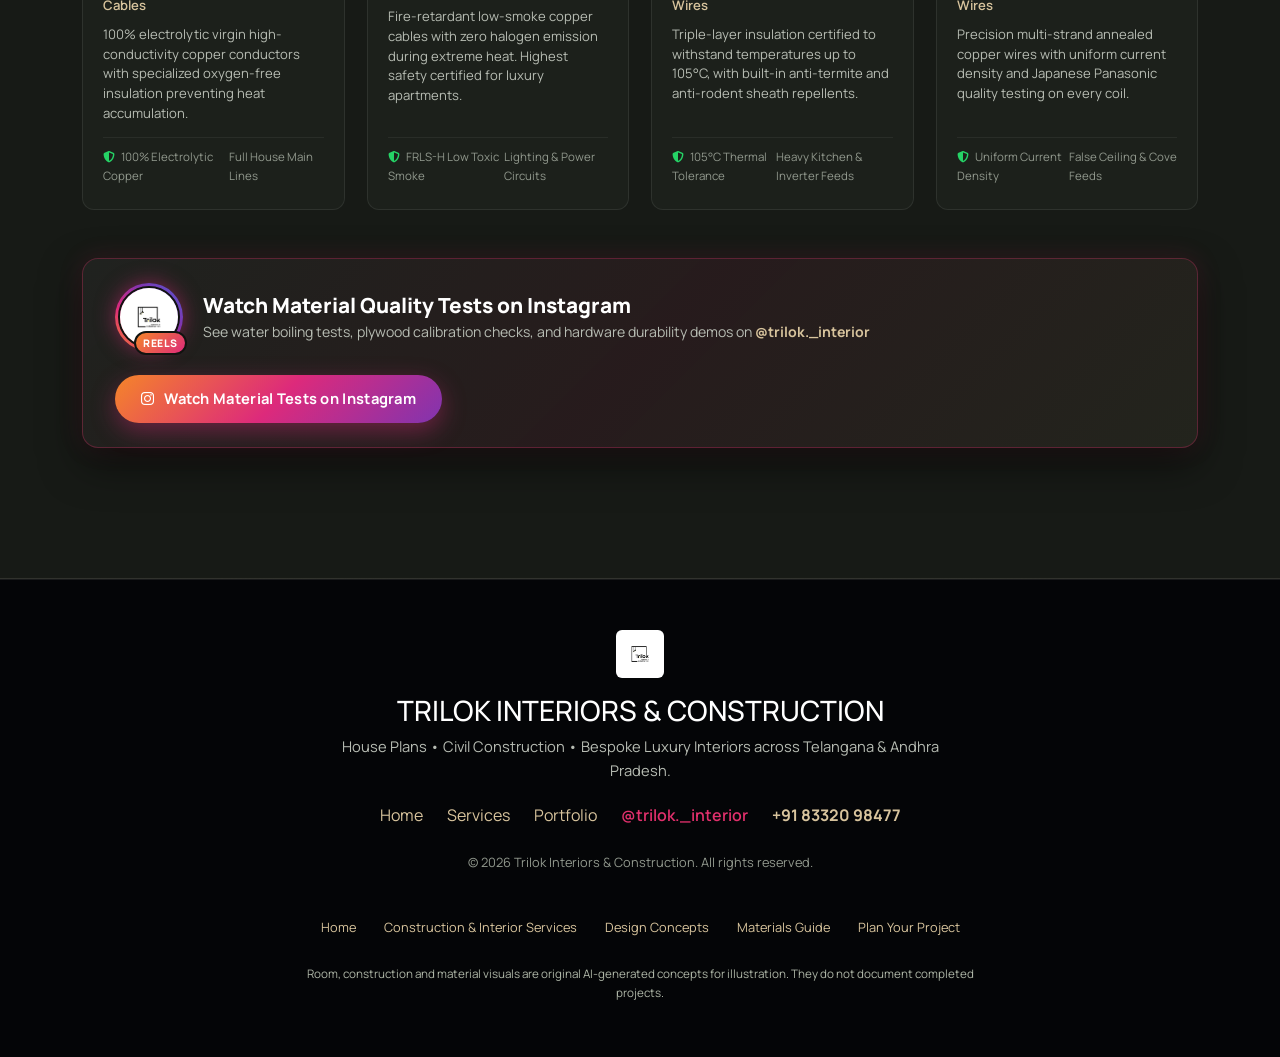
<file: materials.html>
<!DOCTYPE html>

<html lang="en">
<head>
<meta charset="utf-8"/>
<meta content="width=device-width, initial-scale=1.0" name="viewport"/>



<link href="logo.jpg" rel="icon" type="image/jpeg"/>
<link href="https://cdnjs.cloudflare.com/ajax/libs/font-awesome/6.4.0/css/all.min.css" rel="stylesheet"/>
<link href="https://cdn.jsdelivr.net/npm/bootstrap@5.3.3/dist/css/bootstrap.min.css" rel="stylesheet"/>
<link href="https://fonts.googleapis.com/css2?family=Great+Vibes&amp;family=Manrope:wght@400;500;600;700;800&amp;family=Playfair+Display:ital,wght@0,500;0,600;1,500&amp;display=swap" rel="stylesheet"/>
<link href="styles.css" rel="stylesheet"/>

<!-- SEO:START -->
<title>Interior Materials &amp; Wardrobe Design Guide | Trilok</title>
<meta name="description" content="Compare HDHMR, plywood and MDF considerations, explore wardrobe finishes and plan material choices for your home with Trilok Interiors &amp; Construction.">
<meta name="robots" content="index, follow, max-image-preview:large">
<meta name="theme-color" content="#111310">
<meta property="og:type" content="website">
<meta property="og:locale" content="en_IN">
<meta property="og:site_name" content="Trilok Interiors &amp; Construction">
<meta property="og:title" content="Interior Materials &amp; Wardrobe Design Guide | Trilok">
<meta property="og:description" content="Compare HDHMR, plywood and MDF considerations, explore wardrobe finishes and plan material choices for your home with Trilok Interiors &amp; Construction.">
<meta property="og:image" content="assets/generated/materials-1536.webp">
<meta property="og:image:width" content="1536">
<meta property="og:image:height" content="1024">
<meta property="og:image:alt" content="Original AI-generated Trilok home design concept">
<meta name="twitter:card" content="summary_large_image">
<meta name="twitter:title" content="Interior Materials &amp; Wardrobe Design Guide | Trilok">
<meta name="twitter:description" content="Compare HDHMR, plywood and MDF considerations, explore wardrobe finishes and plan material choices for your home with Trilok Interiors &amp; Construction.">
<meta name="twitter:image" content="assets/generated/materials-1536.webp">
<meta name="twitter:image:alt" content="Original AI-generated Trilok home design concept">
<script type="application/ld+json">{"@context": "https://schema.org", "@graph": [{"@type": "Organization", "@id": "#organization", "name": "Trilok Interiors & Construction", "telephone": "+91-83320-98477", "logo": "logo.jpg", "sameAs": ["https://www.instagram.com/trilok._interior/"], "areaServed": [{"@type": "AdministrativeArea", "name": "Telangana"}, {"@type": "AdministrativeArea", "name": "Andhra Pradesh"}]}, {"@type": "WebSite", "@id": "#website", "name": "Trilok Interiors & Construction", "inLanguage": "en-IN", "publisher": {"@id": "#organization"}}, {"@type": "WebPage", "@id": "materials.html#webpage", "name": "Interior Materials & Wardrobe Design Guide | Trilok", "description": "Compare HDHMR, plywood and MDF considerations, explore wardrobe finishes and plan material choices for your home with Trilok Interiors & Construction.", "inLanguage": "en-IN", "isPartOf": {"@id": "#website"}, "about": {"@id": "#organization"}, "primaryImageOfPage": {"@type": "ImageObject", "contentUrl": "assets/generated/materials-1536.webp", "caption": "Original AI-generated design concept"}}]}</script>
<!-- SEO:END -->
</head>
<body class="inner-page">

<div class="ambient-glow-orb ambient-orb-1"></div>
<div class="ambient-glow-orb ambient-orb-2"></div>

<header class="navbar-apple" id="navbarApple">
<div class="container navbar-apple__container">
<a class="navbar-apple__brand magnetic-target" href="index.html">
<img alt="Trilok" class="navbar-apple__logo" src="logo.jpg"/>
<div class="navbar-apple__title-group">
<span class="navbar-apple__title navbar-cursive">Trilok</span>
<span class="navbar-apple__sub">Interiors &amp; Construction</span>
</div>
</a>
<nav class="navbar-apple__nav" id="appleNavLinks"><a class="navbar-apple__link" href="index.html">Home</a><a class="navbar-apple__link" href="services.html">Services</a><a class="navbar-apple__link" href="#brands">Partner Brands</a><a class="navbar-apple__link" href="index.html#instagram">Reels</a><a class="navbar-apple__link" href="materials.html">Materials Guide</a><a class="navbar-apple__link" href="calculator.html">Curate Space</a></nav>
<div class="navbar-apple__actions">
<a class="btn-apple-consult magnetic-target" href="index.html#contact">
<i class="fa-solid fa-calendar-check"></i> Book Consultation
        </a>
<button aria-label="Toggle navigation" class="navbar-apple__toggle" id="appleNavToggle">
<span></span><span></span><span></span>
</button>
</div>
</div>
</header><main id="main-content">

<section style="background: #060709; color: #FFF; padding: 90px 0 50px; border-bottom: 1px solid var(--border-subtle); text-align: center;">
<div class="container" style="max-width: 840px; margin: 0 auto;">
<span class="section-tag"><i class="fa-solid fa-book-open"></i> Knowledge is Power</span>
<h1 class="section-title">Home Materials <span class="gold-text">&amp; Wardrobe Guide</span></h1>
<p class="section-desc">
        Explore wardrobe finishes and compare board options for your home. Final material grades, hardware and warranties should be confirmed in your project specification.
      </p>
</div>
</section>

<section style="padding: 80px 0; background: var(--bg-deep); border-bottom: 1px solid var(--border-subtle);">
<div class="container">
<div style="display: grid; grid-template-columns: 1fr 1fr; gap: 48px; align-items: center;">
<div>
<span class="section-tag">Wardrobe Planning</span>
<h2 style="font-size: 2.2rem; color: #FFF; margin-bottom: 16px;">Three Details for a Well-Planned Wardrobe</h2>
<p style="color: var(--text-secondary); margin-bottom: 20px; line-height: 1.6;">
            Combine full-height storage, bronze-tinted glass and well-positioned lighting. The bedroom concept shows how these details work together.
          </p>
<div style="display: flex; flex-direction: column; gap: 14px;">
<div style="background: rgba(255,255,255,0.03); padding: 18px; border-radius: var(--radius-sm); border-left: 4px solid var(--champagne);">
<h4 style="font-size: 1.05rem; color: #FFF; margin-bottom: 4px;">1. Bronze Tinted Toughened Glass</h4>
<p style="font-size: 0.88rem; color: var(--text-secondary); margin: 0;">Semi-reflective bronze glass creates depth while subtly obscuring clothes, lighting up internally when doors slide.</p>
</div>
<div style="background: rgba(255,255,255,0.03); padding: 18px; border-radius: var(--radius-sm); border-left: 4px solid var(--champagne);">
<h4 style="font-size: 1.05rem; color: #FFF; margin-bottom: 4px;">2. Integrated Wardrobe Lighting</h4>
<p style="font-size: 0.88rem; color: var(--text-secondary); margin: 0;">Lighting within shelves and hanging areas makes storage easier to use. Sensor controls can be specified with the chosen hardware.</p>
</div>
<div style="background: rgba(255,255,255,0.03); padding: 18px; border-radius: var(--radius-sm); border-left: 4px solid var(--champagne);">
<h4 style="font-size: 1.05rem; color: #FFF; margin-bottom: 4px;">3. A Place for Everyday Essentials</h4>
<p style="font-size: 0.88rem; color: var(--text-secondary); margin: 0;">Plan a mix of hanging rails, shelves and drawers around the clothes and accessories you use. Internal fittings can be tailored to your routine.</p>
</div>
</div>
</div>
<div style="border-radius: var(--radius-lg); overflow: hidden; box-shadow: 0 20px 50px rgba(0,0,0,0.6); border: 1px solid var(--border-subtle);">
<img alt="AI concept of a bedroom with upholstered headboard, walnut panels and bronze-glass wardrobes" decoding="async" height="1024" loading="lazy" sizes="(min-width: 1400px) 1320px, 100vw" src="assets/generated/bedroom-1536.webp" srcset="assets/generated/bedroom-640.webp 640w, assets/generated/bedroom-960.webp 960w, assets/generated/bedroom-1536.webp 1536w" style="width: 100%; height: 420px; object-fit: cover;" width="1536"/>
</div>
</div>
</div>
</section>

<section style="padding: 80px 0; background: #080A0D;">
<div class="container">
<div class="section-head">
<span class="section-tag">Material Science</span>
<h2 class="section-title">HDHMR, Plywood &amp; MDF: What to Compare</h2>
<p class="section-desc">Compare the exact grade, finish and intended use before choosing a board. Product specifications vary by manufacturer; moisture-resistant does not mean suitable for continuous water exposure.</p>
</div>
<figure class="materials-study"><img alt="AI materials study with fluted walnut, plywood layers, fibreboard, quartz, brass and bronze glass" decoding="async" height="1024" loading="lazy" sizes="(min-width: 1400px) 1320px, 100vw" src="assets/generated/materials-1536.webp" srcset="assets/generated/materials-640.webp 640w, assets/generated/materials-960.webp 960w, assets/generated/materials-1536.webp 1536w" width="1536"/><figcaption>AI-generated material study: compare the finish, texture and substrate with physical samples before selection.</figcaption></figure><div style="background: var(--bg-card); border-radius: var(--radius-lg); border: 1px solid var(--border-subtle); overflow-x: auto; box-shadow: 0 20px 60px rgba(0,0,0,0.6);">
<table style="width: 100%; border-collapse: collapse; min-width: 600px; text-align: left;"><caption>Material selection checklist — confirm the exact product datasheet before specifying.</caption><thead><tr><th scope="col">Consideration</th><th scope="col">HDHMR board</th><th scope="col">Plywood</th><th scope="col">MDF</th></tr></thead><tbody><tr><th scope="row">Construction</th><td>High-density wood-fibre board</td><td>Bonded layers of wood veneer</td><td>Engineered wood-fibre board</td></tr><tr><th scope="row">Design options</th><td>Routed panels and decorative millwork</td><td>Cabinet carcasses and joinery</td><td>Painted panels and interior detailing</td></tr><tr><th scope="row">Before choosing</th><td>Check grade, edge sealing and finish compatibility</td><td>Check veneer quality, bonding grade and certification</td><td>Check density, fixing method and moisture rating</td></tr><tr><th scope="row">Moisture exposure</th><td>Confirm product-specific limits</td><td>Specify the grade for the intended location</td><td>Standard grades need protection from moisture</td></tr></tbody></table>
</div>
</div>
</section>

<section class="section-brands" id="brands" style="padding: 90px 0;">
<div class="container">
<div class="section-head text-center reveal-on-scroll">
<span class="section-tag"><i class="fa-solid fa-award"></i> Certified Material Specification Directory</span>
<h2 class="section-title">Verified Brands Specified by <span class="text-gold-shimmer">Trilok</span></h2>
<p class="section-subtitle">
We install only genuine materials sourced directly from authorized company distributors with factory test certificates. Explore the tier-1 brands powering our civil construction and bespoke interior carpentry.
</p>
</div>

<div class="brand-ticker-wrap reveal-on-scroll">
<div class="brand-ticker-track">
  <div class="brand-ticker-item" title="Century Ply"><img src="assets/brands/centuryply.svg" alt="Century Ply Logo" loading="lazy" width="140" height="38"/></div>
  <div class="brand-ticker-item" title="Greenply"><img src="assets/brands/greenply.svg" alt="Greenply Logo" loading="lazy" width="140" height="38"/></div>
  <div class="brand-ticker-item" title="Duro Ply"><img src="assets/brands/duroply.svg" alt="Duro Ply Logo" loading="lazy" width="140" height="38"/></div>
  <div class="brand-ticker-item" title="Austin Ply"><img src="assets/brands/austinply.svg" alt="Austin Ply Logo" loading="lazy" width="140" height="38"/></div>
  <div class="brand-ticker-item" title="Sylvan Ply"><img src="assets/brands/sylvanply.svg" alt="Sylvan Ply Logo" loading="lazy" width="140" height="38"/></div>
  <div class="brand-ticker-item" title="Häfele"><img src="assets/brands/hafele.svg" alt="Häfele Logo" loading="lazy" width="140" height="38"/></div>
  <div class="brand-ticker-item" title="Hettich"><img src="assets/brands/hettich.svg" alt="Hettich Logo" loading="lazy" width="140" height="38"/></div>
  <div class="brand-ticker-item" title="Ebco"><img src="assets/brands/ebco.svg" alt="Ebco Logo" loading="lazy" width="140" height="38"/></div>
  <div class="brand-ticker-item" title="Nimmi"><img src="assets/brands/nimmi.svg" alt="Nimmi Logo" loading="lazy" width="140" height="38"/></div>
  <div class="brand-ticker-item" title="Ozone"><img src="assets/brands/ozone.svg" alt="Ozone Logo" loading="lazy" width="140" height="38"/></div>
  <div class="brand-ticker-item" title="Blum"><img src="assets/brands/blum.svg" alt="Blum Logo" loading="lazy" width="140" height="38"/></div>
  <div class="brand-ticker-item" title="Godrej"><img src="assets/brands/godrej.svg" alt="Godrej Logo" loading="lazy" width="140" height="38"/></div>
  <div class="brand-ticker-item" title="Sleek by Asian Paints"><img src="assets/brands/sleek.svg" alt="Sleek by Asian Paints Logo" loading="lazy" width="140" height="38"/></div>
  <div class="brand-ticker-item" title="Tata Steel"><img src="assets/brands/tatasteel.svg" alt="Tata Steel Logo" loading="lazy" width="140" height="38"/></div>
  <div class="brand-ticker-item" title="JSW Steel"><img src="assets/brands/jswsteel.svg" alt="JSW Steel Logo" loading="lazy" width="140" height="38"/></div>
  <div class="brand-ticker-item" title="Jindal Steel"><img src="assets/brands/jindalsteel.svg" alt="Jindal Steel Logo" loading="lazy" width="140" height="38"/></div>
  <div class="brand-ticker-item" title="Kamdhenu Steel"><img src="assets/brands/kamdhenusteel.svg" alt="Kamdhenu Steel Logo" loading="lazy" width="140" height="38"/></div>
  <div class="brand-ticker-item" title="Asian Paints"><img src="assets/brands/asianpaints.svg" alt="Asian Paints Logo" loading="lazy" width="140" height="38"/></div>
  <div class="brand-ticker-item" title="Berger Paints"><img src="assets/brands/berger.svg" alt="Berger Paints Logo" loading="lazy" width="140" height="38"/></div>
  <div class="brand-ticker-item" title="Nerolac"><img src="assets/brands/nerolac.svg" alt="Nerolac Logo" loading="lazy" width="140" height="38"/></div>
  <div class="brand-ticker-item" title="Dulux"><img src="assets/brands/dulux.svg" alt="Dulux Logo" loading="lazy" width="140" height="38"/></div>
  <div class="brand-ticker-item" title="Astral Pipes"><img src="assets/brands/astralpipes.svg" alt="Astral Pipes Logo" loading="lazy" width="140" height="38"/></div>
  <div class="brand-ticker-item" title="Ashirvad Pipes"><img src="assets/brands/ashirvadpipes.svg" alt="Ashirvad Pipes Logo" loading="lazy" width="140" height="38"/></div>
  <div class="brand-ticker-item" title="Goldmedal"><img src="assets/brands/goldmedal.svg" alt="Goldmedal Logo" loading="lazy" width="140" height="38"/></div>
  <div class="brand-ticker-item" title="Legrand"><img src="assets/brands/legrand.svg" alt="Legrand Logo" loading="lazy" width="140" height="38"/></div>
  <div class="brand-ticker-item" title="Havells"><img src="assets/brands/havells.svg" alt="Havells Logo" loading="lazy" width="140" height="38"/></div>
  <div class="brand-ticker-item" title="Anchor by Panasonic"><img src="assets/brands/anchor.svg" alt="Anchor by Panasonic Logo" loading="lazy" width="140" height="38"/></div>
  <div class="brand-ticker-item" title="Polycab"><img src="assets/brands/polycab.svg" alt="Polycab Logo" loading="lazy" width="140" height="38"/></div>
  <div class="brand-ticker-item" title="Finolex"><img src="assets/brands/finolex.svg" alt="Finolex Logo" loading="lazy" width="140" height="38"/></div>
  <div class="brand-ticker-item" title="Century Ply"><img src="assets/brands/centuryply.svg" alt="Century Ply Logo" loading="lazy" width="140" height="38"/></div>
  <div class="brand-ticker-item" title="Greenply"><img src="assets/brands/greenply.svg" alt="Greenply Logo" loading="lazy" width="140" height="38"/></div>
  <div class="brand-ticker-item" title="Duro Ply"><img src="assets/brands/duroply.svg" alt="Duro Ply Logo" loading="lazy" width="140" height="38"/></div>
  <div class="brand-ticker-item" title="Austin Ply"><img src="assets/brands/austinply.svg" alt="Austin Ply Logo" loading="lazy" width="140" height="38"/></div>
  <div class="brand-ticker-item" title="Sylvan Ply"><img src="assets/brands/sylvanply.svg" alt="Sylvan Ply Logo" loading="lazy" width="140" height="38"/></div>
  <div class="brand-ticker-item" title="Häfele"><img src="assets/brands/hafele.svg" alt="Häfele Logo" loading="lazy" width="140" height="38"/></div>
  <div class="brand-ticker-item" title="Hettich"><img src="assets/brands/hettich.svg" alt="Hettich Logo" loading="lazy" width="140" height="38"/></div>
  <div class="brand-ticker-item" title="Ebco"><img src="assets/brands/ebco.svg" alt="Ebco Logo" loading="lazy" width="140" height="38"/></div>
  <div class="brand-ticker-item" title="Nimmi"><img src="assets/brands/nimmi.svg" alt="Nimmi Logo" loading="lazy" width="140" height="38"/></div>
  <div class="brand-ticker-item" title="Ozone"><img src="assets/brands/ozone.svg" alt="Ozone Logo" loading="lazy" width="140" height="38"/></div>
  <div class="brand-ticker-item" title="Blum"><img src="assets/brands/blum.svg" alt="Blum Logo" loading="lazy" width="140" height="38"/></div>
  <div class="brand-ticker-item" title="Godrej"><img src="assets/brands/godrej.svg" alt="Godrej Logo" loading="lazy" width="140" height="38"/></div>
  <div class="brand-ticker-item" title="Sleek by Asian Paints"><img src="assets/brands/sleek.svg" alt="Sleek by Asian Paints Logo" loading="lazy" width="140" height="38"/></div>
  <div class="brand-ticker-item" title="Tata Steel"><img src="assets/brands/tatasteel.svg" alt="Tata Steel Logo" loading="lazy" width="140" height="38"/></div>
  <div class="brand-ticker-item" title="JSW Steel"><img src="assets/brands/jswsteel.svg" alt="JSW Steel Logo" loading="lazy" width="140" height="38"/></div>
  <div class="brand-ticker-item" title="Jindal Steel"><img src="assets/brands/jindalsteel.svg" alt="Jindal Steel Logo" loading="lazy" width="140" height="38"/></div>
  <div class="brand-ticker-item" title="Kamdhenu Steel"><img src="assets/brands/kamdhenusteel.svg" alt="Kamdhenu Steel Logo" loading="lazy" width="140" height="38"/></div>
  <div class="brand-ticker-item" title="Asian Paints"><img src="assets/brands/asianpaints.svg" alt="Asian Paints Logo" loading="lazy" width="140" height="38"/></div>
  <div class="brand-ticker-item" title="Berger Paints"><img src="assets/brands/berger.svg" alt="Berger Paints Logo" loading="lazy" width="140" height="38"/></div>
  <div class="brand-ticker-item" title="Nerolac"><img src="assets/brands/nerolac.svg" alt="Nerolac Logo" loading="lazy" width="140" height="38"/></div>
  <div class="brand-ticker-item" title="Dulux"><img src="assets/brands/dulux.svg" alt="Dulux Logo" loading="lazy" width="140" height="38"/></div>
  <div class="brand-ticker-item" title="Astral Pipes"><img src="assets/brands/astralpipes.svg" alt="Astral Pipes Logo" loading="lazy" width="140" height="38"/></div>
  <div class="brand-ticker-item" title="Ashirvad Pipes"><img src="assets/brands/ashirvadpipes.svg" alt="Ashirvad Pipes Logo" loading="lazy" width="140" height="38"/></div>
  <div class="brand-ticker-item" title="Goldmedal"><img src="assets/brands/goldmedal.svg" alt="Goldmedal Logo" loading="lazy" width="140" height="38"/></div>
  <div class="brand-ticker-item" title="Legrand"><img src="assets/brands/legrand.svg" alt="Legrand Logo" loading="lazy" width="140" height="38"/></div>
  <div class="brand-ticker-item" title="Havells"><img src="assets/brands/havells.svg" alt="Havells Logo" loading="lazy" width="140" height="38"/></div>
  <div class="brand-ticker-item" title="Anchor by Panasonic"><img src="assets/brands/anchor.svg" alt="Anchor by Panasonic Logo" loading="lazy" width="140" height="38"/></div>
  <div class="brand-ticker-item" title="Polycab"><img src="assets/brands/polycab.svg" alt="Polycab Logo" loading="lazy" width="140" height="38"/></div>
  <div class="brand-ticker-item" title="Finolex"><img src="assets/brands/finolex.svg" alt="Finolex Logo" loading="lazy" width="140" height="38"/></div>
</div>
</div>


<!-- Brand Category Filter Buttons -->
<div class="brand-filters reveal-on-scroll">
<button class="brand-filter-btn active" data-filter="all"><i class="fa-solid fa-layer-group"></i> All Brands (29)</button>
<button class="brand-filter-btn" data-filter="plywood"><i class="fa-solid fa-tree"></i> Plywood (5)</button>
<button class="brand-filter-btn" data-filter="hardware"><i class="fa-solid fa-gears"></i> Hardware &amp; Fittings (8)</button>
<button class="brand-filter-btn" data-filter="steel"><i class="fa-solid fa-cubes-stacked"></i> TMT Steel (4)</button>
<button class="brand-filter-btn" data-filter="paints"><i class="fa-solid fa-brush"></i> Paints &amp; Finishes (4)</button>
<button class="brand-filter-btn" data-filter="plumbing"><i class="fa-solid fa-faucet-drip"></i> Plumbing &amp; Pipes (2)</button>
<button class="brand-filter-btn" data-filter="electrical"><i class="fa-solid fa-plug"></i> Electrical Switches (5)</button>
<button class="brand-filter-btn" data-filter="wiring"><i class="fa-solid fa-bolt"></i> High-Grade Wiring (4)</button>
</div>

<!-- Brands Grid -->
<div class="brands-grid" id="materialsBrandsGrid">
<div class="brand-card reveal-on-scroll" data-category="plywood">
  <div class="brand-card__header">
    <span class="brand-cat-pill">Plywood</span>
    <span class="brand-verified" title="Certified Brand Partner"><i class="fa-solid fa-circle-check"></i> Genuine</span>
  </div>
  <div class="brand-logo-container">
    <img src="assets/brands/centuryply.svg" alt="Century Ply Logo" class="brand-logo-img" loading="lazy" width="180" height="44"/>
  </div>
  <h3 class="brand-card__title">Century Ply</h3>
  <p class="brand-card__spec">Club Prime & Marine Grade BWP</p>
  <p class="brand-card__desc">Boiling waterproof calibrated core plywood with patented ViroKill technology and 25-30 year anti-borer/termite warranty.</p>
  <div class="brand-card__footer">
    <span><i class="fa-solid fa-shield-halved"></i> 25+ Yr Warranty</span>
    <span>Carcasses & Shutter Cores</span>
  </div>
</div>
<div class="brand-card reveal-on-scroll" data-category="plywood">
  <div class="brand-card__header">
    <span class="brand-cat-pill">Plywood</span>
    <span class="brand-verified" title="Certified Brand Partner"><i class="fa-solid fa-circle-check"></i> Genuine</span>
  </div>
  <div class="brand-logo-container">
    <img src="assets/brands/greenply.svg" alt="Greenply Logo" class="brand-logo-img" loading="lazy" width="180" height="44"/>
  </div>
  <h3 class="brand-card__title">Greenply</h3>
  <p class="brand-card__spec">Green Club Platinum E-0 Emission</p>
  <p class="brand-card__desc">India's premier zero-emission E-0 structural plywood with 400% lifetime replacement guarantee and uncompromised internal air quality.</p>
  <div class="brand-card__footer">
    <span><i class="fa-solid fa-shield-halved"></i> Zero Toxic Emissions</span>
    <span>Master Beds & Living Millwork</span>
  </div>
</div>
<div class="brand-card reveal-on-scroll" data-category="plywood">
  <div class="brand-card__header">
    <span class="brand-cat-pill">Plywood</span>
    <span class="brand-verified" title="Certified Brand Partner"><i class="fa-solid fa-circle-check"></i> Genuine</span>
  </div>
  <div class="brand-logo-container">
    <img src="assets/brands/duroply.svg" alt="Duro Ply Logo" class="brand-logo-img" loading="lazy" width="180" height="44"/>
  </div>
  <h3 class="brand-card__title">Duro Ply</h3>
  <p class="brand-card__spec">Duro Pumaply & Duro Marine</p>
  <p class="brand-card__desc">100% select hardwood veneer construction since 1957. Renowned across Telangana for unmatched structural density and screw-holding strength.</p>
  <div class="brand-card__footer">
    <span><i class="fa-solid fa-shield-halved"></i> Hardwood Core</span>
    <span>Heavy Duty Partitions</span>
  </div>
</div>
<div class="brand-card reveal-on-scroll" data-category="plywood">
  <div class="brand-card__header">
    <span class="brand-cat-pill">Plywood</span>
    <span class="brand-verified" title="Certified Brand Partner"><i class="fa-solid fa-circle-check"></i> Genuine</span>
  </div>
  <div class="brand-logo-container">
    <img src="assets/brands/austinply.svg" alt="Austin Ply Logo" class="brand-logo-img" loading="lazy" width="180" height="44"/>
  </div>
  <h3 class="brand-card__title">Austin Ply</h3>
  <p class="brand-card__spec">Austin Defender BS-1088 Marine</p>
  <p class="brand-card__desc">Quad-press calibrated plywood with micro-gapless veneer technology. Perfectly flat surfaces optimized for acrylic and laminate pressing.</p>
  <div class="brand-card__footer">
    <span><i class="fa-solid fa-shield-halved"></i> BS-1088 Marine Spec</span>
    <span>Modular Kitchen Boxes</span>
  </div>
</div>
<div class="brand-card reveal-on-scroll" data-category="plywood">
  <div class="brand-card__header">
    <span class="brand-cat-pill">Plywood</span>
    <span class="brand-verified" title="Certified Brand Partner"><i class="fa-solid fa-circle-check"></i> Genuine</span>
  </div>
  <div class="brand-logo-container">
    <img src="assets/brands/sylvanply.svg" alt="Sylvan Ply Logo" class="brand-logo-img" loading="lazy" width="180" height="44"/>
  </div>
  <h3 class="brand-card__title">Sylvan Ply</h3>
  <p class="brand-card__spec">Robusta & Z-Black Premium Plywood</p>
  <p class="brand-card__desc">High-density timber core with high-pressure preservative vacuum treatment. Engineered for tropical climate stability in Hyderabad & AP.</p>
  <div class="brand-card__footer">
    <span><i class="fa-solid fa-shield-halved"></i> High Preservative BWP</span>
    <span>Vanity & Wet Area Millwork</span>
  </div>
</div>
<div class="brand-card reveal-on-scroll" data-category="hardware">
  <div class="brand-card__header">
    <span class="brand-cat-pill">Hardware</span>
    <span class="brand-verified" title="Certified Brand Partner"><i class="fa-solid fa-circle-check"></i> Genuine</span>
  </div>
  <div class="brand-logo-container">
    <img src="assets/brands/hafele.svg" alt="Häfele Logo" class="brand-logo-img" loading="lazy" width="180" height="44"/>
  </div>
  <h3 class="brand-card__title">Häfele</h3>
  <p class="brand-card__spec">German Architectural Hardware & Hinges</p>
  <p class="brand-card__desc">World-standard German hydraulic soft-close concealed hinges, Metalla drawer systems, push-to-open catches, and wardrobe profile runners.</p>
  <div class="brand-card__footer">
    <span><i class="fa-solid fa-shield-halved"></i> German Engineering</span>
    <span>Lifetime Action Smoothness</span>
  </div>
</div>
<div class="brand-card reveal-on-scroll" data-category="hardware">
  <div class="brand-card__header">
    <span class="brand-cat-pill">Hardware</span>
    <span class="brand-verified" title="Certified Brand Partner"><i class="fa-solid fa-circle-check"></i> Genuine</span>
  </div>
  <div class="brand-logo-container">
    <img src="assets/brands/hettich.svg" alt="Hettich Logo" class="brand-logo-img" loading="lazy" width="180" height="44"/>
  </div>
  <h3 class="brand-card__title">Hettich</h3>
  <p class="brand-card__spec">Sensys Soft-Close & InnoTech Atira</p>
  <p class="brand-card__desc">Signature German hardware with integrated dampening, Quadro runner channels, corner cargo carousels, and concealed sliding wardrobe fittings.</p>
  <div class="brand-card__footer">
    <span><i class="fa-solid fa-shield-halved"></i> Silent Damping Hinge</span>
    <span>Deep Kitchen Pull-Outs</span>
  </div>
</div>
<div class="brand-card reveal-on-scroll" data-category="hardware">
  <div class="brand-card__header">
    <span class="brand-cat-pill">Hardware</span>
    <span class="brand-verified" title="Certified Brand Partner"><i class="fa-solid fa-circle-check"></i> Genuine</span>
  </div>
  <div class="brand-logo-container">
    <img src="assets/brands/ebco.svg" alt="Ebco Logo" class="brand-logo-img" loading="lazy" width="180" height="44"/>
  </div>
  <h3 class="brand-card__title">Ebco</h3>
  <p class="brand-card__spec">Livsmart Furniture & Bed Fittings</p>
  <p class="brand-card__desc">Heavy-duty hydraulic bed lift mechanisms, soft-closing telescopic slides, concealed keyboard drawers, and modular wire accessories.</p>
  <div class="brand-card__footer">
    <span><i class="fa-solid fa-shield-halved"></i> High Weight Rating</span>
    <span>Bed Storage & Pull-Out Trays</span>
  </div>
</div>
<div class="brand-card reveal-on-scroll" data-category="hardware">
  <div class="brand-card__header">
    <span class="brand-cat-pill">Hardware</span>
    <span class="brand-verified" title="Certified Brand Partner"><i class="fa-solid fa-circle-check"></i> Genuine</span>
  </div>
  <div class="brand-logo-container">
    <img src="assets/brands/nimmi.svg" alt="Nimmi Logo" class="brand-logo-img" loading="lazy" width="180" height="44"/>
  </div>
  <h3 class="brand-card__title">Nimmi</h3>
  <p class="brand-card__spec">Architectural Profile Handles & Pulls</p>
  <p class="brand-card__desc">Architectural aluminium J-profile handles, concealed edge trims, mortise door hardware, and designer brass-tone wardrobe pulls.</p>
  <div class="brand-card__footer">
    <span><i class="fa-solid fa-shield-halved"></i> Solid Anodized Finish</span>
    <span>Wardrobes & TV Units</span>
  </div>
</div>
<div class="brand-card reveal-on-scroll" data-category="hardware">
  <div class="brand-card__header">
    <span class="brand-cat-pill">Hardware</span>
    <span class="brand-verified" title="Certified Brand Partner"><i class="fa-solid fa-circle-check"></i> Genuine</span>
  </div>
  <div class="brand-logo-container">
    <img src="assets/brands/ozone.svg" alt="Ozone Logo" class="brand-logo-img" loading="lazy" width="180" height="44"/>
  </div>
  <h3 class="brand-card__title">Ozone</h3>
  <p class="brand-card__spec">Architectural Glass Hardware & Locks</p>
  <p class="brand-card__desc">Frameless glass shower hinges, sliding barn-door rollers, digital touch biometric locks, and stainless steel patch fittings.</p>
  <div class="brand-card__footer">
    <span><i class="fa-solid fa-shield-halved"></i> SS 304 Grade Metal</span>
    <span>Glass Showers & Partitions</span>
  </div>
</div>
<div class="brand-card reveal-on-scroll" data-category="hardware">
  <div class="brand-card__header">
    <span class="brand-cat-pill">Hardware</span>
    <span class="brand-verified" title="Certified Brand Partner"><i class="fa-solid fa-circle-check"></i> Genuine</span>
  </div>
  <div class="brand-logo-container">
    <img src="assets/brands/blum.svg" alt="Blum Logo" class="brand-logo-img" loading="lazy" width="180" height="44"/>
  </div>
  <h3 class="brand-card__title">Blum</h3>
  <p class="brand-card__spec">Austrian Blumotion & Aventos Systems</p>
  <p class="brand-card__desc">Ultra-smooth motion technology. Aventos lift mechanisms for overhead wall cabinets, tandembox soft-close drawer runners with zero sag.</p>
  <div class="brand-card__footer">
    <span><i class="fa-solid fa-shield-halved"></i> Austrian Precision</span>
    <span>Overhead Flap Units</span>
  </div>
</div>
<div class="brand-card reveal-on-scroll" data-category="hardware">
  <div class="brand-card__header">
    <span class="brand-cat-pill">Hardware</span>
    <span class="brand-verified" title="Certified Brand Partner"><i class="fa-solid fa-circle-check"></i> Genuine</span>
  </div>
  <div class="brand-logo-container">
    <img src="assets/brands/godrej.svg" alt="Godrej Logo" class="brand-logo-img" loading="lazy" width="180" height="44"/>
  </div>
  <h3 class="brand-card__title">Godrej</h3>
  <p class="brand-card__spec">Main Door Locks & Mortise Systems</p>
  <p class="brand-card__desc">High-security multi-lock Euro-profile brass cylinders, Aldrop latches, and computer-coded master keying systems for total peace of mind.</p>
  <div class="brand-card__footer">
    <span><i class="fa-solid fa-shield-halved"></i> Multi-Point Security</span>
    <span>Main & Bedroom Entrance Doors</span>
  </div>
</div>
<div class="brand-card reveal-on-scroll" data-category="hardware">
  <div class="brand-card__header">
    <span class="brand-cat-pill">Hardware</span>
    <span class="brand-verified" title="Certified Brand Partner"><i class="fa-solid fa-circle-check"></i> Genuine</span>
  </div>
  <div class="brand-logo-container">
    <img src="assets/brands/sleek.svg" alt="Sleek by Asian Paints Logo" class="brand-logo-img" loading="lazy" width="180" height="44"/>
  </div>
  <h3 class="brand-card__title">Sleek by Asian Paints</h3>
  <p class="brand-card__spec">Modular Kitchen Components & Pull-outs</p>
  <p class="brand-card__desc">Specialized stainless steel cutlery trays, pull-out pantry larders, under-sink organizers, and rolling shutter appliance garages.</p>
  <div class="brand-card__footer">
    <span><i class="fa-solid fa-shield-halved"></i> Asian Paints Endorsed</span>
    <span>Pantry & Spice Organizers</span>
  </div>
</div>
<div class="brand-card reveal-on-scroll" data-category="steel">
  <div class="brand-card__header">
    <span class="brand-cat-pill">TMT Steel</span>
    <span class="brand-verified" title="Certified Brand Partner"><i class="fa-solid fa-circle-check"></i> Genuine</span>
  </div>
  <div class="brand-logo-container">
    <img src="assets/brands/tatasteel.svg" alt="Tata Steel Logo" class="brand-logo-img" loading="lazy" width="180" height="44"/>
  </div>
  <h3 class="brand-card__title">Tata Steel</h3>
  <p class="brand-card__spec">Tata Tiscon 550D Super Ductile TMT</p>
  <p class="brand-card__desc">India's leading primary TMT rebar. Superior earthquake ductility, low carbon purity, and enhanced concrete bonding for home foundations & columns.</p>
  <div class="brand-card__footer">
    <span><i class="fa-solid fa-shield-halved"></i> Fe 550D Super Ductile</span>
    <span>RCC Foundations & Pillars</span>
  </div>
</div>
<div class="brand-card reveal-on-scroll" data-category="steel">
  <div class="brand-card__header">
    <span class="brand-cat-pill">TMT Steel</span>
    <span class="brand-verified" title="Certified Brand Partner"><i class="fa-solid fa-circle-check"></i> Genuine</span>
  </div>
  <div class="brand-logo-container">
    <img src="assets/brands/jswsteel.svg" alt="JSW Steel Logo" class="brand-logo-img" loading="lazy" width="180" height="44"/>
  </div>
  <h3 class="brand-card__title">JSW Steel</h3>
  <p class="brand-card__spec">JSW Neosteel 550D High Tensile</p>
  <p class="brand-card__desc">HYQST technology rebar with uniform rib geometry, high strain-hardening ratio, and exceptional thermal resistance during civil construction.</p>
  <div class="brand-card__footer">
    <span><i class="fa-solid fa-shield-halved"></i> HYQST Quenched Purity</span>
    <span>Roof Slabs & Beam Frames</span>
  </div>
</div>
<div class="brand-card reveal-on-scroll" data-category="steel">
  <div class="brand-card__header">
    <span class="brand-cat-pill">TMT Steel</span>
    <span class="brand-verified" title="Certified Brand Partner"><i class="fa-solid fa-circle-check"></i> Genuine</span>
  </div>
  <div class="brand-logo-container">
    <img src="assets/brands/jindalsteel.svg" alt="Jindal Steel Logo" class="brand-logo-img" loading="lazy" width="180" height="44"/>
  </div>
  <h3 class="brand-card__title">Jindal Steel</h3>
  <p class="brand-card__spec">Jindal Panther 550D TMT Rebar</p>
  <p class="brand-card__desc">Virgin iron ore steel with parallel rib patterns for high seismic zones. Guaranteed bendability with zero micro-cracks in foundation footings.</p>
  <div class="brand-card__footer">
    <span><i class="fa-solid fa-shield-halved"></i> Clean Virgin Steel</span>
    <span>Plinth & Column Binders</span>
  </div>
</div>
<div class="brand-card reveal-on-scroll" data-category="steel">
  <div class="brand-card__header">
    <span class="brand-cat-pill">TMT Steel</span>
    <span class="brand-verified" title="Certified Brand Partner"><i class="fa-solid fa-circle-check"></i> Genuine</span>
  </div>
  <div class="brand-logo-container">
    <img src="assets/brands/kamdhenusteel.svg" alt="Kamdhenu Steel Logo" class="brand-logo-img" loading="lazy" width="180" height="44"/>
  </div>
  <h3 class="brand-card__title">Kamdhenu Steel</h3>
  <p class="brand-card__spec">Kamdhenu PAS 10000 TMT</p>
  <p class="brand-card__desc">Double-rib high-grip rebars engineered for heavy structural loads, anti-corrosive properties, and maximum concrete matrix adhesion.</p>
  <div class="brand-card__footer">
    <span><i class="fa-solid fa-shield-halved"></i> Double-Rib Grip Matrix</span>
    <span>Sump & Retaining Walls</span>
  </div>
</div>
<div class="brand-card reveal-on-scroll" data-category="paints">
  <div class="brand-card__header">
    <span class="brand-cat-pill">Paints</span>
    <span class="brand-verified" title="Certified Brand Partner"><i class="fa-solid fa-circle-check"></i> Genuine</span>
  </div>
  <div class="brand-logo-container">
    <img src="assets/brands/asianpaints.svg" alt="Asian Paints Logo" class="brand-logo-img" loading="lazy" width="180" height="44"/>
  </div>
  <h3 class="brand-card__title">Asian Paints</h3>
  <p class="brand-card__spec">Royale Luxury Emulsion & PU Italian Polish</p>
  <p class="brand-card__desc">Washable Teflon-protected luxury emulsions, Nilaya wall coverings, and polyurethane Italian wood polishes for rich lustre and longevity.</p>
  <div class="brand-card__footer">
    <span><i class="fa-solid fa-shield-halved"></i> Teflon Stain Shield</span>
    <span>Interior Living & Teak Polish</span>
  </div>
</div>
<div class="brand-card reveal-on-scroll" data-category="paints">
  <div class="brand-card__header">
    <span class="brand-cat-pill">Paints</span>
    <span class="brand-verified" title="Certified Brand Partner"><i class="fa-solid fa-circle-check"></i> Genuine</span>
  </div>
  <div class="brand-logo-container">
    <img src="assets/brands/berger.svg" alt="Berger Paints Logo" class="brand-logo-img" loading="lazy" width="180" height="44"/>
  </div>
  <h3 class="brand-card__title">Berger Paints</h3>
  <p class="brand-card__spec">Silk Breathe Easy & WeatherCoat</p>
  <p class="brand-card__desc">Ultra-luxury interior emulsions with silver ion anti-bacterial technology and WeatherCoat Long Life exterior protection for independent villas.</p>
  <div class="brand-card__footer">
    <span><i class="fa-solid fa-shield-halved"></i> Anti-Bacterial Silver Ion</span>
    <span>Bedrooms & Exterior Facades</span>
  </div>
</div>
<div class="brand-card reveal-on-scroll" data-category="paints">
  <div class="brand-card__header">
    <span class="brand-cat-pill">Paints</span>
    <span class="brand-verified" title="Certified Brand Partner"><i class="fa-solid fa-circle-check"></i> Genuine</span>
  </div>
  <div class="brand-logo-container">
    <img src="assets/brands/nerolac.svg" alt="Nerolac Logo" class="brand-logo-img" loading="lazy" width="180" height="44"/>
  </div>
  <h3 class="brand-card__title">Nerolac</h3>
  <p class="brand-card__spec">Impressions HD & Low-VOC Emulsions</p>
  <p class="brand-card__desc">Japanese micro-pigment technology delivering rich high-definition depths, zero lead formulation, and breathable surface finishes.</p>
  <div class="brand-card__footer">
    <span><i class="fa-solid fa-shield-halved"></i> Ultra Low VOC & Eco-Clean</span>
    <span>Ceilings & Feature Walls</span>
  </div>
</div>
<div class="brand-card reveal-on-scroll" data-category="paints">
  <div class="brand-card__header">
    <span class="brand-cat-pill">Paints</span>
    <span class="brand-verified" title="Certified Brand Partner"><i class="fa-solid fa-circle-check"></i> Genuine</span>
  </div>
  <div class="brand-logo-container">
    <img src="assets/brands/dulux.svg" alt="Dulux Logo" class="brand-logo-img" loading="lazy" width="180" height="44"/>
  </div>
  <h3 class="brand-card__title">Dulux</h3>
  <p class="brand-card__spec">Velvet Touch & Lumitec Sheen</p>
  <p class="brand-card__desc">Rich velvety touch emulsions with light-reflecting Lumitec pearls, creating luminous room ambiance and glowing cove illumination.</p>
  <div class="brand-card__footer">
    <span><i class="fa-solid fa-shield-halved"></i> Velvet Touch Glow</span>
    <span>Dining & Foyer Areas</span>
  </div>
</div>
<div class="brand-card reveal-on-scroll" data-category="plumbing">
  <div class="brand-card__header">
    <span class="brand-cat-pill">Plumbing</span>
    <span class="brand-verified" title="Certified Brand Partner"><i class="fa-solid fa-circle-check"></i> Genuine</span>
  </div>
  <div class="brand-logo-container">
    <img src="assets/brands/astralpipes.svg" alt="Astral Pipes Logo" class="brand-logo-img" loading="lazy" width="180" height="44"/>
  </div>
  <h3 class="brand-card__title">Astral Pipes</h3>
  <p class="brand-card__spec">CPVC Pro & DrainMaster SWR Pipes</p>
  <p class="brand-card__desc">NSF-certified lead-free CPVC hot & cold water lines capable of 93°C pressure, combined with ring-fit DrainMaster acoustic soil drainage.</p>
  <div class="brand-card__footer">
    <span><i class="fa-solid fa-shield-halved"></i> 100% Lead Free & 93°C Safe</span>
    <span>Concealed Bathroom Lines</span>
  </div>
</div>
<div class="brand-card reveal-on-scroll" data-category="plumbing">
  <div class="brand-card__header">
    <span class="brand-cat-pill">Plumbing</span>
    <span class="brand-verified" title="Certified Brand Partner"><i class="fa-solid fa-circle-check"></i> Genuine</span>
  </div>
  <div class="brand-logo-container">
    <img src="assets/brands/ashirvadpipes.svg" alt="Ashirvad Pipes Logo" class="brand-logo-img" loading="lazy" width="180" height="44"/>
  </div>
  <h3 class="brand-card__title">Ashirvad Pipes</h3>
  <p class="brand-card__spec">FlowGuard Plus & Silent SWR by Aliaxis</p>
  <p class="brand-card__desc">Triple-layer acoustic drainage piping minimizing flush noise in multistory homes, with high chemical resistance and zero calcification.</p>
  <div class="brand-card__footer">
    <span><i class="fa-solid fa-shield-halved"></i> Aliaxis Silent Drainage</span>
    <span>Vertical Shafts & Under-Slab</span>
  </div>
</div>
<div class="brand-card reveal-on-scroll" data-category="electrical">
  <div class="brand-card__header">
    <span class="brand-cat-pill">Electrical</span>
    <span class="brand-verified" title="Certified Brand Partner"><i class="fa-solid fa-circle-check"></i> Genuine</span>
  </div>
  <div class="brand-logo-container">
    <img src="assets/brands/goldmedal.svg" alt="Goldmedal Logo" class="brand-logo-img" loading="lazy" width="180" height="44"/>
  </div>
  <h3 class="brand-card__title">Goldmedal</h3>
  <p class="brand-card__spec">Air & Curve Luxury Modular Switches</p>
  <p class="brand-card__desc">Ultra-flat modular glass switch plates, feather-touch smart dimmers, USB-C wall outlets, and night footlight step illuminators.</p>
  <div class="brand-card__footer">
    <span><i class="fa-solid fa-shield-halved"></i> Glass Plate Luxury</span>
    <span>Living & Master Switchboards</span>
  </div>
</div>
<div class="brand-card reveal-on-scroll" data-category="electrical">
  <div class="brand-card__header">
    <span class="brand-cat-pill">Electrical</span>
    <span class="brand-verified" title="Certified Brand Partner"><i class="fa-solid fa-circle-check"></i> Genuine</span>
  </div>
  <div class="brand-logo-container">
    <img src="assets/brands/legrand.svg" alt="Legrand Logo" class="brand-logo-img" loading="lazy" width="180" height="44"/>
  </div>
  <h3 class="brand-card__title">Legrand</h3>
  <p class="brand-card__spec">Arteor & Myrius French Switch Systems</p>
  <p class="brand-card__desc">World-renowned French electrical systems with self-extinguishing polycarbonate plates, silver contact switches, and smart home modules.</p>
  <div class="brand-card__footer">
    <span><i class="fa-solid fa-shield-halved"></i> French Engineering & Safety</span>
    <span>Executive Residences & Villas</span>
  </div>
</div>
<div class="brand-card reveal-on-scroll" data-category="electrical">
  <div class="brand-card__header">
    <span class="brand-cat-pill">Electrical</span>
    <span class="brand-verified" title="Certified Brand Partner"><i class="fa-solid fa-circle-check"></i> Genuine</span>
  </div>
  <div class="brand-logo-container">
    <img src="assets/brands/havells.svg" alt="Havells Logo" class="brand-logo-img" loading="lazy" width="180" height="44"/>
  </div>
  <h3 class="brand-card__title">Havells</h3>
  <p class="brand-card__spec">Fabio Modular Switchgear & Distribution</p>
  <p class="brand-card__desc">Dual-shutter spark-free switches, heavy-duty miniature circuit breakers (MCBs), and RCCB residual current shock-prevention panels.</p>
  <div class="brand-card__footer">
    <span><i class="fa-solid fa-shield-halved"></i> Shock-Proof Protection</span>
    <span>Main DB & Appliance Boards</span>
  </div>
</div>
<div class="brand-card reveal-on-scroll" data-category="electrical">
  <div class="brand-card__header">
    <span class="brand-cat-pill">Electrical</span>
    <span class="brand-verified" title="Certified Brand Partner"><i class="fa-solid fa-circle-check"></i> Genuine</span>
  </div>
  <div class="brand-logo-container">
    <img src="assets/brands/anchor.svg" alt="Anchor by Panasonic Logo" class="brand-logo-img" loading="lazy" width="180" height="44"/>
  </div>
  <h3 class="brand-card__title">Anchor by Panasonic</h3>
  <p class="brand-card__spec">Roma & Rider Modular Electricals</p>
  <p class="brand-card__desc">Japanese Panasonic quality assurance. High endurance 10A-25A heavy load power sockets with child safety shutters and captive screws.</p>
  <div class="brand-card__footer">
    <span><i class="fa-solid fa-shield-halved"></i> Panasonic Japanese Quality</span>
    <span>AC, Geyser & Kitchen Sockets</span>
  </div>
</div>
<div class="brand-card reveal-on-scroll" data-category="electrical">
  <div class="brand-card__header">
    <span class="brand-cat-pill">Electrical</span>
    <span class="brand-verified" title="Certified Brand Partner"><i class="fa-solid fa-circle-check"></i> Genuine</span>
  </div>
  <div class="brand-logo-container">
    <img src="assets/brands/polycab.svg" alt="Polycab Logo" class="brand-logo-img" loading="lazy" width="180" height="44"/>
  </div>
  <h3 class="brand-card__title">Polycab</h3>
  <p class="brand-card__spec">Switchgear, Isolators & PVC Conduits</p>
  <p class="brand-card__desc">Heavy mechanical strength flame-retardant PVC electrical conduits, distribution boxes, and industrial-grade isolators.</p>
  <div class="brand-card__footer">
    <span><i class="fa-solid fa-shield-halved"></i> Heavy-Duty Concealed Conduit</span>
    <span>Slab & Wall Concealed Chasing</span>
  </div>
</div>
<div class="brand-card reveal-on-scroll" data-category="wiring">
  <div class="brand-card__header">
    <span class="brand-cat-pill">Wiring</span>
    <span class="brand-verified" title="Certified Brand Partner"><i class="fa-solid fa-circle-check"></i> Genuine</span>
  </div>
  <div class="brand-logo-container">
    <img src="assets/brands/finolex.svg" alt="Finolex Logo" class="brand-logo-img" loading="lazy" width="180" height="44"/>
  </div>
  <h3 class="brand-card__title">Finolex</h3>
  <p class="brand-card__spec">Flame Retardant (FR) Copper Cables</p>
  <p class="brand-card__desc">100% electrolytic virgin high-conductivity copper conductors with specialized oxygen-free insulation preventing heat accumulation.</p>
  <div class="brand-card__footer">
    <span><i class="fa-solid fa-shield-halved"></i> 100% Electrolytic Copper</span>
    <span>Full House Main Lines</span>
  </div>
</div>
<div class="brand-card reveal-on-scroll" data-category="wiring">
  <div class="brand-card__header">
    <span class="brand-cat-pill">Wiring</span>
    <span class="brand-verified" title="Certified Brand Partner"><i class="fa-solid fa-circle-check"></i> Genuine</span>
  </div>
  <div class="brand-logo-container">
    <img src="assets/brands/polycab.svg" alt="Polycab Logo" class="brand-logo-img" loading="lazy" width="180" height="44"/>
  </div>
  <h3 class="brand-card__title">Polycab</h3>
  <p class="brand-card__spec">Green Wire FRLS-H Zero Halogen</p>
  <p class="brand-card__desc">Fire-retardant low-smoke copper cables with zero halogen emission during extreme heat. Highest safety certified for luxury apartments.</p>
  <div class="brand-card__footer">
    <span><i class="fa-solid fa-shield-halved"></i> FRLS-H Low Toxic Smoke</span>
    <span>Lighting & Power Circuits</span>
  </div>
</div>
<div class="brand-card reveal-on-scroll" data-category="wiring">
  <div class="brand-card__header">
    <span class="brand-cat-pill">Wiring</span>
    <span class="brand-verified" title="Certified Brand Partner"><i class="fa-solid fa-circle-check"></i> Genuine</span>
  </div>
  <div class="brand-logo-container">
    <img src="assets/brands/havells.svg" alt="Havells Logo" class="brand-logo-img" loading="lazy" width="180" height="44"/>
  </div>
  <h3 class="brand-card__title">Havells</h3>
  <p class="brand-card__spec">LifeLine Plus S3 HRFR Copper Wires</p>
  <p class="brand-card__desc">Triple-layer insulation certified to withstand temperatures up to 105°C, with built-in anti-termite and anti-rodent sheath repellents.</p>
  <div class="brand-card__footer">
    <span><i class="fa-solid fa-shield-halved"></i> 105°C Thermal Tolerance</span>
    <span>Heavy Kitchen & Inverter Feeds</span>
  </div>
</div>
<div class="brand-card reveal-on-scroll" data-category="wiring">
  <div class="brand-card__header">
    <span class="brand-cat-pill">Wiring</span>
    <span class="brand-verified" title="Certified Brand Partner"><i class="fa-solid fa-circle-check"></i> Genuine</span>
  </div>
  <div class="brand-logo-container">
    <img src="assets/brands/anchor.svg" alt="Anchor by Panasonic Logo" class="brand-logo-img" loading="lazy" width="180" height="44"/>
  </div>
  <h3 class="brand-card__title">Anchor by Panasonic</h3>
  <p class="brand-card__spec">Advance FR Multi-Strand House Wires</p>
  <p class="brand-card__desc">Precision multi-strand annealed copper wires with uniform current density and Japanese Panasonic quality testing on every coil.</p>
  <div class="brand-card__footer">
    <span><i class="fa-solid fa-shield-halved"></i> Uniform Current Density</span>
    <span>False Ceiling & Cove Feeds</span>
  </div>
</div>

</div>

<!-- Instagram Callout for Material Testing & Unboxing -->
<div class="instagram-profile-header reveal-on-scroll mt-5">
<div class="instagram-profile-left">
<div class="instagram-avatar-wrap">
<img src="logo.jpg" alt="Trilok Interiors &amp; Construction" class="instagram-avatar"/>
<span class="instagram-badge-live">REELS</span>
</div>
<div class="instagram-profile-info">
<h3>Watch Material Quality Tests on Instagram</h3>
<p>See water boiling tests, plywood calibration checks, and hardware durability demos on <strong>@trilok._interior</strong></p>
</div>
</div>
<div class="instagram-profile-actions">
<a class="btn-instagram-follow magnetic-target" href="https://www.instagram.com/trilok._interior/" rel="noopener noreferrer" target="_blank">
<i class="fa-brands fa-instagram"></i> Watch Material Tests on Instagram
</a>
</div>
</div>

</div>
</section>

</main><footer style="background: #040507; border-top: 1px solid var(--border-subtle); padding: 50px 0 25px; color: #FFF; text-align: center;">
<div class="container">
<img alt="Trilok" src="logo.jpg" style="height: 48px; border-radius: 6px; background: #FFF; padding: 2px; margin: 0 auto 16px;"/>
<h3 style="color: #FFF; margin-bottom: 8px;">TRILOK INTERIORS &amp; CONSTRUCTION</h3>
<p style="color: var(--text-secondary); max-width: 600px; margin: 0 auto 20px; font-size: 0.92rem;">
        House Plans • Civil Construction • Bespoke Luxury Interiors across Telangana &amp; Andhra Pradesh.
      </p>
<div style="display: flex; justify-content: center; gap: 24px; margin-bottom: 24px; flex-wrap: wrap;">
<a href="index.html" style="color: var(--champagne);">Home</a>
<a href="services.html" style="color: var(--champagne);">Services</a>
<a href="portfolio.html" style="color: var(--champagne);">Portfolio</a>
<a href="https://www.instagram.com/trilok._interior/" rel="noopener noreferrer" style="color: #E1306C; font-weight: 600;" target="_blank">@trilok._interior</a>
<a href="tel:+918332098477" style="color: var(--champagne); font-weight: 700;">+91 83320 98477</a>
</div>
<p style="font-size: 0.8rem; color: var(--text-muted);">© 2026 Trilok Interiors &amp; Construction. All rights reserved.</p>
</div>
<nav aria-label="Explore Trilok" class="footer-resource-links"><a href="index.html">Home</a><a href="services.html">Construction &amp; Interior Services</a><a href="portfolio.html">Design Concepts</a><a href="materials.html">Materials Guide</a><a href="calculator.html">Plan Your Project</a></nav><p class="image-disclosure footer-disclosure">Room, construction and material visuals are original AI-generated concepts for illustration. They do not document completed projects.</p></footer>
<script src="app.js"></script>
</body>
</html>
</file>
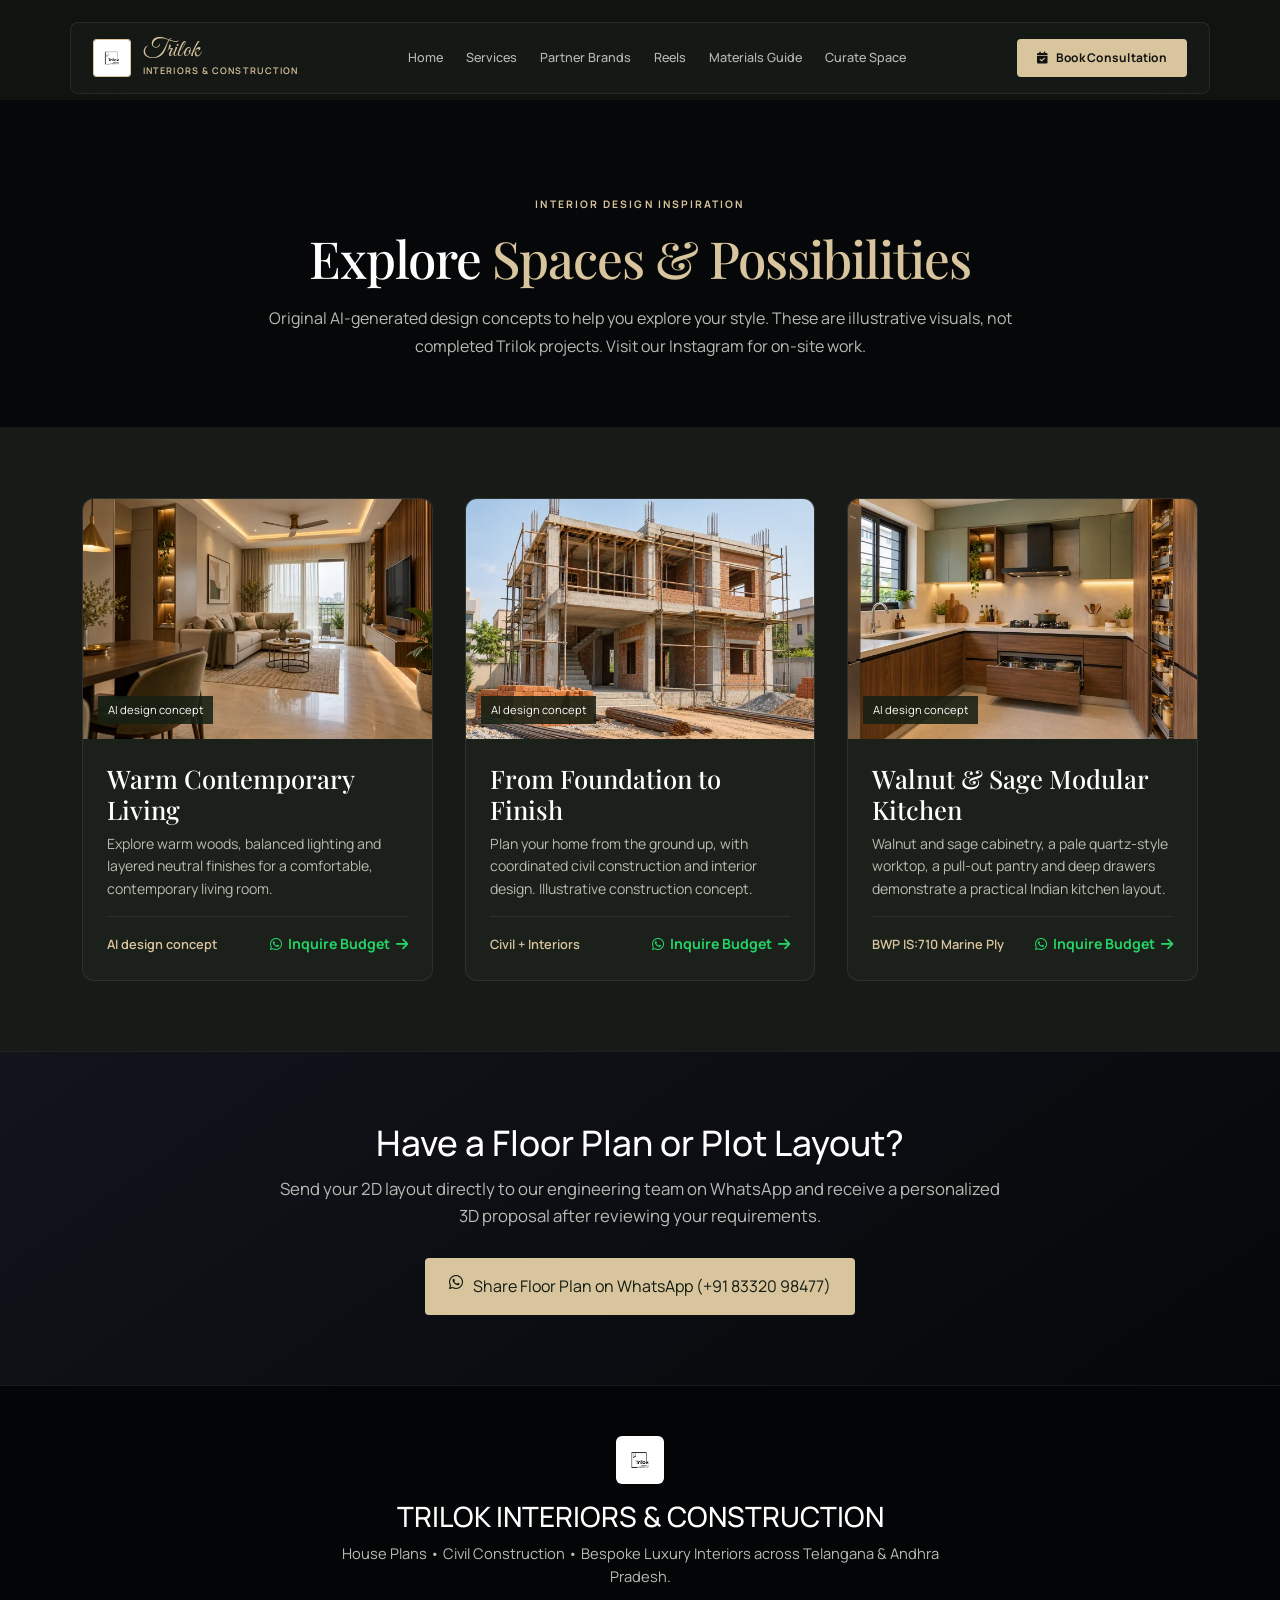
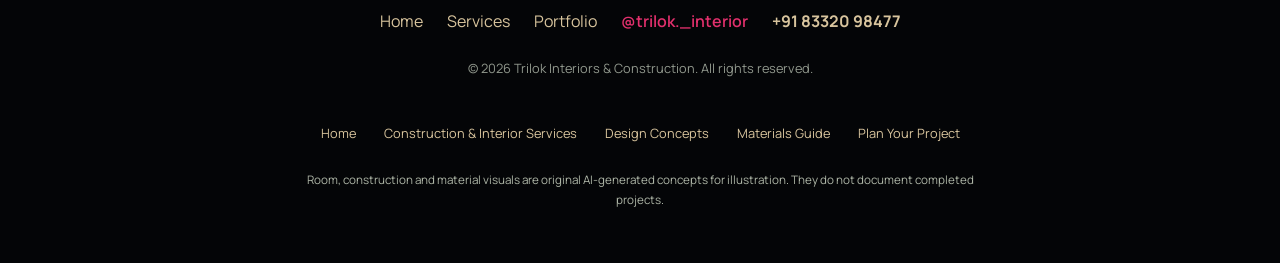
<file: portfolio.html>
<!DOCTYPE html>

<html lang="en">
<head>
<meta charset="utf-8"/>
<meta content="width=device-width, initial-scale=1.0" name="viewport"/>



<link href="logo.jpg" rel="icon" type="image/jpeg"/>
<link href="https://cdnjs.cloudflare.com/ajax/libs/font-awesome/6.4.0/css/all.min.css" rel="stylesheet"/>
<link href="https://cdn.jsdelivr.net/npm/bootstrap@5.3.3/dist/css/bootstrap.min.css" rel="stylesheet"/>
<link href="https://fonts.googleapis.com/css2?family=Great+Vibes&amp;family=Manrope:wght@400;500;600;700;800&amp;family=Playfair+Display:ital,wght@0,500;0,600;1,500&amp;display=swap" rel="stylesheet"/>
<link href="styles.css" rel="stylesheet"/>

<!-- SEO:START -->
<title>Interior Design Concepts for Indian Homes | Trilok</title>
<meta name="description" content="Explore original AI-generated living room, kitchen and home construction concepts. Find your design direction and discuss your project with Trilok.">
<meta name="robots" content="index, follow, max-image-preview:large">
<meta name="theme-color" content="#111310">
<meta property="og:type" content="website">
<meta property="og:locale" content="en_IN">
<meta property="og:site_name" content="Trilok Interiors &amp; Construction">
<meta property="og:title" content="Interior Design Concepts for Indian Homes | Trilok">
<meta property="og:description" content="Explore original AI-generated living room, kitchen and home construction concepts. Find your design direction and discuss your project with Trilok.">
<meta property="og:image" content="assets/generated/living-warm-1536.webp">
<meta property="og:image:width" content="1536">
<meta property="og:image:height" content="1024">
<meta property="og:image:alt" content="Original AI-generated Trilok home design concept">
<meta name="twitter:card" content="summary_large_image">
<meta name="twitter:title" content="Interior Design Concepts for Indian Homes | Trilok">
<meta name="twitter:description" content="Explore original AI-generated living room, kitchen and home construction concepts. Find your design direction and discuss your project with Trilok.">
<meta name="twitter:image" content="assets/generated/living-warm-1536.webp">
<meta name="twitter:image:alt" content="Original AI-generated Trilok home design concept">
<script type="application/ld+json">{"@context": "https://schema.org", "@graph": [{"@type": "Organization", "@id": "#organization", "name": "Trilok Interiors & Construction", "telephone": "+91-83320-98477", "logo": "logo.jpg", "sameAs": ["https://www.instagram.com/trilok._interior/"], "areaServed": [{"@type": "AdministrativeArea", "name": "Telangana"}, {"@type": "AdministrativeArea", "name": "Andhra Pradesh"}]}, {"@type": "WebSite", "@id": "#website", "name": "Trilok Interiors & Construction", "inLanguage": "en-IN", "publisher": {"@id": "#organization"}}, {"@type": "CollectionPage", "@id": "portfolio.html#webpage", "name": "Interior Design Concepts for Indian Homes | Trilok", "description": "Explore original AI-generated living room, kitchen and home construction concepts. Find your design direction and discuss your project with Trilok.", "inLanguage": "en-IN", "isPartOf": {"@id": "#website"}, "about": {"@id": "#organization"}, "primaryImageOfPage": {"@type": "ImageObject", "contentUrl": "assets/generated/living-warm-1536.webp", "caption": "Original AI-generated design concept"}}]}</script>
<!-- SEO:END -->
</head>
<body class="inner-page">

<div class="ambient-glow-orb ambient-orb-1"></div>
<div class="ambient-glow-orb ambient-orb-2"></div>

<header class="navbar-apple" id="navbarApple">
<div class="container navbar-apple__container">
<a class="navbar-apple__brand magnetic-target" href="index.html">
<img alt="Trilok" class="navbar-apple__logo" src="logo.jpg"/>
<div class="navbar-apple__title-group">
<span class="navbar-apple__title navbar-cursive">Trilok</span>
<span class="navbar-apple__sub">Interiors &amp; Construction</span>
</div>
</a>
<nav class="navbar-apple__nav" id="appleNavLinks"><a class="navbar-apple__link" href="index.html">Home</a><a class="navbar-apple__link" href="services.html">Services</a><a class="navbar-apple__link" href="index.html#brands">Partner Brands</a><a class="navbar-apple__link" href="index.html#instagram">Reels</a><a class="navbar-apple__link" href="materials.html">Materials Guide</a><a class="navbar-apple__link" href="calculator.html">Curate Space</a></nav>
<div class="navbar-apple__actions">
<a class="btn-apple-consult magnetic-target" href="index.html#contact">
<i class="fa-solid fa-calendar-check"></i> Book Consultation
        </a>
<button aria-label="Toggle navigation" class="navbar-apple__toggle" id="appleNavToggle">
<span></span><span></span><span></span>
</button>
</div>
</div>
</header><main id="main-content">

<section style="background: #060709; color: #FFF; padding: 90px 0 50px; border-bottom: 1px solid var(--border-subtle); text-align: center;">
<div class="container" style="max-width: 840px; margin: 0 auto;">
<span class="section-tag"><i class="fa-solid fa-images"></i> Interior Design Inspiration</span>
<h1 class="section-title">Explore <span class="gold-text">Spaces &amp; Possibilities</span></h1>
<p class="section-desc">Original AI-generated design concepts to help you explore your style. These are illustrative visuals, not completed Trilok projects. Visit our Instagram for on-site work.</p>
</div>
</section>

<section style="padding: 70px 0; background: var(--bg-deep);">
<div class="container">
<div style="display: grid; grid-template-columns: repeat(3, 1fr); gap: 32px;">

<div class="video-card-apple">
<div class="service-card-media" style="height: 240px; overflow: hidden; position: relative;">
<img alt="AI concept of a compact living room with walnut fluted TV wall, beige sofa and nesting tables" decoding="async" height="1024" loading="lazy" sizes="(min-width: 992px) 420px, (min-width: 768px) 50vw, 100vw" src="assets/generated/living-warm-1536.webp" srcset="assets/generated/living-warm-640.webp 640w, assets/generated/living-warm-960.webp 960w, assets/generated/living-warm-1536.webp 1536w" style="width: 100%; height: 100%; object-fit: cover;" width="1536"/>
<span class="video-badge-floating">AI design concept</span>
</div>
<div class="video-body-apple">
<h3>Warm Contemporary Living</h3>
<p>Explore warm woods, balanced lighting and layered neutral finishes for a comfortable, contemporary living room.</p>
<div style="margin-top: auto; padding-top: 16px; border-top: 1px solid var(--border-subtle); display: flex; justify-content: space-between; align-items: center;">
<span style="font-size: 0.8rem; color: var(--champagne); font-weight: 600;">AI design concept</span>
<a href="https://wa.me/918332098477?text=Hello%20Trilok%20Team,%20I%20like%20The%20Palm%20Horizon%20Residence%20project%20and%20want%20to%20know%20estimated%20budget" rel="noopener noreferrer" style="color: #25D366; font-weight: 700; font-size: 0.88rem; display: inline-flex; align-items: center; gap: 6px;" target="_blank">
<i class="fa-brands fa-whatsapp"></i> Inquire Budget <i class="fa-solid fa-arrow-right"></i>
</a>
</div>
</div>
</div>

<div class="video-card-apple">
<div class="service-card-media" style="height: 240px; overflow: hidden; position: relative;">
<img alt="AI visualization of a two-storey house under construction with RCC frame and brick walls" decoding="async" height="1024" loading="lazy" sizes="(min-width: 992px) 420px, (min-width: 768px) 50vw, 100vw" src="assets/generated/construction-1536.webp" srcset="assets/generated/construction-640.webp 640w, assets/generated/construction-960.webp 960w, assets/generated/construction-1536.webp 1536w" style="width: 100%; height: 100%; object-fit: cover;" width="1536"/>
<span class="video-badge-floating">AI design concept</span>
</div>
<div class="video-body-apple">
<h3>From Foundation to Finish</h3>
<p>Plan your home from the ground up, with coordinated civil construction and interior design. Illustrative construction concept.</p>
<div style="margin-top: auto; padding-top: 16px; border-top: 1px solid var(--border-subtle); display: flex; justify-content: space-between; align-items: center;">
<span style="font-size: 0.8rem; color: var(--champagne); font-weight: 600;">Civil + Interiors</span>
<a href="https://wa.me/918332098477?text=Hello%20Trilok%20Team,%20I%20like%20the%20Siddipet%20Duplex%20project%20and%20want%20to%20know%20estimated%20budget" rel="noopener noreferrer" style="color: #25D366; font-weight: 700; font-size: 0.88rem; display: inline-flex; align-items: center; gap: 6px;" target="_blank">
<i class="fa-brands fa-whatsapp"></i> Inquire Budget <i class="fa-solid fa-arrow-right"></i>
</a>
</div>
</div>
</div>

<div class="video-card-apple">
<div class="service-card-media" style="height: 240px; overflow: hidden; position: relative;">
<img alt="AI concept of a walnut and sage modular kitchen with quartz-style worktop, pantry and deep drawer" decoding="async" height="1024" loading="lazy" sizes="(min-width: 992px) 420px, (min-width: 768px) 50vw, 100vw" src="assets/generated/kitchen-1536.webp" srcset="assets/generated/kitchen-640.webp 640w, assets/generated/kitchen-960.webp 960w, assets/generated/kitchen-1536.webp 1536w" style="width: 100%; height: 100%; object-fit: cover;" width="1536"/>
<span class="video-badge-floating">AI design concept</span>
</div>
<div class="video-body-apple">
<h3>Walnut &amp; Sage Modular Kitchen</h3>
<p>Walnut and sage cabinetry, a pale quartz-style worktop, a pull-out pantry and deep drawers demonstrate a practical Indian kitchen layout.</p>
<div style="margin-top: auto; padding-top: 16px; border-top: 1px solid var(--border-subtle); display: flex; justify-content: space-between; align-items: center;">
<span style="font-size: 0.8rem; color: var(--champagne); font-weight: 600;">BWP IS:710 Marine Ply</span>
<a href="https://wa.me/918332098477?text=Hello%20Trilok%20Team,%20I%20want%20an%20estimated%20budget%20for%20Tellapur%20Modular%20Kitchen" rel="noopener noreferrer" style="color: #25D366; font-weight: 700; font-size: 0.88rem; display: inline-flex; align-items: center; gap: 6px;" target="_blank">
<i class="fa-brands fa-whatsapp"></i> Inquire Budget <i class="fa-solid fa-arrow-right"></i>
</a>
</div>
</div>
</div>
</div>
</div>
</section>

<section style="background: linear-gradient(145deg, #12141C 0%, #060709 100%); border-top: 1px solid var(--border-subtle); padding: 70px 0; text-align: center;">
<div class="container" style="max-width: 760px; margin: 0 auto;">
<h2 style="color: #FFF; font-size: 2.2rem; margin-bottom: 12px;">Have a Floor Plan or Plot Layout?</h2>
<p style="color: var(--text-secondary); font-size: 1.05rem; margin-bottom: 28px;">
        Send your 2D layout directly to our engineering team on WhatsApp and receive a personalized 3D proposal after reviewing your requirements.
      </p>
<a class="btn-hero-primary" href="https://wa.me/918332098477?text=Hello%20Trilok%20Team,%20I%20am%20sharing%20my%20floor%20plan%20for%20an%20estimated%20budget" rel="noopener noreferrer" target="_blank">
<i class="fa-brands fa-whatsapp"></i> Share Floor Plan on WhatsApp (+91 83320 98477)
      </a>
</div>
</section>

</main><footer style="background: #040507; border-top: 1px solid var(--border-subtle); padding: 50px 0 25px; color: #FFF; text-align: center;">
<div class="container">
<img alt="Trilok" src="logo.jpg" style="height: 48px; border-radius: 6px; background: #FFF; padding: 2px; margin: 0 auto 16px;"/>
<h3 style="color: #FFF; margin-bottom: 8px;">TRILOK INTERIORS &amp; CONSTRUCTION</h3>
<p style="color: var(--text-secondary); max-width: 600px; margin: 0 auto 20px; font-size: 0.92rem;">
        House Plans • Civil Construction • Bespoke Luxury Interiors across Telangana &amp; Andhra Pradesh.
      </p>
<div style="display: flex; justify-content: center; gap: 24px; margin-bottom: 24px; flex-wrap: wrap;">
<a href="index.html" style="color: var(--champagne);">Home</a>
<a href="services.html" style="color: var(--champagne);">Services</a>
<a href="portfolio.html" style="color: var(--champagne);">Portfolio</a>
<a href="https://www.instagram.com/trilok._interior/" rel="noopener noreferrer" style="color: #E1306C; font-weight: 600;" target="_blank">@trilok._interior</a>
<a href="tel:+918332098477" style="color: var(--champagne); font-weight: 700;">+91 83320 98477</a>
</div>
<p style="font-size: 0.8rem; color: var(--text-muted);">© 2026 Trilok Interiors &amp; Construction. All rights reserved.</p>
</div>
<nav aria-label="Explore Trilok" class="footer-resource-links"><a href="index.html">Home</a><a href="services.html">Construction &amp; Interior Services</a><a href="portfolio.html">Design Concepts</a><a href="materials.html">Materials Guide</a><a href="calculator.html">Plan Your Project</a></nav><p class="image-disclosure footer-disclosure">Room, construction and material visuals are original AI-generated concepts for illustration. They do not document completed projects.</p></footer>
<script src="app.js"></script>
</body>
</html>
</file>
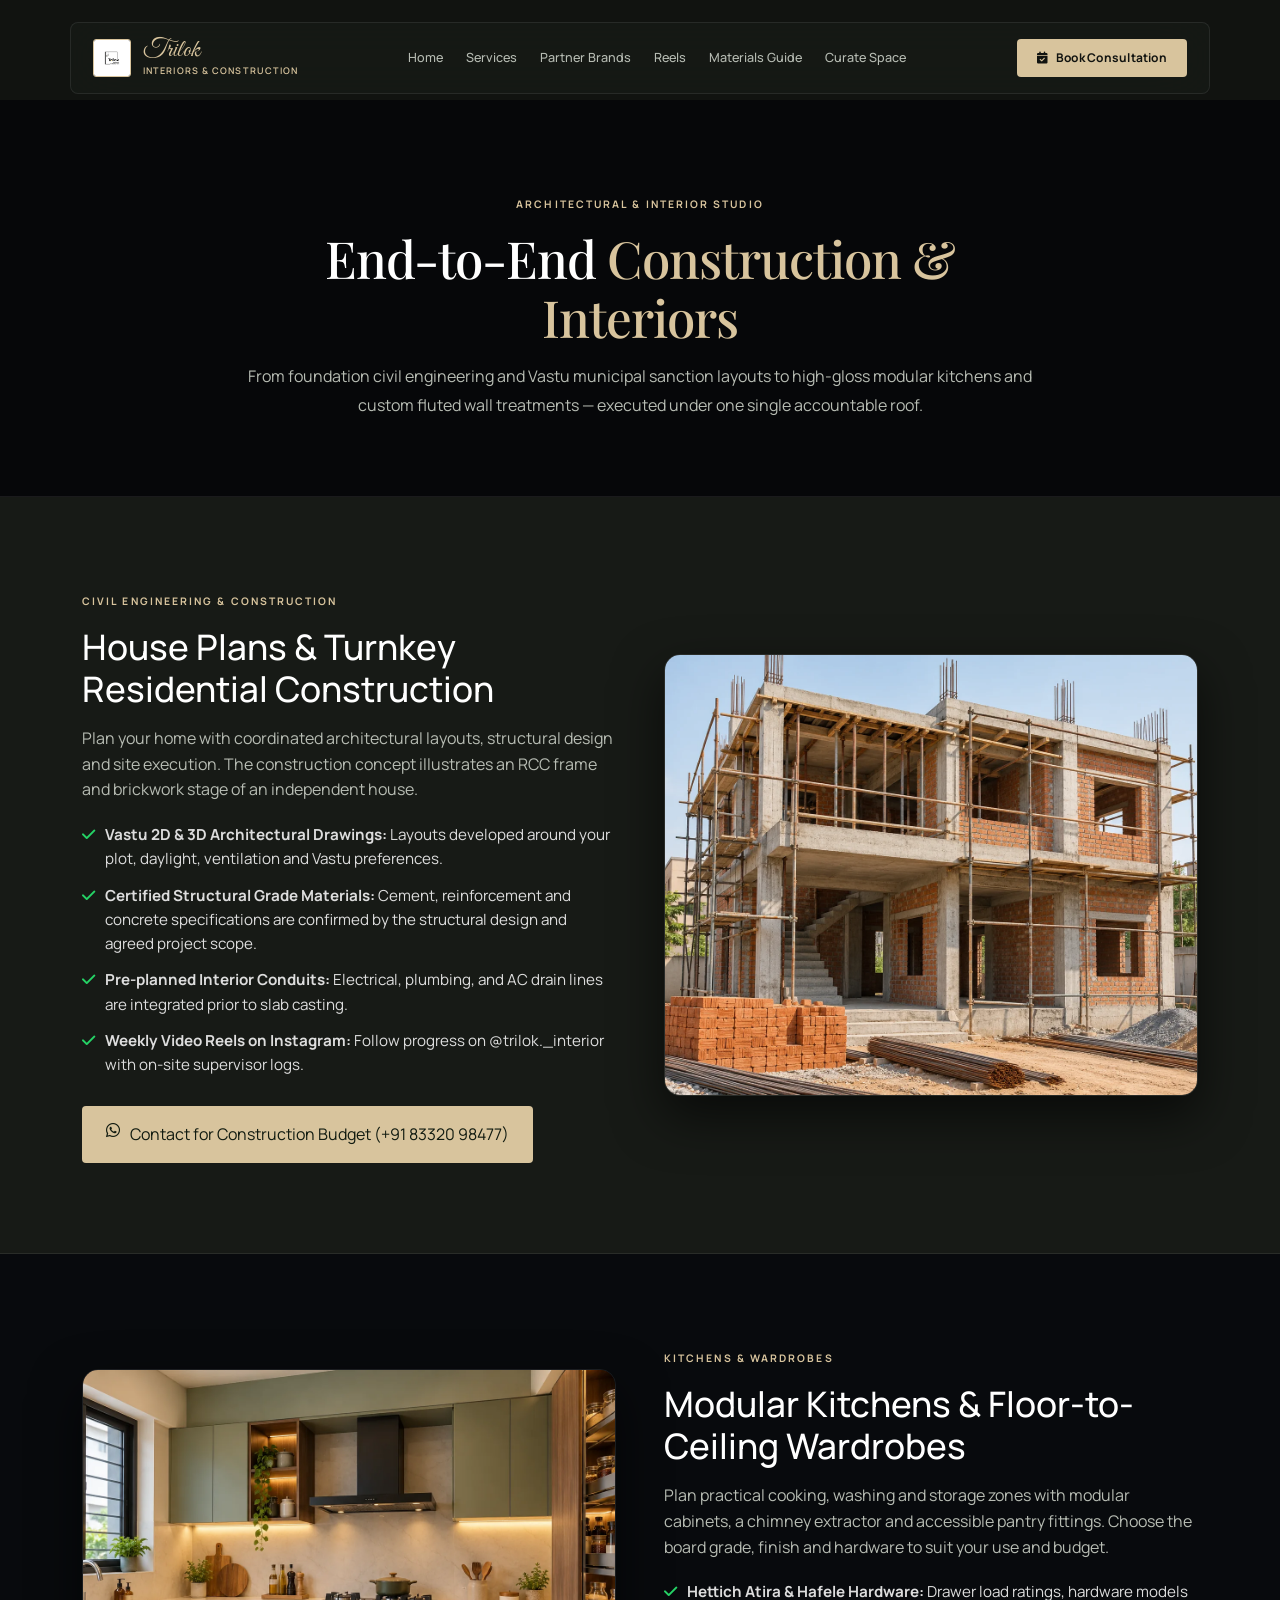
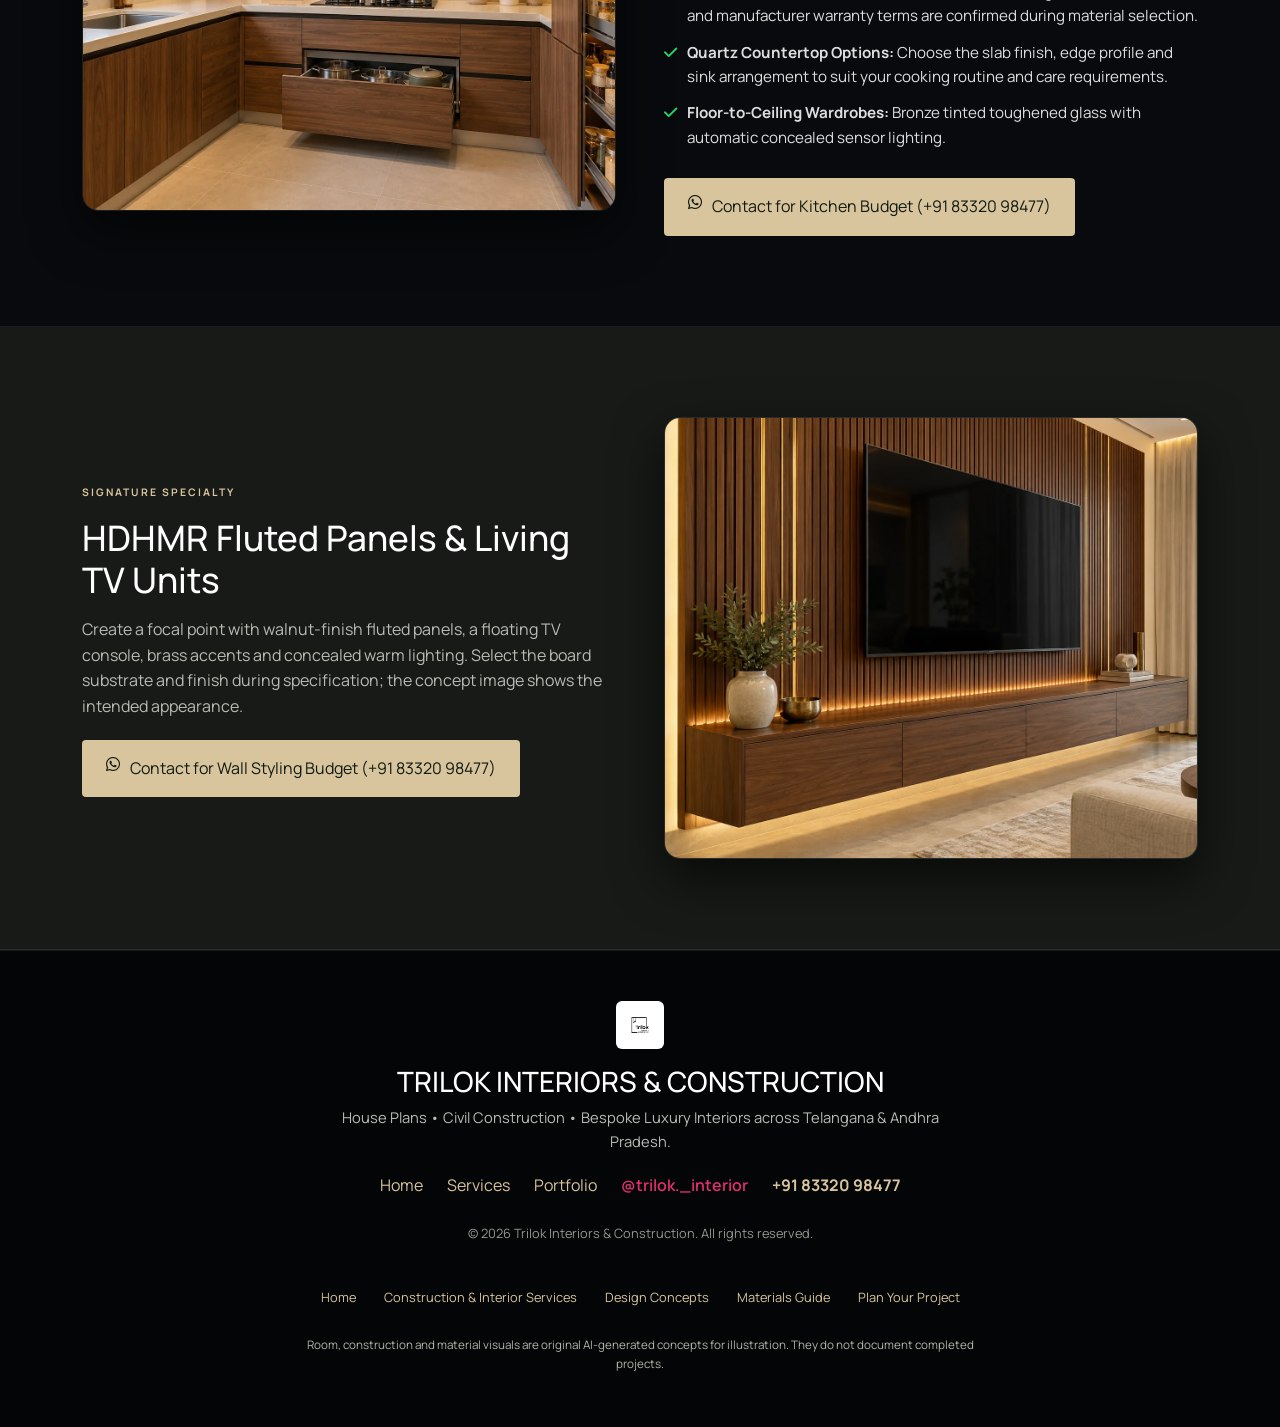
<file: services.html>
<!DOCTYPE html>

<html lang="en">
<head>
<meta charset="utf-8"/>
<meta content="width=device-width, initial-scale=1.0" name="viewport"/>



<link href="logo.jpg" rel="icon" type="image/jpeg"/>
<link href="https://cdnjs.cloudflare.com/ajax/libs/font-awesome/6.4.0/css/all.min.css" rel="stylesheet"/>
<link href="https://cdn.jsdelivr.net/npm/bootstrap@5.3.3/dist/css/bootstrap.min.css" rel="stylesheet"/>
<link href="https://fonts.googleapis.com/css2?family=Great+Vibes&amp;family=Manrope:wght@400;500;600;700;800&amp;family=Playfair+Display:ital,wght@0,500;0,600;1,500&amp;display=swap" rel="stylesheet"/>
<link href="styles.css" rel="stylesheet"/>

<!-- SEO:START -->
<title>Home Construction &amp; Interior Design Services | Trilok</title>
<meta name="description" content="Explore house plans, residential construction, modular kitchens, wardrobes and fluted TV wall designs from Trilok in Telangana and Andhra Pradesh.">
<meta name="robots" content="index, follow, max-image-preview:large">
<meta name="theme-color" content="#111310">
<meta property="og:type" content="website">
<meta property="og:locale" content="en_IN">
<meta property="og:site_name" content="Trilok Interiors &amp; Construction">
<meta property="og:title" content="Home Construction &amp; Interior Design Services | Trilok">
<meta property="og:description" content="Explore house plans, residential construction, modular kitchens, wardrobes and fluted TV wall designs from Trilok in Telangana and Andhra Pradesh.">
<meta property="og:image" content="assets/generated/fluted-detail-1536.webp">
<meta property="og:image:width" content="1536">
<meta property="og:image:height" content="1024">
<meta property="og:image:alt" content="Original AI-generated Trilok home design concept">
<meta name="twitter:card" content="summary_large_image">
<meta name="twitter:title" content="Home Construction &amp; Interior Design Services | Trilok">
<meta name="twitter:description" content="Explore house plans, residential construction, modular kitchens, wardrobes and fluted TV wall designs from Trilok in Telangana and Andhra Pradesh.">
<meta name="twitter:image" content="assets/generated/fluted-detail-1536.webp">
<meta name="twitter:image:alt" content="Original AI-generated Trilok home design concept">
<script type="application/ld+json">{"@context": "https://schema.org", "@graph": [{"@type": "Organization", "@id": "#organization", "name": "Trilok Interiors & Construction", "telephone": "+91-83320-98477", "logo": "logo.jpg", "sameAs": ["https://www.instagram.com/trilok._interior/"], "areaServed": [{"@type": "AdministrativeArea", "name": "Telangana"}, {"@type": "AdministrativeArea", "name": "Andhra Pradesh"}]}, {"@type": "WebSite", "@id": "#website", "name": "Trilok Interiors & Construction", "inLanguage": "en-IN", "publisher": {"@id": "#organization"}}, {"@type": "WebPage", "@id": "services.html#webpage", "name": "Home Construction & Interior Design Services | Trilok", "description": "Explore house plans, residential construction, modular kitchens, wardrobes and fluted TV wall designs from Trilok in Telangana and Andhra Pradesh.", "inLanguage": "en-IN", "isPartOf": {"@id": "#website"}, "about": {"@id": "#organization"}, "primaryImageOfPage": {"@type": "ImageObject", "contentUrl": "assets/generated/fluted-detail-1536.webp", "caption": "Original AI-generated design concept"}}, {"@type": "Service", "name": "House Plans & Residential Construction", "serviceType": "House Plans & Residential Construction", "provider": {"@id": "#organization"}, "areaServed": [{"@type": "AdministrativeArea", "name": "Telangana"}, {"@type": "AdministrativeArea", "name": "Andhra Pradesh"}]}, {"@type": "Service", "name": "Modular Kitchens & Wardrobes", "serviceType": "Modular Kitchens & Wardrobes", "provider": {"@id": "#organization"}, "areaServed": [{"@type": "AdministrativeArea", "name": "Telangana"}, {"@type": "AdministrativeArea", "name": "Andhra Pradesh"}]}, {"@type": "Service", "name": "Fluted Panels & TV Units", "serviceType": "Fluted Panels & TV Units", "provider": {"@id": "#organization"}, "areaServed": [{"@type": "AdministrativeArea", "name": "Telangana"}, {"@type": "AdministrativeArea", "name": "Andhra Pradesh"}]}]}</script>
<!-- SEO:END -->
</head>
<body class="inner-page">

<div class="ambient-glow-orb ambient-orb-1"></div>
<div class="ambient-glow-orb ambient-orb-2"></div>

<header class="navbar-apple" id="navbarApple">
<div class="container navbar-apple__container">
<a class="navbar-apple__brand magnetic-target" href="index.html">
<img alt="Trilok" class="navbar-apple__logo" src="logo.jpg"/>
<div class="navbar-apple__title-group">
<span class="navbar-apple__title navbar-cursive">Trilok</span>
<span class="navbar-apple__sub">Interiors &amp; Construction</span>
</div>
</a>
<nav class="navbar-apple__nav" id="appleNavLinks"><a class="navbar-apple__link" href="index.html">Home</a><a class="navbar-apple__link" href="services.html">Services</a><a class="navbar-apple__link" href="index.html#brands">Partner Brands</a><a class="navbar-apple__link" href="index.html#instagram">Reels</a><a class="navbar-apple__link" href="materials.html">Materials Guide</a><a class="navbar-apple__link" href="calculator.html">Curate Space</a></nav>
<div class="navbar-apple__actions">
<a class="btn-apple-consult magnetic-target" href="index.html#contact">
<i class="fa-solid fa-calendar-check"></i> Book Consultation
        </a>
<button aria-label="Toggle navigation" class="navbar-apple__toggle" id="appleNavToggle">
<span></span><span></span><span></span>
</button>
</div>
</div>
</header><main id="main-content">

<section style="background: #060709; color: #FFF; padding: 90px 0 60px; border-bottom: 1px solid var(--border-subtle); position: relative;">
<div class="container text-center" style="max-width: 860px; margin: 0 auto; text-align: center;">
<span class="section-tag"><i class="fa-solid fa-layer-group"></i> Architectural &amp; Interior Studio</span>
<h1 class="section-title">End-to-End <span class="gold-text">Construction &amp; Interiors</span></h1>
<p class="section-desc">
        From foundation civil engineering and Vastu municipal sanction layouts to high-gloss modular kitchens and custom fluted wall treatments — executed under one single accountable roof.
      </p>
</div>
</section>

<section id="construction" style="padding: 90px 0; background: var(--bg-deep); border-bottom: 1px solid var(--border-subtle);">
<div class="container">
<div style="display: grid; grid-template-columns: 1fr 1fr; gap: 48px; align-items: center;">
<div>
<span class="section-tag">Civil Engineering &amp; Construction</span>
<h2 style="font-size: 2.2rem; color: #FFF; margin-bottom: 16px;">House Plans &amp; Turnkey Residential Construction</h2>
<p style="color: var(--text-secondary); margin-bottom: 20px; line-height: 1.6;">
            Plan your home with coordinated architectural layouts, structural design and site execution. The construction concept illustrates an RCC frame and brickwork stage of an independent house.
          </p>
<ul style="list-style: none; display: flex; flex-direction: column; gap: 12px; margin-bottom: 28px;">
<li style="display: flex; gap: 10px; font-size: 0.95rem; color: #DDD;">
<i class="fa-solid fa-check" style="color: #25D366; margin-top: 4px;"></i>
<div><strong>Vastu 2D &amp; 3D Architectural Drawings:</strong> Layouts developed around your plot, daylight, ventilation and Vastu preferences.</div>
</li>
<li style="display: flex; gap: 10px; font-size: 0.95rem; color: #DDD;">
<i class="fa-solid fa-check" style="color: #25D366; margin-top: 4px;"></i>
<div><strong>Certified Structural Grade Materials:</strong> Cement, reinforcement and concrete specifications are confirmed by the structural design and agreed project scope.</div>
</li>
<li style="display: flex; gap: 10px; font-size: 0.95rem; color: #DDD;">
<i class="fa-solid fa-check" style="color: #25D366; margin-top: 4px;"></i>
<div><strong>Pre-planned Interior Conduits:</strong> Electrical, plumbing, and AC drain lines are integrated prior to slab casting.</div>
</li>
<li style="display: flex; gap: 10px; font-size: 0.95rem; color: #DDD;">
<i class="fa-solid fa-check" style="color: #25D366; margin-top: 4px;"></i>
<div><strong>Weekly Video Reels on Instagram:</strong> Follow progress on @trilok._interior with on-site supervisor logs.</div>
</li>
</ul>
<a class="btn-hero-primary" href="https://wa.me/918332098477?text=Hello%20Trilok%20Team,%20I%20am%20interested%20in%20a%20House%20Plan%20and%20Construction%20Quote" rel="noopener noreferrer" target="_blank">
<i class="fa-brands fa-whatsapp"></i> Contact for Construction Budget (+91 83320 98477)
          </a>
</div>
<div style="border-radius: var(--radius-lg); overflow: hidden; box-shadow: 0 20px 50px rgba(0,0,0,0.6); border: 1px solid var(--border-subtle);">
<img alt="AI visualization of a two-storey house under construction with RCC frame and brick walls" decoding="async" height="1024" loading="lazy" sizes="(min-width: 1400px) 1320px, 100vw" src="assets/generated/construction-1536.webp" srcset="assets/generated/construction-640.webp 640w, assets/generated/construction-960.webp 960w, assets/generated/construction-1536.webp 1536w" style="width: 100%; height: 440px; object-fit: cover;" width="1536"/>
</div>
</div>
</div>
</section>

<section id="kitchen-wardrobe" style="padding: 90px 0; background: #080A0D; border-bottom: 1px solid var(--border-subtle);">
<div class="container">
<div style="display: grid; grid-template-columns: 1fr 1fr; gap: 48px; align-items: center;">
<div style="order: 2;">
<span class="section-tag">Kitchens &amp; Wardrobes</span>
<h2 style="font-size: 2.2rem; color: #FFF; margin-bottom: 16px;">Modular Kitchens &amp; Floor-to-Ceiling Wardrobes</h2>
<p style="color: var(--text-secondary); margin-bottom: 20px; line-height: 1.6;">
            Plan practical cooking, washing and storage zones with modular cabinets, a chimney extractor and accessible pantry fittings. Choose the board grade, finish and hardware to suit your use and budget.
          </p>
<ul style="list-style: none; display: flex; flex-direction: column; gap: 12px; margin-bottom: 28px;">
<li style="display: flex; gap: 10px; font-size: 0.95rem; color: #DDD;">
<i class="fa-solid fa-check" style="color: #25D366; margin-top: 4px;"></i>
<div><strong>Hettich Atira &amp; Hafele Hardware:</strong> Drawer load ratings, hardware models and manufacturer warranty terms are confirmed during material selection.</div>
</li>
<li style="display: flex; gap: 10px; font-size: 0.95rem; color: #DDD;">
<i class="fa-solid fa-check" style="color: #25D366; margin-top: 4px;"></i>
<div><strong>Quartz Countertop Options:</strong> Choose the slab finish, edge profile and sink arrangement to suit your cooking routine and care requirements.</div>
</li>
<li style="display: flex; gap: 10px; font-size: 0.95rem; color: #DDD;">
<i class="fa-solid fa-check" style="color: #25D366; margin-top: 4px;"></i>
<div><strong>Floor-to-Ceiling Wardrobes:</strong> Bronze tinted toughened glass with automatic concealed sensor lighting.</div>
</li>
</ul>
<a class="btn-hero-primary" href="https://wa.me/918332098477?text=Hello%20Trilok%20Team,%20I%20am%20interested%20in%20a%20Modular%20Kitchen%20or%20Wardrobe%20Estimate" rel="noopener noreferrer" target="_blank">
<i class="fa-brands fa-whatsapp"></i> Contact for Kitchen Budget (+91 83320 98477)
          </a>
</div>
<div style="order: 1; border-radius: var(--radius-lg); overflow: hidden; box-shadow: 0 20px 50px rgba(0,0,0,0.6); border: 1px solid var(--border-subtle);">
<img alt="AI concept of a walnut and sage modular kitchen with quartz-style worktop, pantry and deep drawer" decoding="async" height="1024" loading="lazy" sizes="(min-width: 1400px) 1320px, 100vw" src="assets/generated/kitchen-1536.webp" srcset="assets/generated/kitchen-640.webp 640w, assets/generated/kitchen-960.webp 960w, assets/generated/kitchen-1536.webp 1536w" style="width: 100%; height: 440px; object-fit: cover;" width="1536"/>
</div>
</div>
</div>
</section>

<section id="wall-panels" style="padding: 90px 0; background: var(--bg-deep); border-bottom: 1px solid var(--border-subtle);">
<div class="container">
<div style="display: grid; grid-template-columns: 1fr 1fr; gap: 48px; align-items: center;">
<div>
<span class="section-tag">Signature Specialty</span>
<h2 style="font-size: 2.2rem; color: #FFF; margin-bottom: 16px;">HDHMR Fluted Panels &amp; Living TV Units</h2>
<p style="color: var(--text-secondary); margin-bottom: 20px; line-height: 1.6;">
            Create a focal point with walnut-finish fluted panels, a floating TV console, brass accents and concealed warm lighting. Select the board substrate and finish during specification; the concept image shows the intended appearance.
          </p>
<a class="btn-hero-primary" href="https://wa.me/918332098477?text=Hello%20Trilok%20Team,%20I%20want%20to%20know%20the%20budget%20for%20a%20Fluted%20Wall%20Panel%20Makeover" rel="noopener noreferrer" target="_blank">
<i class="fa-brands fa-whatsapp"></i> Contact for Wall Styling Budget (+91 83320 98477)
          </a>
</div>
<div style="border-radius: var(--radius-lg); overflow: hidden; box-shadow: 0 20px 50px rgba(0,0,0,0.6); border: 1px solid var(--border-subtle);">
<img alt="AI concept of walnut fluted TV panels, brass inlays and an illuminated floating console" decoding="async" height="1024" loading="lazy" sizes="(min-width: 1400px) 1320px, 100vw" src="assets/generated/fluted-detail-1536.webp" srcset="assets/generated/fluted-detail-640.webp 640w, assets/generated/fluted-detail-960.webp 960w, assets/generated/fluted-detail-1536.webp 1536w" style="width: 100%; height: 440px; object-fit: cover;" width="1536"/>
</div>
</div>
</div>
</section>

</main><footer style="background: #040507; border-top: 1px solid var(--border-subtle); padding: 50px 0 25px; color: #FFF; text-align: center;">
<div class="container">
<img alt="Trilok" src="logo.jpg" style="height: 48px; border-radius: 6px; background: #FFF; padding: 2px; margin: 0 auto 16px;"/>
<h3 style="color: #FFF; margin-bottom: 8px;">TRILOK INTERIORS &amp; CONSTRUCTION</h3>
<p style="color: var(--text-secondary); max-width: 600px; margin: 0 auto 20px; font-size: 0.92rem;">
        House Plans • Civil Construction • Bespoke Luxury Interiors across Telangana &amp; Andhra Pradesh.
      </p>
<div style="display: flex; justify-content: center; gap: 24px; margin-bottom: 24px; flex-wrap: wrap;">
<a href="index.html" style="color: var(--champagne);">Home</a>
<a href="services.html" style="color: var(--champagne);">Services</a>
<a href="portfolio.html" style="color: var(--champagne);">Portfolio</a>
<a href="https://www.instagram.com/trilok._interior/" rel="noopener noreferrer" style="color: #E1306C; font-weight: 600;" target="_blank">@trilok._interior</a>
<a href="tel:+918332098477" style="color: var(--champagne); font-weight: 700;">+91 83320 98477</a>
</div>
<p style="font-size: 0.8rem; color: var(--text-muted);">© 2026 Trilok Interiors &amp; Construction. All rights reserved.</p>
</div>
<nav aria-label="Explore Trilok" class="footer-resource-links"><a href="index.html">Home</a><a href="services.html">Construction &amp; Interior Services</a><a href="portfolio.html">Design Concepts</a><a href="materials.html">Materials Guide</a><a href="calculator.html">Plan Your Project</a></nav><p class="image-disclosure footer-disclosure">Room, construction and material visuals are original AI-generated concepts for illustration. They do not document completed projects.</p></footer>
<script src="app.js"></script>
</body>
</html>
</file>
<file: styles.css>
/* ==========================================================================
   TRILOK INTERIORS & CONSTRUCTION
   Apple-Grade Luxury Design System & Animated Engine
   Obsidian Black • Champagne Gold • Interactive 3D Motion • Custom Cursor
   ========================================================================== */

:root {
  /* Colors */
  --bg-black: #06080C;
  --bg-deep: #0A0D14;
  --bg-card: rgba(16, 20, 28, 0.75);
  --bg-card-hover: rgba(24, 30, 42, 0.9);
  --bg-glass: rgba(255, 255, 255, 0.04);

  --border-subtle: rgba(255, 255, 255, 0.08);
  --border-hover: rgba(229, 205, 149, 0.45);
  --border-gold: rgba(229, 205, 149, 0.3);

  --champagne: #E5CD95;
  --champagne-light: #FBF4E4;
  --champagne-dark: #B88E44;
  --gold-gradient: linear-gradient(135deg, #FFF3DC 0%, #E5CD95 45%, #C29548 100%);
  --gold-glow: 0 0 35px rgba(229, 205, 149, 0.25);
  --gold-glow-strong: 0 0 55px rgba(229, 205, 149, 0.45);

  --wa-green: #25D366;
  --wa-green-glow: 0 0 30px rgba(37, 211, 102, 0.4);

  --text-primary: #FFFFFF;
  --text-secondary: #9DA6B8;
  --text-muted: #646E82;

  /* Typography */
  --font-sans: 'Manrope', -apple-system, BlinkMacSystemFont, sans-serif;
  --font-serif: 'Playfair Display', Georgia, serif;
  --font-mono: 'Space Grotesk', monospace;

  /* Blur & Radius */
  --blur-apple: blur(28px);
  --blur-sm: blur(14px);
  --radius-sm: 10px;
  --radius-md: 18px;
  --radius-lg: 28px;
  --radius-pill: 9999px;

  /* Transitions */
  --ease-apple: cubic-bezier(0.16, 1, 0.3, 1);
  --transition-fast: 0.25s var(--ease-apple);
  --transition-normal: 0.45s var(--ease-apple);
}

/* --------------------------------------------------------------------------
   Reset & Base Styles
   -------------------------------------------------------------------------- */
*, *::before, *::after {
  box-sizing: border-box;
  margin: 0;
  padding: 0;
}

html {
  scroll-behavior: smooth;
  font-size: 16px;
  background-color: var(--bg-black);
  color: var(--text-primary);
  -webkit-font-smoothing: antialiased;
  -moz-osx-font-smoothing: grayscale;
}

body {
  font-family: var(--font-sans);
  background-color: var(--bg-black);
  color: var(--text-primary);
  line-height: 1.6;
  overflow-x: hidden;
  position: relative;
  cursor: default;
}

@media (min-width: 992px) {
  body {
    cursor: none; /* Uses custom animated cursor */
  }
}

a {
  text-decoration: none;
  color: inherit;
  transition: var(--transition-fast);
  cursor: none;
}

button {
  cursor: none;
}

img, video {
  max-width: 100%;
  display: block;
}

::selection {
  background: var(--champagne);
  color: var(--bg-black);
}

::-webkit-scrollbar {
  width: 8px;
}
::-webkit-scrollbar-track {
  background: var(--bg-black);
}
::-webkit-scrollbar-thumb {
  background: rgba(255, 255, 255, 0.15);
  border-radius: 4px;
}
::-webkit-scrollbar-thumb:hover {
  background: var(--champagne);
}

/* --------------------------------------------------------------------------
   CUSTOM LUXURY ANIMATED CURSOR
   -------------------------------------------------------------------------- */
.custom-cursor-dot {
  position: fixed;
  top: 0;
  left: 0;
  width: 8px;
  height: 8px;
  background-color: var(--champagne);
  border-radius: 50%;
  pointer-events: none;
  z-index: 100000;
  transform: translate(-50%, -50%);
  transition: transform 0.05s ease-out, background-color 0.2s ease, width 0.2s ease, height 0.2s ease;
  box-shadow: 0 0 10px var(--champagne), 0 0 20px rgba(229, 205, 149, 0.6);
}

.custom-cursor-ring {
  position: fixed;
  top: 0;
  left: 0;
  width: 38px;
  height: 38px;
  border: 1.5px solid rgba(229, 205, 149, 0.65);
  border-radius: 50%;
  pointer-events: none;
  z-index: 99999;
  transform: translate(-50%, -50%);
  transition: width 0.25s var(--ease-apple), height 0.25s var(--ease-apple), border-color 0.25s ease, background-color 0.25s ease, box-shadow 0.25s ease;
  backdrop-filter: blur(1px);
  -webkit-backdrop-filter: blur(1px);
}

/* Hovering over clickable items */
.custom-cursor-ring.cursor-hover {
  width: 64px;
  height: 64px;
  border-color: var(--champagne);
  background-color: rgba(229, 205, 149, 0.12);
  box-shadow: 0 0 25px rgba(229, 205, 149, 0.4);
}

.custom-cursor-dot.cursor-hover {
  transform: translate(-50%, -50%) scale(1.6);
  background-color: #FFF;
}

/* Click state */
.custom-cursor-ring.cursor-click {
  transform: translate(-50%, -50%) scale(0.85);
  background-color: rgba(229, 205, 149, 0.3);
}

@media (max-width: 991px) {
  .custom-cursor-dot,
  .custom-cursor-ring {
    display: none !important;
  }
  body, a, button {
    cursor: auto !important;
  }
}

/* --------------------------------------------------------------------------
   AMBIENT FLOATING LIGHT ORBS
   -------------------------------------------------------------------------- */
.ambient-light-orb {
  position: fixed;
  border-radius: 50%;
  pointer-events: none;
  z-index: 1;
  filter: blur(80px);
  opacity: 0.18;
  mix-blend-mode: screen;
}

.orb-1 {
  width: 500px;
  height: 500px;
  background: radial-gradient(circle, #E5CD95 0%, #B88E44 50%, transparent 75%);
  top: -100px;
  left: 10%;
  animation: orbDrift1 22s infinite alternate ease-in-out;
}

.orb-2 {
  width: 600px;
  height: 600px;
  background: radial-gradient(circle, #8C6239 0%, #3D2612 50%, transparent 75%);
  bottom: 10%;
  right: -100px;
  animation: orbDrift2 26s infinite alternate ease-in-out;
}

.orb-3 {
  width: 450px;
  height: 450px;
  background: radial-gradient(circle, #D4AF37 0%, #8C6239 50%, transparent 75%);
  top: 45%;
  left: -150px;
  animation: orbDrift3 28s infinite alternate ease-in-out;
}

@keyframes orbDrift1 {
  0% { transform: translate(0, 0) scale(1); }
  50% { transform: translate(120px, 160px) scale(1.15); }
  100% { transform: translate(-80px, 80px) scale(0.95); }
}

@keyframes orbDrift2 {
  0% { transform: translate(0, 0) scale(1); }
  50% { transform: translate(-140px, -120px) scale(1.1); }
  100% { transform: translate(60px, -60px) scale(0.9); }
}

@keyframes orbDrift3 {
  0% { transform: translate(0, 0) scale(1); }
  50% { transform: translate(180px, -80px) scale(1.2); }
  100% { transform: translate(40px, 100px) scale(0.85); }
}

/* --------------------------------------------------------------------------
   SHIMMERING METALLIC GOLD TEXT
   -------------------------------------------------------------------------- */
.text-gold-shimmer {
  background: linear-gradient(90deg, #E5CD95 0%, #FFF4DE 25%, #C29548 50%, #FFF4DE 75%, #E5CD95 100%);
  background-size: 200% auto;
  -webkit-background-clip: text;
  -webkit-text-fill-color: transparent;
  display: inline-block;
  animation: shimmerGold 5s linear infinite;
}

@keyframes shimmerGold {
  to { background-position: 200% center; }
}

.text-gold {
  color: var(--champagne) !important;
}

/* --------------------------------------------------------------------------
   REVEAL ON SCROLL ANIMATIONS (INTERSECTION OBSERVER)
   -------------------------------------------------------------------------- */
.reveal-on-scroll {
  opacity: 0;
  transform: translateY(35px) scale(0.98);
  transition: opacity 0.75s var(--ease-apple), transform 0.75s var(--ease-apple);
  will-change: opacity, transform;
}

.reveal-on-scroll.is-revealed {
  opacity: 1;
  transform: translateY(0) scale(1);
}

/* Stagger delays */
.row > .col-lg-4:nth-child(1) .reveal-on-scroll,
.row > .col-lg-3:nth-child(1) .reveal-on-scroll,
.process-step-item:nth-child(1) { transition-delay: 0.05s; }

.row > .col-lg-4:nth-child(2) .reveal-on-scroll,
.row > .col-lg-3:nth-child(2) .reveal-on-scroll,
.process-step-item:nth-child(2) { transition-delay: 0.15s; }

.row > .col-lg-4:nth-child(3) .reveal-on-scroll,
.row > .col-lg-3:nth-child(3) .reveal-on-scroll,
.process-step-item:nth-child(3) { transition-delay: 0.25s; }

.row > .col-lg-3:nth-child(4) .reveal-on-scroll,
.process-step-item:nth-child(4) { transition-delay: 0.35s; }

.process-step-item:nth-child(5) { transition-delay: 0.45s; }

/* --------------------------------------------------------------------------
   1. PRELOADER
   -------------------------------------------------------------------------- */
.preloader {
  position: fixed;
  inset: 0;
  z-index: 99999;
  display: flex;
  align-items: center;
  justify-content: center;
  transition: opacity 0.6s ease, visibility 0.6s ease;
}

.preloader.preloader--done {
  opacity: 0;
  visibility: hidden;
  pointer-events: none;
}

.preloader__inner {
  position: relative;
  z-index: 10;
  display: flex;
  flex-direction: column;
  align-items: center;
  text-align: center;
  transition: transform 0.6s var(--ease-apple), opacity 0.5s ease;
}

.preloader.preloader--done .preloader__inner {
  transform: scale(0.9);
  opacity: 0;
}

.preloader__logo-box {
  position: relative;
  width: 90px;
  height: 90px;
  display: flex;
  align-items: center;
  justify-content: center;
  margin-bottom: 20px;
}

.preloader__logo {
  width: 72px;
  height: 72px;
  object-fit: cover;
  border-radius: 50%;
  border: 2px solid var(--champagne);
  box-shadow: var(--gold-glow);
}

.preloader__glow-ring {
  position: absolute;
  inset: -6px;
  border-radius: 50%;
  border: 2px dashed rgba(229, 205, 149, 0.5);
  animation: preloaderRingRotate 6s linear infinite;
}

@keyframes preloaderRingRotate {
  from { transform: rotate(0deg); }
  to { transform: rotate(360deg); }
}

.preloader__brand {
  font-family: var(--font-sans);
  font-size: 2.2rem;
  font-weight: 800;
  letter-spacing: 0.16em;
  color: #FFF;
  margin-bottom: 4px;
}

.preloader__tag {
  font-size: 0.9rem;
  color: var(--champagne);
  text-transform: uppercase;
  letter-spacing: 0.22em;
  margin-bottom: 28px;
  font-weight: 600;
}

.preloader__track {
  width: 220px;
  height: 4px;
  background: rgba(255, 255, 255, 0.1);
  border-radius: 99px;
  overflow: hidden;
  margin-bottom: 12px;
}

.preloader__bar {
  width: 0%;
  height: 100%;
  background: var(--gold-gradient);
  border-radius: 99px;
  transition: width 0.2s ease-out;
  box-shadow: 0 0 12px var(--champagne);
}

.preloader__percent {
  font-family: var(--font-mono);
  font-size: 0.85rem;
  color: var(--text-secondary);
  letter-spacing: 0.08em;
}

.preloader__curtain {
  position: absolute;
  left: 0;
  width: 100%;
  height: 50%;
  background: #06080C;
  z-index: 5;
  transition: transform 0.9s cubic-bezier(0.85, 0, 0.15, 1);
}

.preloader__curtain--top { top: 0; }
.preloader__curtain--bottom { bottom: 0; }

.preloader.preloader--done .preloader__curtain--top {
  transform: translateY(-100%);
}
.preloader.preloader--done .preloader__curtain--bottom {
  transform: translateY(100%);
}

/* --------------------------------------------------------------------------
   2. NAVBAR
   -------------------------------------------------------------------------- */
.navbar-apple {
  position: fixed;
  top: 20px;
  left: 0;
  width: 100%;
  z-index: 1000;
  padding: 0 20px;
  transition: top 0.4s var(--ease-apple);
}

.navbar-apple__container {
  display: flex;
  align-items: center;
  justify-content: space-between;
  background: rgba(12, 16, 24, 0.75);
  backdrop-filter: var(--blur-apple);
  -webkit-backdrop-filter: var(--blur-apple);
  border: 1px solid var(--border-subtle);
  border-radius: var(--radius-pill);
  padding: 10px 24px;
  box-shadow: 0 16px 40px rgba(0, 0, 0, 0.5);
  transition: var(--transition-normal);
}

.navbar-apple.scrolled .navbar-apple__container {
  background: rgba(8, 11, 18, 0.92);
  border-color: rgba(229, 205, 149, 0.25);
  box-shadow: 0 20px 50px rgba(0, 0, 0, 0.7), 0 0 25px rgba(229, 205, 149, 0.1);
}

.navbar-apple__brand {
  display: flex;
  align-items: center;
  gap: 12px;
}

.navbar-apple__logo {
  width: 38px;
  height: 38px;
  border-radius: 50%;
  object-fit: cover;
  border: 1px solid var(--champagne);
}

.navbar-apple__title-group {
  display: flex;
  flex-direction: column;
}

.navbar-apple__title {
  font-size: 1.15rem;
  font-weight: 800;
  letter-spacing: 0.12em;
  color: #FFF;
  line-height: 1.1;
}

.navbar-apple__sub {
  font-size: 0.65rem;
  color: var(--champagne);
  letter-spacing: 0.12em;
  text-transform: uppercase;
  font-weight: 600;
}

.navbar-apple__nav {
  display: flex;
  align-items: center;
  gap: 28px;
}

.navbar-apple__link {
  font-size: 0.9rem;
  font-weight: 500;
  color: var(--text-secondary);
  position: relative;
  padding: 6px 0;
  transition: color 0.25s ease;
}

.navbar-apple__link::after {
  content: '';
  position: absolute;
  bottom: 0;
  left: 0;
  width: 0;
  height: 2px;
  background: var(--gold-gradient);
  transition: width 0.3s var(--ease-apple);
  border-radius: 2px;
}

.navbar-apple__link:hover {
  color: #FFF;
}

.navbar-apple__link:hover::after {
  width: 100%;
}

.navbar-apple__actions {
  display: flex;
  align-items: center;
  gap: 16px;
}

.btn-apple-consult {
  display: inline-flex;
  align-items: center;
  gap: 8px;
  background: var(--gold-gradient);
  color: var(--bg-black);
  font-size: 0.85rem;
  font-weight: 700;
  padding: 9px 20px;
  border-radius: var(--radius-pill);
  transition: transform 0.25s ease, box-shadow 0.25s ease;
  letter-spacing: 0.02em;
}

.btn-apple-consult:hover {
  transform: translateY(-2px);
  box-shadow: var(--gold-glow);
  color: var(--bg-black);
}

.navbar-apple__toggle {
  display: none;
  background: transparent;
  border: none;
  cursor: pointer;
  width: 28px;
  height: 22px;
  flex-direction: column;
  justify-content: space-between;
  padding: 0;
}

.navbar-apple__toggle span {
  width: 100%;
  height: 2px;
  background: #FFF;
  border-radius: 2px;
  transition: var(--transition-fast);
}

.navbar-apple__toggle.active span:nth-child(1) {
  transform: translateY(10px) rotate(45deg);
}
.navbar-apple__toggle.active span:nth-child(2) {
  opacity: 0;
}
.navbar-apple__toggle.active span:nth-child(3) {
  transform: translateY(-10px) rotate(-45deg);
}

/* --------------------------------------------------------------------------
   3. HERO SECTION (METRICS REMOVED)
   -------------------------------------------------------------------------- */
.hero-keynote {
  position: relative;
  min-height: 90vh;
  display: flex;
  flex-direction: column;
  justify-content: center;
  padding: 160px 0 100px;
  overflow: hidden;
}

.hero-keynote__video-wrap {
  position: absolute;
  inset: 0;
  width: 100%;
  height: 100%;
  z-index: 0;
  overflow: hidden;
}

.hero-keynote__video {
  width: 100%;
  height: 100%;
  object-fit: cover;
  filter: brightness(0.48) contrast(1.1);
  transform: scale(1.05);
  animation: heroVideoKenBurns 24s ease-in-out infinite alternate;
}

@keyframes heroVideoKenBurns {
  from { transform: scale(1.02); }
  to { transform: scale(1.12); }
}

.hero-keynote__overlay {
  position: absolute;
  inset: 0;
  background: radial-gradient(circle at center, rgba(6, 8, 12, 0.4) 0%, rgba(6, 8, 12, 0.95) 90%),
              linear-gradient(to top, rgba(6, 8, 12, 1) 0%, transparent 40%),
              linear-gradient(to bottom, rgba(6, 8, 12, 0.9) 0%, transparent 30%);
}

.hero-keynote__content {
  position: relative;
  z-index: 2;
  text-align: center;
  max-width: 960px;
  margin: 0 auto;
}

.hero-keynote__badge {
  display: inline-flex;
  align-items: center;
  gap: 10px;
  background: rgba(229, 205, 149, 0.1);
  border: 1px solid rgba(229, 205, 149, 0.35);
  backdrop-filter: var(--blur-sm);
  -webkit-backdrop-filter: var(--blur-sm);
  color: var(--champagne);
  font-size: 0.85rem;
  font-weight: 700;
  letter-spacing: 0.08em;
  text-transform: uppercase;
  padding: 8px 22px;
  border-radius: var(--radius-pill);
  margin-bottom: 26px;
  box-shadow: 0 0 25px rgba(229, 205, 149, 0.2);
}

.animate-float {
  animation: floatBadge 4s ease-in-out infinite alternate;
}

@keyframes floatBadge {
  0% { transform: translateY(0); }
  100% { transform: translateY(-8px); }
}

.hero-keynote__badge-pulse {
  width: 8px;
  height: 8px;
  border-radius: 50%;
  background: var(--champagne);
  box-shadow: 0 0 10px var(--champagne);
  animation: badgeBlink 2s infinite ease-in-out;
}

@keyframes badgeBlink {
  0%, 100% { opacity: 1; transform: scale(1); }
  50% { opacity: 0.4; transform: scale(0.85); }
}

.hero-keynote__title {
  font-family: var(--font-sans);
  font-size: clamp(2.8rem, 6.5vw, 5.2rem);
  font-weight: 800;
  line-height: 1.1;
  letter-spacing: -0.03em;
  color: #FFF;
  margin-bottom: 24px;
}

.hero-keynote__lead {
  font-size: clamp(1.05rem, 1.8vw, 1.3rem);
  color: var(--text-secondary);
  line-height: 1.65;
  max-width: 780px;
  margin: 0 auto 36px;
  font-weight: 400;
}

.hero-keynote__lead strong {
  color: #FFF;
  font-weight: 600;
}

.hero-keynote__cta-row {
  display: flex;
  align-items: center;
  justify-content: center;
  gap: 18px;
  flex-wrap: wrap;
}

.btn-apple-primary {
  display: inline-flex;
  align-items: center;
  justify-content: center;
  gap: 10px;
  background: #25D366;
  color: #FFFFFF;
  font-size: 1rem;
  font-weight: 700;
  padding: 15px 32px;
  border-radius: var(--radius-pill);
  box-shadow: var(--wa-green-glow);
  transition: transform 0.25s ease, box-shadow 0.25s ease;
  letter-spacing: 0.01em;
  border: none;
}

.btn-apple-primary:hover {
  transform: translateY(-3px) scale(1.02);
  box-shadow: 0 0 45px rgba(37, 211, 102, 0.6);
  color: #FFF;
}

.btn-apple-primary--full {
  width: 100%;
}

.pulse-button {
  animation: pulseButtonAura 3s infinite;
}

@keyframes pulseButtonAura {
  0% { box-shadow: 0 0 0 0 rgba(37, 211, 102, 0.6); }
  70% { box-shadow: 0 0 0 16px rgba(37, 211, 102, 0); }
  100% { box-shadow: 0 0 0 0 rgba(37, 211, 102, 0); }
}

.btn-apple-glass {
  display: inline-flex;
  align-items: center;
  justify-content: center;
  gap: 10px;
  background: rgba(255, 255, 255, 0.06);
  color: #FFF;
  font-size: 1rem;
  font-weight: 600;
  padding: 15px 30px;
  border-radius: var(--radius-pill);
  border: 1px solid var(--border-subtle);
  backdrop-filter: var(--blur-sm);
  -webkit-backdrop-filter: var(--blur-sm);
  transition: transform 0.25s ease, background 0.25s ease, border-color 0.25s ease;
}

.btn-apple-glass:hover {
  transform: translateY(-3px);
  background: rgba(255, 255, 255, 0.12);
  border-color: var(--champagne);
  color: #FFF;
}

.hero-keynote__scroll {
  position: absolute;
  bottom: 24px;
  left: 50%;
  transform: translateX(-50%);
  z-index: 2;
  display: flex;
  flex-direction: column;
  align-items: center;
  gap: 8px;
  font-size: 0.75rem;
  text-transform: uppercase;
  letter-spacing: 0.14em;
  color: var(--text-muted);
}

.hero-keynote__mouse {
  width: 22px;
  height: 34px;
  border: 2px solid rgba(255, 255, 255, 0.25);
  border-radius: 12px;
  position: relative;
}

.hero-keynote__wheel {
  width: 4px;
  height: 7px;
  background: var(--champagne);
  border-radius: 2px;
  position: absolute;
  top: 6px;
  left: 50%;
  transform: translateX(-50%);
  animation: mouseWheelMove 2s infinite ease-in-out;
}

@keyframes mouseWheelMove {
  0% { transform: translate(-50%, 0); opacity: 1; }
  100% { transform: translate(-50%, 14px); opacity: 0; }
}

/* --------------------------------------------------------------------------
   4. MARQUEE TICKER
   -------------------------------------------------------------------------- */
.marquee-gold {
  background: linear-gradient(90deg, #10141C 0%, #161D29 50%, #10141C 100%);
  border-top: 1px solid var(--border-subtle);
  border-bottom: 1px solid var(--border-subtle);
  padding: 16px 0;
  overflow: hidden;
  position: relative;
  z-index: 5;
}

.marquee-gold__track {
  display: flex;
  align-items: center;
  gap: 32px;
  white-space: nowrap;
  animation: marqueeScroll 36s linear infinite;
  font-family: var(--font-mono);
  font-size: 0.85rem;
  font-weight: 700;
  letter-spacing: 0.14em;
  color: var(--champagne-light);
}

.marquee-gold__track:hover {
  animation-play-state: paused;
}

.marquee-gold__track .star {
  color: var(--champagne);
  font-size: 0.9rem;
}

@keyframes marqueeScroll {
  from { transform: translateX(0); }
  to { transform: translateX(-50%); }
}

/* --------------------------------------------------------------------------
   GLOBAL SECTION HEADERS
   -------------------------------------------------------------------------- */
.section-head {
  max-width: 780px;
  margin: 0 auto 50px;
}

.section-tag {
  display: inline-flex;
  align-items: center;
  gap: 8px;
  background: rgba(229, 205, 149, 0.08);
  border: 1px solid rgba(229, 205, 149, 0.25);
  color: var(--champagne);
  font-size: 0.8rem;
  font-weight: 700;
  text-transform: uppercase;
  letter-spacing: 0.12em;
  padding: 6px 18px;
  border-radius: var(--radius-pill);
  margin-bottom: 16px;
}

.section-title {
  font-family: var(--font-sans);
  font-size: clamp(2.2rem, 4.2vw, 3.4rem);
  font-weight: 800;
  letter-spacing: -0.02em;
  color: #FFF;
  line-height: 1.15;
  margin-bottom: 16px;
}

.section-subtitle {
  font-size: clamp(1rem, 1.4vw, 1.15rem);
  color: var(--text-secondary);
  line-height: 1.65;
  font-weight: 400;
}

/* --------------------------------------------------------------------------
   5. SIGNATURE SPACES SHOWCASE (2BHK, 3BHK, KITCHEN, BATHROOM, CIVIL)
   Interactive 3D Tilt & Cursor Spotlight
   -------------------------------------------------------------------------- */
.section-spaces {
  padding: 110px 0;
  background: radial-gradient(circle at 80% 20%, rgba(229, 205, 149, 0.04) 0%, transparent 60%),
              radial-gradient(circle at 10% 80%, rgba(140, 98, 57, 0.04) 0%, transparent 60%);
  position: relative;
}

.space-showcase-card {
  position: relative;
  background: var(--bg-card);
  border: 1px solid var(--border-subtle);
  border-radius: var(--radius-md);
  overflow: hidden;
  height: 100%;
  display: flex;
  flex-direction: column;
  transition: transform 0.2s cubic-bezier(0.2, 0, 0, 1), box-shadow 0.3s ease, border-color 0.3s ease;
  backdrop-filter: var(--blur-sm);
  -webkit-backdrop-filter: var(--blur-sm);
  transform-style: preserve-3d;
  perspective: 1000px;
}

.space-showcase-card:hover {
  border-color: var(--border-hover);
  box-shadow: 0 24px 50px rgba(0, 0, 0, 0.7), 0 0 35px rgba(229, 205, 149, 0.2);
}

.card-glow-layer {
  position: absolute;
  inset: 0;
  background: radial-gradient(circle at var(--mouse-x, 50%) var(--mouse-y, 50%), rgba(229, 205, 149, 0.18) 0%, transparent 60%);
  opacity: 0;
  transition: opacity 0.3s ease;
  pointer-events: none;
  z-index: 4;
}

.space-showcase-card:hover .card-glow-layer,
.service-feature-card:hover .card-glow-layer {
  opacity: 1;
}

.space-showcase-card--highlight {
  border-color: rgba(229, 205, 149, 0.35);
  background: linear-gradient(180deg, rgba(22, 28, 40, 0.85) 0%, rgba(16, 20, 28, 0.72) 100%);
}

.space-showcase-card__img-wrap {
  position: relative;
  width: 100%;
  height: 250px;
  overflow: hidden;
}

.space-showcase-card__img {
  width: 100%;
  height: 100%;
  object-fit: cover;
  transition: transform 0.8s var(--ease-apple);
}

.space-showcase-card:hover .space-showcase-card__img {
  transform: scale(1.08);
}

.space-showcase-card__badge {
  position: absolute;
  top: 16px;
  left: 16px;
  background: rgba(10, 14, 20, 0.85);
  border: 1px solid var(--border-subtle);
  backdrop-filter: var(--blur-sm);
  color: var(--champagne);
  font-family: var(--font-mono);
  font-size: 0.75rem;
  font-weight: 700;
  letter-spacing: 0.1em;
  padding: 5px 14px;
  border-radius: var(--radius-pill);
}

.space-showcase-card__badge--civil {
  background: linear-gradient(135deg, rgba(229, 205, 149, 0.9) 0%, rgba(184, 142, 68, 0.9) 100%);
  color: #000;
  border-color: transparent;
}

.space-showcase-card__body {
  padding: 26px;
  display: flex;
  flex-direction: column;
  flex-grow: 1;
}

.space-showcase-card__title {
  font-size: 1.35rem;
  font-weight: 700;
  color: #FFF;
  margin-bottom: 12px;
  line-height: 1.3;
}

.space-showcase-card__desc {
  font-size: 0.92rem;
  color: var(--text-secondary);
  line-height: 1.6;
  margin-bottom: 20px;
}

.space-showcase-card__points {
  list-style: none;
  margin-bottom: 24px;
  display: flex;
  flex-direction: column;
  gap: 10px;
}

.space-showcase-card__points li {
  font-size: 0.88rem;
  color: var(--text-primary);
  display: flex;
  align-items: center;
  gap: 10px;
}

.space-showcase-card__points li i {
  color: var(--champagne);
  font-size: 0.8rem;
}

.space-showcase-card__footer {
  margin-top: auto;
}

.btn-card-wa {
  display: inline-flex;
  align-items: center;
  justify-content: center;
  gap: 8px;
  width: 100%;
  background: rgba(37, 211, 102, 0.12);
  border: 1px solid rgba(37, 211, 102, 0.35);
  color: #25D366;
  font-size: 0.9rem;
  font-weight: 700;
  padding: 12px;
  border-radius: var(--radius-sm);
  transition: all 0.25s ease;
}

.btn-card-wa:hover {
  background: #25D366;
  color: #FFF;
  box-shadow: var(--wa-green-glow);
}

/* --------------------------------------------------------------------------
   6. BEFORE VS AFTER TRANSFORMATION SLIDERS
   -------------------------------------------------------------------------- */
.section-transformation {
  padding: 110px 0;
  background: var(--bg-deep);
  position: relative;
}

.transform-tab-buttons {
  display: flex;
  align-items: center;
  justify-content: center;
  gap: 14px;
  margin-bottom: 36px;
  flex-wrap: wrap;
}

.transform-tab-btn {
  background: rgba(255, 255, 255, 0.05);
  border: 1px solid var(--border-subtle);
  color: var(--text-secondary);
  font-size: 0.95rem;
  font-weight: 600;
  padding: 12px 26px;
  border-radius: var(--radius-pill);
  display: inline-flex;
  align-items: center;
  gap: 10px;
  transition: all 0.3s var(--ease-apple);
}

.transform-tab-btn:hover {
  color: #FFF;
  border-color: rgba(229, 205, 149, 0.3);
}

.transform-tab-btn.active {
  background: var(--gold-gradient);
  color: var(--bg-black);
  border-color: transparent;
  box-shadow: var(--gold-glow);
  font-weight: 700;
}

.transform-panel {
  display: none;
  opacity: 0;
  transition: opacity 0.5s ease;
}

.transform-panel.active {
  display: block;
  opacity: 1;
}

.ba-slider-container {
  position: relative;
  width: 100%;
  aspect-ratio: 16 / 9;
  max-height: 640px;
  border-radius: var(--radius-lg);
  overflow: hidden;
  border: 1px solid rgba(229, 205, 149, 0.25);
  box-shadow: 0 30px 70px rgba(0, 0, 0, 0.8), 0 0 30px rgba(229, 205, 149, 0.15);
  user-select: none;
  cursor: ew-resize;
  touch-action: pan-y;
}

.ba-image-layer {
  position: absolute;
  inset: 0;
  width: 100%;
  height: 100%;
}

.ba-image-layer img {
  width: 100%;
  height: 100%;
  object-fit: cover;
  pointer-events: none;
}

.ba-image-layer--after {
  z-index: 1;
}

.ba-image-layer--before {
  z-index: 2;
  width: 50%;
  overflow: hidden;
  border-right: 2px solid var(--champagne);
}

.ba-image-layer--before img {
  position: absolute;
  top: 0;
  left: 0;
  width: 100%;
  height: 100%;
  object-fit: cover;
  min-width: 100%;
}

.ba-pill {
  position: absolute;
  z-index: 5;
  font-family: var(--font-mono);
  font-size: 0.78rem;
  font-weight: 700;
  letter-spacing: 0.08em;
  padding: 8px 18px;
  border-radius: var(--radius-pill);
  backdrop-filter: var(--blur-apple);
  -webkit-backdrop-filter: var(--blur-apple);
  box-shadow: 0 8px 24px rgba(0, 0, 0, 0.5);
  pointer-events: none;
}

.ba-pill--before {
  bottom: 24px;
  left: 24px;
  background: rgba(220, 38, 38, 0.9);
  color: #FFF;
  border: 1px solid rgba(255, 255, 255, 0.3);
}

.ba-pill--after {
  bottom: 24px;
  right: 24px;
  background: rgba(16, 185, 129, 0.9);
  color: #FFF;
  border: 1px solid rgba(255, 255, 255, 0.3);
}

.ba-handle {
  position: absolute;
  top: 0;
  bottom: 0;
  left: 50%;
  width: 4px;
  z-index: 10;
  transform: translateX(-50%);
  pointer-events: none;
}

.ba-handle__line {
  width: 2px;
  height: 100%;
  background: var(--champagne);
  box-shadow: 0 0 14px var(--champagne);
  margin: 0 auto;
}

.ba-handle__button {
  position: absolute;
  top: 50%;
  left: 50%;
  transform: translate(-50%, -50%);
  width: 50px;
  height: 50px;
  border-radius: 50%;
  background: #FFF;
  color: #000;
  display: flex;
  align-items: center;
  justify-content: center;
  gap: 4px;
  box-shadow: 0 4px 25px rgba(0, 0, 0, 0.7), 0 0 25px var(--champagne);
  border: 2px solid var(--champagne);
  font-size: 0.9rem;
  animation: handlePulse 2.5s infinite;
}

@keyframes handlePulse {
  0%, 100% { box-shadow: 0 4px 25px rgba(0, 0, 0, 0.7), 0 0 20px var(--champagne); }
  50% { box-shadow: 0 4px 35px rgba(0, 0, 0, 0.8), 0 0 35px rgba(229, 205, 149, 0.8); }
}

.transform-caption {
  text-align: center;
  font-size: 0.9rem;
  color: var(--text-secondary);
  margin-top: 18px;
}

.transform-caption i {
  color: var(--champagne);
  margin-right: 6px;
}

/* Instagram Strip */
.instagram-banner {
  background: linear-gradient(135deg, rgba(225, 48, 108, 0.12) 0%, rgba(131, 58, 180, 0.08) 50%, rgba(229, 205, 149, 0.1) 100%);
  border: 1px solid rgba(225, 48, 108, 0.3);
  border-radius: var(--radius-md);
  padding: 28px 36px;
  display: flex;
  align-items: center;
  justify-content: space-between;
  gap: 24px;
  flex-wrap: wrap;
}

.instagram-banner__content {
  display: flex;
  align-items: center;
  gap: 20px;
}

.instagram-banner__icon {
  width: 56px;
  height: 56px;
  border-radius: 50%;
  background: linear-gradient(135deg, #F58529, #DD2A7B, #8134AF);
  color: #FFF;
  display: flex;
  align-items: center;
  justify-content: center;
  font-size: 1.8rem;
  flex-shrink: 0;
  box-shadow: 0 0 25px rgba(221, 42, 123, 0.5);
}

.instagram-banner__title {
  font-size: 1.25rem;
  font-weight: 700;
  color: #FFF;
  margin-bottom: 4px;
}

.instagram-banner__sub {
  font-size: 0.92rem;
  color: var(--text-secondary);
  margin: 0;
}

.instagram-banner__sub strong {
  color: var(--champagne);
}

.btn-instagram-visit {
  display: inline-flex;
  align-items: center;
  gap: 10px;
  background: linear-gradient(135deg, #F58529, #DD2A7B, #8134AF);
  color: #FFF;
  font-size: 0.92rem;
  font-weight: 700;
  padding: 12px 28px;
  border-radius: var(--radius-pill);
  box-shadow: 0 8px 25px rgba(221, 42, 123, 0.4);
  transition: transform 0.25s ease;
}

.btn-instagram-visit:hover {
  transform: translateY(-2px);
  color: #FFF;
}

/* --------------------------------------------------------------------------
   7. SERVICES
   -------------------------------------------------------------------------- */
.section-services {
  padding: 110px 0;
  background: var(--bg-deep);
  position: relative;
}

.service-feature-card {
  position: relative;
  background: var(--bg-card);
  border: 1px solid var(--border-subtle);
  border-radius: var(--radius-md);
  padding: 30px 24px;
  height: 100%;
  transition: transform 0.2s cubic-bezier(0.2, 0, 0, 1), border-color 0.3s ease, box-shadow 0.3s ease;
  transform-style: preserve-3d;
  overflow: hidden;
}

.service-feature-card:hover {
  border-color: var(--border-hover);
  box-shadow: 0 20px 40px rgba(0, 0, 0, 0.6), 0 0 30px rgba(229, 205, 149, 0.15);
}

.service-feature-card__icon {
  width: 52px;
  height: 52px;
  border-radius: 14px;
  background: rgba(229, 205, 149, 0.1);
  border: 1px solid rgba(229, 205, 149, 0.3);
  color: var(--champagne);
  display: flex;
  align-items: center;
  justify-content: center;
  font-size: 1.4rem;
  margin-bottom: 20px;
}

.service-feature-card h3 {
  font-size: 1.2rem;
  font-weight: 700;
  color: #FFF;
  margin-bottom: 10px;
}

.service-feature-card p {
  font-size: 0.88rem;
  color: var(--text-secondary);
  line-height: 1.6;
  margin: 0;
}

/* --------------------------------------------------------------------------
   8. OUR 5-STEP PROCESS
   -------------------------------------------------------------------------- */
.section-process {
  padding: 110px 0;
  background: var(--bg-black);
  position: relative;
}

.process-steps-row {
  display: grid;
  grid-template-columns: repeat(5, 1fr);
  gap: 20px;
  margin-top: 40px;
  position: relative;
}

.process-step-item {
  background: var(--bg-card);
  border: 1px solid var(--border-subtle);
  border-radius: var(--radius-md);
  padding: 30px 20px;
  text-align: center;
  display: flex;
  flex-direction: column;
  align-items: center;
  transition: transform 0.35s var(--ease-apple), border-color 0.35s ease, box-shadow 0.35s ease;
}

.process-step-item:hover {
  transform: translateY(-8px);
  border-color: var(--champagne);
  box-shadow: 0 15px 35px rgba(0, 0, 0, 0.5), 0 0 25px rgba(229, 205, 149, 0.2);
}

.process-step-item__num {
  font-family: var(--font-mono);
  font-size: 1.6rem;
  font-weight: 800;
  color: var(--champagne);
  margin-bottom: 12px;
}

.process-step-item__icon {
  width: 48px;
  height: 48px;
  border-radius: 50%;
  background: rgba(255, 255, 255, 0.05);
  display: flex;
  align-items: center;
  justify-content: center;
  color: #FFF;
  font-size: 1.2rem;
  margin-bottom: 16px;
}

.process-step-item__title {
  font-size: 1.15rem;
  font-weight: 700;
  color: #FFF;
  margin-bottom: 10px;
}

.process-step-item__desc {
  font-size: 0.85rem;
  color: var(--text-secondary);
  line-height: 1.55;
  margin: 0;
}

/* --------------------------------------------------------------------------
   9. TAILORED SPACE CURATOR
   -------------------------------------------------------------------------- */
.section-curator {
  padding: 110px 0;
  background: var(--bg-deep);
  position: relative;
}

.curator-controls-panel {
  background: var(--bg-card);
  border: 1px solid var(--border-subtle);
  border-radius: var(--radius-lg);
  padding: 36px;
}

.curator-group {
  margin-bottom: 30px;
}

.curator-group__title {
  display: block;
  font-size: 0.95rem;
  font-weight: 700;
  color: #FFF;
  margin-bottom: 14px;
}

.curator-group__title i {
  color: var(--champagne);
  margin-right: 6px;
}

.curator-options-grid {
  display: grid;
  grid-template-columns: repeat(4, 1fr);
  gap: 12px;
}

.curator-options-grid--3 {
  grid-template-columns: repeat(3, 1fr);
}

.curator-option {
  position: relative;
  margin: 0;
}

.curator-option input {
  position: absolute;
  opacity: 0;
}

.curator-option__box {
  background: rgba(255, 255, 255, 0.03);
  border: 1px solid var(--border-subtle);
  border-radius: var(--radius-sm);
  padding: 14px 10px;
  text-align: center;
  transition: all 0.25s ease;
  height: 100%;
  display: flex;
  flex-direction: column;
  justify-content: center;
}

.curator-option input:checked + .curator-option__box {
  background: rgba(229, 205, 149, 0.12);
  border-color: var(--champagne);
  box-shadow: 0 0 20px rgba(229, 205, 149, 0.2);
}

.curator-option__main {
  font-size: 0.9rem;
  font-weight: 700;
  color: #FFF;
  display: block;
}

.curator-option__sub {
  font-size: 0.72rem;
  color: var(--text-secondary);
  display: block;
  margin-top: 3px;
}

.curator-area-box {
  background: rgba(255, 255, 255, 0.02);
  border: 1px solid var(--border-subtle);
  border-radius: var(--radius-sm);
  padding: 20px;
}

.curator-area-box__header {
  display: flex;
  align-items: center;
  justify-content: space-between;
  margin-bottom: 12px;
}

.curator-area-box__label {
  font-weight: 700;
  color: #FFF;
  font-size: 0.95rem;
}

.curator-area-box__label i {
  color: var(--champagne);
  margin-right: 6px;
}

.curator-area-box__val {
  font-family: var(--font-mono);
  font-size: 1.2rem;
  font-weight: 800;
  color: var(--champagne);
}

.curator-slider {
  width: 100%;
  accent-color: var(--champagne);
  cursor: pointer;
}

/* Blueprint Summary Card */
.blueprint-summary-card {
  background: linear-gradient(180deg, rgba(22, 28, 42, 0.92) 0%, rgba(14, 18, 26, 0.95) 100%);
  border: 1px solid rgba(229, 205, 149, 0.35);
  border-radius: var(--radius-lg);
  padding: 36px;
  box-shadow: 0 24px 60px rgba(0, 0, 0, 0.6), 0 0 35px rgba(229, 205, 149, 0.15);
  height: 100%;
  display: flex;
  flex-direction: column;
}

.blueprint-summary-card__badge {
  font-family: var(--font-mono);
  font-size: 0.72rem;
  font-weight: 700;
  color: var(--champagne);
  letter-spacing: 0.12em;
  display: block;
  margin-bottom: 8px;
}

.blueprint-summary-card__title {
  font-size: 1.6rem;
  font-weight: 800;
  color: #FFF;
  margin-bottom: 6px;
}

.blueprint-summary-card__sub {
  font-size: 0.88rem;
  color: var(--text-secondary);
  line-height: 1.5;
  margin-bottom: 24px;
}

.blueprint-summary-card__list {
  list-style: none;
  border-top: 1px solid var(--border-subtle);
  border-bottom: 1px solid var(--border-subtle);
  padding: 16px 0;
  margin-bottom: 24px;
  display: flex;
  flex-direction: column;
  gap: 12px;
}

.blueprint-summary-card__list li {
  display: flex;
  justify-content: space-between;
  align-items: center;
  font-size: 0.9rem;
}

.blueprint-summary-card__list li span {
  color: var(--text-secondary);
}

.blueprint-summary-card__list li strong {
  color: #FFF;
  font-weight: 700;
  text-align: right;
}

.blueprint-summary-card__perks {
  display: flex;
  flex-direction: column;
  gap: 10px;
  margin-bottom: 28px;
}

.blueprint-perk {
  font-size: 0.85rem;
  color: var(--text-primary);
  display: flex;
  align-items: center;
  gap: 8px;
}

.blueprint-perk i {
  color: var(--champagne);
}

.blueprint-summary-card__note {
  font-size: 0.75rem;
  color: var(--text-muted);
  text-align: center;
  margin-top: 14px;
  line-height: 1.4;
}

/* --------------------------------------------------------------------------
   10. CONTACT FORM & CONSULTATION
   -------------------------------------------------------------------------- */
.section-contact {
  padding: 110px 0;
  background: var(--bg-black);
  position: relative;
}

.contact-glass-card {
  background: linear-gradient(135deg, rgba(20, 26, 38, 0.75) 0%, rgba(12, 16, 24, 0.85) 100%);
  border: 1px solid var(--border-subtle);
  border-radius: var(--radius-lg);
  padding: 50px;
  backdrop-filter: var(--blur-apple);
  -webkit-backdrop-filter: var(--blur-apple);
  box-shadow: 0 30px 80px rgba(0, 0, 0, 0.7);
}

.contact-card-title {
  font-size: clamp(2rem, 3.2vw, 2.8rem);
  font-weight: 800;
  color: #FFF;
  line-height: 1.2;
  margin-bottom: 16px;
}

.contact-card-desc {
  font-size: 1rem;
  color: var(--text-secondary);
  line-height: 1.65;
  margin-bottom: 28px;
}

.contact-quick-box {
  background: rgba(255, 255, 255, 0.03);
  border: 1px solid var(--border-subtle);
  border-radius: var(--radius-md);
  padding: 24px;
  margin-bottom: 24px;
  transition: border-color 0.3s ease;
}

.contact-quick-box:hover {
  border-color: var(--champagne);
}

.contact-quick-box__label {
  font-family: var(--font-mono);
  font-size: 0.75rem;
  color: var(--champagne);
  letter-spacing: 0.1em;
  font-weight: 700;
  display: block;
  margin-bottom: 6px;
}

.contact-quick-box__phone {
  font-size: 1.8rem;
  font-weight: 800;
  color: #FFF;
  letter-spacing: 0.02em;
  display: block;
  margin-bottom: 6px;
}

.contact-quick-box__phone:hover {
  color: var(--champagne);
}

.contact-quick-box__note {
  font-size: 0.85rem;
  color: var(--text-secondary);
}

.contact-locations {
  margin-bottom: 30px;
}

.contact-locations__label {
  font-size: 0.85rem;
  font-weight: 700;
  color: #FFF;
  display: block;
  margin-bottom: 10px;
}

.contact-locations__tags {
  display: flex;
  flex-wrap: wrap;
  gap: 8px;
}

.contact-locations__tags span {
  font-size: 0.78rem;
  background: rgba(255, 255, 255, 0.04);
  border: 1px solid var(--border-subtle);
  padding: 5px 12px;
  border-radius: var(--radius-pill);
  color: var(--text-secondary);
}

.contact-cta-buttons {
  display: flex;
  gap: 16px;
  flex-wrap: wrap;
}

.contact-form-panel {
  background: rgba(8, 11, 18, 0.65);
  border: 1px solid var(--border-subtle);
  border-radius: var(--radius-md);
  padding: 36px;
}

.contact-form-panel__title {
  font-size: 1.5rem;
  font-weight: 700;
  color: #FFF;
  margin-bottom: 6px;
}

.contact-form-panel__sub {
  font-size: 0.88rem;
  color: var(--text-secondary);
  margin-bottom: 24px;
}

.form-apple-control {
  width: 100%;
  background: rgba(255, 255, 255, 0.04);
  border: 1px solid var(--border-subtle);
  border-radius: var(--radius-sm);
  padding: 13px 18px;
  color: #FFF;
  font-size: 0.92rem;
  font-family: inherit;
  transition: all 0.25s ease;
  outline: none;
}

.form-apple-control:focus {
  background: rgba(255, 255, 255, 0.07);
  border-color: var(--champagne);
  box-shadow: 0 0 15px rgba(229, 205, 149, 0.2);
}

.form-apple-control::placeholder {
  color: var(--text-muted);
}

select.form-apple-control option {
  background: #0E121A;
  color: #FFF;
}

/* --------------------------------------------------------------------------
   11. FOOTER
   -------------------------------------------------------------------------- */
.site-footer {
  background: #040507;
  border-top: 1px solid var(--border-subtle);
  padding: 80px 0 30px;
  position: relative;
  z-index: 5;
}

.site-footer__container {
  display: grid;
  grid-template-columns: 2fr 1fr 1fr;
  gap: 50px;
  margin-bottom: 50px;
}

.site-footer__logo {
  width: 52px;
  height: 52px;
  border-radius: 50%;
  object-fit: cover;
  border: 1px solid var(--champagne);
  margin-bottom: 18px;
}

.site-footer__brand-title {
  font-size: 1.25rem;
  font-weight: 800;
  letter-spacing: 0.08em;
  color: #FFF;
  margin-bottom: 12px;
}

.site-footer__brand-desc {
  font-size: 0.92rem;
  color: var(--text-secondary);
  line-height: 1.6;
  max-width: 440px;
}

.site-footer__heading {
  font-size: 0.95rem;
  font-weight: 700;
  color: #FFF;
  text-transform: uppercase;
  letter-spacing: 0.08em;
  margin-bottom: 20px;
}

.site-footer__links-col {
  display: flex;
  flex-direction: column;
  gap: 12px;
}

.site-footer__links-col a {
  font-size: 0.9rem;
  color: var(--text-secondary);
}

.site-footer__links-col a:hover {
  color: var(--champagne);
  padding-left: 4px;
}

.site-footer__contact-col {
  display: flex;
  flex-direction: column;
  gap: 12px;
}

.site-footer__contact-col p {
  font-size: 0.9rem;
  color: var(--text-secondary);
  margin: 0;
  display: flex;
  align-items: center;
  gap: 10px;
}

.site-footer__contact-col a:hover {
  color: var(--champagne);
}

.site-footer__bottom {
  border-top: 1px solid var(--border-subtle);
  padding-top: 25px;
}

.site-footer__bottom-container {
  display: flex;
  align-items: center;
  justify-content: space-between;
  font-size: 0.82rem;
  color: var(--text-muted);
  flex-wrap: wrap;
  gap: 12px;
}

/* --------------------------------------------------------------------------
   12. FLOATING ACTION DOCK
   -------------------------------------------------------------------------- */
.floating-dock {
  position: fixed;
  bottom: 28px;
  right: 28px;
  z-index: 999;
  display: flex;
  flex-direction: column;
  align-items: center;
  gap: 14px;
}

.floating-dock__btn-top {
  width: 46px;
  height: 46px;
  border-radius: 50%;
  background: rgba(18, 24, 34, 0.85);
  border: 1px solid var(--border-subtle);
  color: #FFF;
  backdrop-filter: var(--blur-apple);
  -webkit-backdrop-filter: var(--blur-apple);
  display: flex;
  align-items: center;
  justify-content: center;
  opacity: 0;
  visibility: hidden;
  transform: translateY(10px);
  transition: all 0.3s ease;
  box-shadow: 0 10px 25px rgba(0, 0, 0, 0.5);
}

.floating-dock__btn-top.visible {
  opacity: 1;
  visibility: visible;
  transform: translateY(0);
}

.floating-dock__btn-top:hover {
  background: var(--champagne);
  color: var(--bg-black);
  border-color: var(--champagne);
}

.floating-dock__btn-wa {
  position: relative;
  width: 60px;
  height: 60px;
  border-radius: 50%;
  background: #25D366;
  color: #FFF;
  display: flex;
  align-items: center;
  justify-content: center;
  font-size: 1.8rem;
  box-shadow: 0 12px 35px rgba(37, 211, 102, 0.5);
  transition: transform 0.25s ease;
}

.floating-dock__btn-wa:hover {
  transform: scale(1.1);
  color: #FFF;
}

.floating-dock__wa-pulse {
  position: absolute;
  inset: -6px;
  border-radius: 50%;
  border: 2px solid #25D366;
  animation: waPulseRadar 2s infinite ease-out;
}

@keyframes waPulseRadar {
  0% { transform: scale(1); opacity: 0.8; }
  100% { transform: scale(1.5); opacity: 0; }
}

/* --------------------------------------------------------------------------
   RESPONSIVE MEDIA QUERIES
   -------------------------------------------------------------------------- */
@media (max-width: 991px) {
  .navbar-apple__nav {
    position: fixed;
    top: 80px;
    left: 20px;
    right: 20px;
    background: rgba(10, 14, 22, 0.96);
    border: 1px solid var(--border-subtle);
    border-radius: var(--radius-md);
    padding: 24px;
    flex-direction: column;
    gap: 16px;
    backdrop-filter: var(--blur-apple);
    -webkit-backdrop-filter: var(--blur-apple);
    opacity: 0;
    visibility: hidden;
    transform: translateY(-10px);
    transition: all 0.3s var(--ease-apple);
  }

  .navbar-apple__nav.active {
    opacity: 1;
    visibility: visible;
    transform: translateY(0);
  }

  .navbar-apple__toggle {
    display: flex;
  }

  .process-steps-row {
    grid-template-columns: repeat(2, 1fr);
  }

  .site-footer__container {
    grid-template-columns: 1fr;
    gap: 36px;
  }

  .curator-options-grid {
    grid-template-columns: repeat(2, 1fr);
  }

  .contact-glass-card {
    padding: 30px;
  }
}

@media (max-width: 767px) {
  .process-steps-row {
    grid-template-columns: 1fr;
  }

  .curator-options-grid--3 {
    grid-template-columns: 1fr;
  }

  .curator-controls-panel,
  .blueprint-summary-card,
  .contact-form-panel {
    padding: 24px;
  }

  .ba-pill {
    font-size: 0.68rem;
    padding: 6px 12px;
  }

  .ba-handle__button {
    width: 40px;
    height: 40px;
  }
}

/* Refined architectural direction — photography first, deliberate motion. */
:root{--bg-black:#111310;--bg-deep:#171a16;--bg-card:#1c201b;--text-secondary:#b7bcb3;--text-muted:#91988d;--champagne:#d8c49d;--radius-md:12px;--radius-lg:16px}
body,a,button{cursor:auto}a,button{cursor:pointer}section[id]{scroll-margin-top:110px}ul{padding-left:0}
:focus-visible{outline:2px solid var(--champagne);outline-offset:5px}.skip-link{position:fixed;top:-60px;left:20px;z-index:3000;background:#e6d3ac;color:#111;padding:12px}.skip-link:focus{top:12px}
.reading-progress{position:fixed;top:0;left:0;width:100%;height:3px;background:var(--champagne);transform:scaleX(0);transform-origin:left;z-index:2000}
.navbar-apple{top:22px}.navbar-apple__container{background:rgba(22,26,22,.82);border-radius:8px;box-shadow:none;padding:14px 22px}.navbar-apple.scrolled .navbar-apple__container{background:rgba(17,20,17,.96);box-shadow:0 8px 24px #0002}.navbar-apple__nav{gap:23px}.navbar-apple__link{font-size:.79rem}.navbar-apple__sub{font-size:.57rem}.btn-apple-consult{border-radius:4px;background:#d8c49d;font-size:.75rem}.navbar-apple__logo{border-radius:3px}
.hero-keynote{min-height:820px;height:100svh;max-height:1120px;padding:170px 0 150px;justify-content:center;background:#242c22}.hero-keynote__video-wrap{transform:translateY(var(--hero-offset,0));height:110%;top:-5%}.hero-scene{position:absolute;inset:0;width:100%;height:100%;object-fit:cover;object-position:center;opacity:0;transform:scale(1.035);transition:opacity 1s ease,transform 7s cubic-bezier(.2,.5,.3,1)}.hero-scene.is-active{opacity:1;transform:scale(1)}.hero-keynote__overlay{background:linear-gradient(90deg,rgba(12,20,15,.84),rgba(12,20,15,.48) 45%,rgba(12,20,15,.06) 78%),linear-gradient(0deg,rgba(12,20,15,.8),transparent 35%,transparent 70%,#10181055)}
.hero-keynote__content{max-width:1320px;text-align:left;margin:auto;width:100%}.hero-eyebrow{font-size:.66rem;letter-spacing:.19em;color:#e6dac5;display:flex;gap:20px;margin-bottom:34px}.hero-eyebrow span{border-left:1px solid #d8c49d66;padding-left:20px;color:#c0c6bc}.hero-keynote__title{font-family:var(--font-serif);font-size:clamp(3.4rem,6.4vw,6.2rem);font-weight:500;letter-spacing:-.045em;line-height:1.12;margin-bottom:28px}.hero-line{display:block;overflow:hidden;padding-bottom:.09em}.hero-line>span{display:block;animation:lineEnter 1.2s var(--ease-apple) both}.hero-line:nth-child(2)>span{animation-delay:.16s}.hero-italic{font-style:italic;color:#e4d4b7}.hero-keynote__lead{font-size:1rem;color:#e0e4dc;line-height:1.85;margin:0 0 30px;max-width:440px}.hero-keynote__cta-row{justify-content:flex-start;gap:30px}.hero-keynote .btn-apple-primary{background:#e1cda6;color:#192017;box-shadow:none;border-radius:3px;font-size:.84rem;padding:16px 23px;gap:24px}.hero-keynote .btn-apple-primary:hover{background:#f0dfbf;transform:translateY(-3px)}.hero-text-link{font-size:.82rem;border-bottom:1px solid #ffffff55;padding:8px 0}.hero-text-link span{margin-left:18px}.hero-region{font-size:.6rem;letter-spacing:.15em;color:#bfc9ba;margin-top:36px}.hero-enter{animation:softEnter 1s var(--ease-apple) .3s both}.hero-keynote__cta-row.hero-enter{animation-delay:.45s}
.hero-bottom{position:absolute;bottom:38px;left:50%;transform:translateX(-50%);display:flex;align-items:center;justify-content:space-between;z-index:3;gap:25px}.hero-discover{font-size:.58rem;letter-spacing:.15em;display:flex;align-items:center;gap:18px}.hero-discover>span{font-size:24px}.hero-selector{display:flex;gap:24px}.scene-button{background:none;border:0;border-top:1px solid #ffffff40;padding:15px 3px 0;min-width:95px;color:#cbd2c6;font-size:.72rem;text-align:left;transition:color .3s,border-color .3s}.scene-button span{font-size:.6rem;margin-right:10px;opacity:.6}.scene-button.is-active{color:#efd8af;border-color:#efd8af}.motion-toggle{color:#e0e3db;background:none;border:1px solid #ffffff35;border-radius:4px;padding:8px 12px;font-size:.66rem}.motion-toggle span{margin-left:7px}
.marquee-gold{background:#1c211b;border-color:#d8c49d20;padding:20px 0}.marquee-gold__track{font-size:.65rem;letter-spacing:.16em;animation-duration:65s}.marquee-gold__track .star{font-size:.6rem;color:#8d9e7e}
.section-title{font-family:var(--font-serif);font-weight:500;font-size:clamp(2.3rem,4vw,3.6rem);line-height:1.15}.text-gold-shimmer{background:none;-webkit-text-fill-color:var(--champagne);color:var(--champagne);animation:none;font-style:italic}.section-tag{background:none;border:0;padding:0;font-size:.65rem;letter-spacing:.2em}.section-tag i{display:none}.section-subtitle{font-size:.97rem}.section-head{max-width:740px}.section-spaces,.section-transformation,.section-services,.section-process,.section-curator,.section-contact{padding:96px 0}.space-showcase-card{background:#1c201b;backdrop-filter:none;transform:none;transition:border-color .3s,box-shadow .3s}.space-showcase-card:hover{box-shadow:0 20px 40px #0003;border-color:#d8c49d66}.space-showcase-card__img-wrap{height:280px}.space-showcase-card__img{transition:transform 1.1s var(--ease-apple)}.space-showcase-card:hover .space-showcase-card__img{transform:scale(1.045)}.space-showcase-card__badge{border-radius:3px;background:#172018ca;font-size:.63rem}.space-showcase-card__title{font-family:var(--font-serif);font-size:1.5rem;font-weight:500}.space-showcase-card__desc{font-size:.84rem}.space-showcase-card__points li{font-size:.77rem}.btn-card-wa{color:#e2cfac;border-color:#d8c49d40;background:#d8c49d08;font-size:.8rem;border-radius:4px}.btn-card-wa:hover{background:#d8c49d;color:#142012;box-shadow:none}.card-glow-layer{display:none}.pulse-button,.animate-float,.floating-dock__wa-pulse{animation:none}.service-feature-card:hover{transform:translateY(-4px);box-shadow:none}.btn-apple-primary{box-shadow:none}.floating-dock{right:22px;bottom:22px}
.reveal-on-scroll{opacity:1;transform:none;will-change:auto}.motion-ready .reveal-on-scroll:not(.is-revealed){opacity:0;transform:translateY(26px)}.motion-ready .reveal-on-scroll{transition:opacity .8s var(--ease-apple),transform .8s var(--ease-apple);transition-delay:var(--reveal-delay,0ms)}
.transform-tab-btn{border-radius:4px;font-size:.8rem}.transform-tab-btn.active{box-shadow:none;background:#d8c49d}.transform-panel.active{animation:softEnter .55s var(--ease-apple)}.ba-slider-container{box-shadow:none;border-radius:10px;touch-action:pan-y}.ba-image-layer--before{width:100%;clip-path:inset(0 calc(100% - var(--split,50%)) 0 0);border:0}.ba-handle{left:var(--split,50%);pointer-events:auto}.ba-handle__button{animation:none;box-shadow:0 4px 20px #0004;background:#f4ead6;width:52px;height:52px}.ba-handle__line{box-shadow:none;background:#f4ead6}.ba-pill--before,.ba-pill--after{background:#182017cc;border:1px solid #ffffff40;color:#fff;bottom:20px;font-size:.7rem;letter-spacing:.03em;border-radius:4px}.ba-pill--before{left:20px}.ba-pill--after{right:20px}.transform-caption{font-size:.75rem}.instagram-banner{box-shadow:none}.curator-option:has(input:focus-visible){outline:2px solid var(--champagne);outline-offset:3px}
@keyframes lineEnter{from{transform:translateY(115%)}to{transform:translateY(0)}}@keyframes softEnter{from{opacity:0;transform:translateY(18px)}to{opacity:1;transform:translateY(0)}}
.motion-paused *, .motion-paused *::before,.motion-paused *::after{animation:none!important;transition:none!important;scroll-behavior:auto!important}.motion-paused .reveal-on-scroll{opacity:1!important;transform:none!important}
@media(min-width:1400px){.hero-keynote__content,.hero-bottom{max-width:1320px}}
@media(min-width:992px) and (max-width:1199px){.navbar-apple__nav{gap:14px}.navbar-apple__link{font-size:.7rem}.navbar-apple__sub{display:none}}
@media(max-width:991px){.hero-keynote{min-height:780px}.hero-keynote__content{padding-left:30px;padding-right:30px}.hero-bottom{padding-left:30px;padding-right:30px}.hero-eyebrow span{display:none}.hero-discover{display:none}.navbar-apple__nav{background:#171e17;top:88px}.navbar-apple__link{font-size:1rem}.hero-keynote__overlay{background:linear-gradient(90deg,#101b13d9,#101b1380),linear-gradient(0deg,#101b13cc,transparent 65%)}}
@media(max-width:767px){.navbar-apple{padding:0 14px;top:14px}.navbar-apple__container{padding:12px 15px}.navbar-apple__title{font-size:1rem}.navbar-apple__sub{font-size:.46rem}.navbar-apple__actions>.btn-apple-consult{display:none}.hero-keynote{min-height:760px;height:100svh;padding:145px 0 150px}.hero-keynote__content{padding:0 24px}.hero-keynote__title{font-size:clamp(3.05rem,10.5vw,4.5rem)}.hero-keynote__lead{font-size:.9rem;max-width:330px}.hero-eyebrow{font-size:.55rem;letter-spacing:.13em;margin-bottom:26px}.hero-keynote__cta-row{gap:20px}.hero-keynote .btn-apple-primary{padding:14px 17px;font-size:.77rem}.hero-text-link{font-size:.74rem}.hero-region{font-size:.51rem;letter-spacing:.08em}.hero-bottom{bottom:28px;padding:0 24px;gap:14px}.hero-selector{gap:14px;flex:1}.scene-button{min-width:0;flex:1;font-size:.65rem}.scene-button span{display:block;margin:0 0 5px}.motion-toggle span{display:none}.motion-toggle{padding:10px}.section-spaces,.section-transformation,.section-services,.section-process,.section-curator,.section-contact{padding:65px 0}.section-head{padding:0 8px;margin-bottom:30px}.section-title{font-size:2.4rem}.section-subtitle{font-size:.88rem}.space-showcase-card__img-wrap{height:260px}.ba-slider-container{aspect-ratio:4/3}.transform-tab-buttons{gap:7px}.transform-tab-btn{padding:10px;font-size:.68rem;gap:6px}.ba-pill--before,.ba-pill--after{font-size:.56rem;bottom:12px;padding:6px 8px}.ba-pill--before{left:10px}.ba-pill--after{right:10px}.floating-dock{right:12px;bottom:12px}.floating-dock__btn-wa{width:48px;height:48px}.hero-scene{object-position:60% center}}
@media(prefers-reduced-motion:reduce){html{scroll-behavior:auto}*,*::before,*::after{animation:none!important;transition:none!important}.reveal-on-scroll{opacity:1!important;transform:none!important}}

.inner-page{padding-top:100px}.gold-text{color:var(--champagne)}.section-desc{color:var(--text-secondary);line-height:1.8}.video-card-apple{background:var(--bg-card);border:1px solid var(--border-subtle);border-radius:12px;overflow:hidden;display:flex;flex-direction:column}.video-body-apple{padding:24px;flex:1}.video-body-apple h3{font-family:var(--font-serif);font-size:1.6rem}.video-body-apple p{font-size:.88rem;color:var(--text-secondary)}.video-badge-floating{position:absolute;left:15px;bottom:15px;background:#152014dd;padding:5px 10px;font-size:.7rem}.btn-hero-primary{display:inline-flex;background:var(--champagne);color:#111b10;padding:16px 24px;border-radius:4px;gap:10px}.hero-bottom{padding-right:105px}
@media(max-width:767px){.hero-bottom{padding-right:78px}.inner-page .container>div[style*="display: grid"]{grid-template-columns:1fr!important;gap:28px!important}.inner-page .container>div[style*="display: grid"]>div{order:initial!important}.inner-page section{padding-top:50px!important;padding-bottom:50px!important}.inner-page img[style*="height: 4"]{height:300px!important}.inner-page table{font-size:.72rem}.inner-page td,.inner-page th{padding:10px!important}}

.image-disclosure{font-size:.73rem;line-height:1.65;color:#aeb6a7;margin:20px auto 0;max-width:760px}.footer-disclosure{text-align:center;padding:0 24px 28px}.footer-resource-links{display:flex;justify-content:center;flex-wrap:wrap;gap:12px 28px;padding:28px 24px 8px;font-size:.8rem;color:var(--champagne)}.materials-study{margin:0 0 32px}.materials-study img{width:100%;height:auto;max-height:500px;object-fit:cover;border-radius:12px}.materials-study figcaption{font-size:.75rem;color:var(--text-secondary);padding:14px 0}.inner-page table td,.inner-page table th{padding:18px;border-bottom:1px solid var(--border-subtle);font-size:.85rem}.inner-page table th{color:var(--champagne)}.inner-page table caption{caption-side:bottom;color:var(--text-secondary);font-size:.75rem;padding:16px}.hero-eyebrow{letter-spacing:.14em}

/* --------------------------------------------------------------------------
   CURSIVE FONT FOR LOGO TEXT
   -------------------------------------------------------------------------- */
.navbar-cursive {
  font-family: 'Great Vibes', cursive !important;
  font-weight: 400 !important;
  font-size: 1.55rem !important;
  letter-spacing: 0.02em !important;
  color: var(--champagne) !important;
  line-height: 1.1;
}

/* --------------------------------------------------------------------------
   FOUNDER SECTION
   -------------------------------------------------------------------------- */
.section-founder {
  padding: 96px 0;
  background: var(--bg-black);
  position: relative;
  overflow: hidden;
}

.section-founder::before {
  content: '';
  position: absolute;
  top: 0;
  left: 0;
  width: 100%;
  height: 100%;
  background: radial-gradient(ellipse at 20% 50%, rgba(216, 196, 157, 0.04) 0%, transparent 60%);
  pointer-events: none;
}

.founder-layout {
  display: grid;
  grid-template-columns: 380px 1fr;
  gap: 64px;
  align-items: center;
  max-width: 1080px;
  margin: 0 auto;
}

.founder-portrait-wrap {
  display: flex;
  flex-direction: column;
  align-items: center;
  gap: 24px;
}

.founder-portrait {
  position: relative;
  width: 340px;
  height: 440px;
  border-radius: 12px;
  overflow: hidden;
  border: 1px solid rgba(216, 196, 157, 0.3);
  box-shadow: 0 30px 60px rgba(0, 0, 0, 0.5), 0 0 40px rgba(216, 196, 157, 0.08);
}

.founder-portrait::after {
  content: '';
  position: absolute;
  inset: 0;
  background: linear-gradient(180deg, transparent 60%, rgba(17, 19, 16, 0.6) 100%);
  pointer-events: none;
}

.founder-portrait__img {
  width: 100%;
  height: 100%;
  object-fit: cover;
  object-position: center 15%;
  transition: transform 1.2s var(--ease-apple);
}

.founder-portrait:hover .founder-portrait__img {
  transform: scale(1.04);
}

.founder-name-plate {
  text-align: center;
}

.founder-name-plate__name {
  display: block;
  font-family: var(--font-serif);
  font-size: 1.45rem;
  font-weight: 500;
  color: #fff;
  letter-spacing: -0.01em;
  margin-bottom: 4px;
}

.founder-name-plate__role {
  display: block;
  font-size: 0.75rem;
  font-weight: 600;
  color: var(--champagne);
  letter-spacing: 0.14em;
  text-transform: uppercase;
}

.founder-story {
  display: flex;
  flex-direction: column;
  gap: 20px;
}

.founder-story__quote {
  font-family: var(--font-serif);
  font-size: 1.3rem;
  font-style: italic;
  font-weight: 400;
  color: var(--champagne);
  line-height: 1.65;
  border-left: 3px solid var(--champagne);
  padding-left: 24px;
  margin: 0 0 8px;
}

.founder-story__text {
  font-size: 0.95rem;
  color: var(--text-secondary);
  line-height: 1.8;
  margin: 0;
}

.founder-story__text strong {
  color: #fff;
  font-weight: 600;
}

.founder-highlights {
  display: flex;
  flex-wrap: wrap;
  gap: 14px;
  margin: 8px 0 12px;
}

.founder-highlight-item {
  display: inline-flex;
  align-items: center;
  gap: 10px;
  background: rgba(216, 196, 157, 0.06);
  border: 1px solid rgba(216, 196, 157, 0.2);
  border-radius: 6px;
  padding: 12px 18px;
  font-size: 0.82rem;
  font-weight: 600;
  color: #fff;
  transition: border-color 0.3s ease, background 0.3s ease;
}

.founder-highlight-item:hover {
  border-color: var(--champagne);
  background: rgba(216, 196, 157, 0.1);
}

.founder-highlight-item i {
  color: var(--champagne);
  font-size: 1rem;
}

.section-founder .btn-apple-primary {
  align-self: flex-start;
  margin-top: 8px;
}

@media (max-width: 991px) {
  .founder-layout {
    grid-template-columns: 1fr;
    gap: 40px;
    max-width: 600px;
  }

  .founder-portrait-wrap {
    order: -1;
  }

  .founder-portrait {
    width: 280px;
    height: 360px;
  }

  .section-founder .btn-apple-primary {
    align-self: center;
    width: 100%;
  }

  .founder-story {
    text-align: center;
  }

  .founder-story__quote {
    border-left: none;
    padding-left: 0;
    border-top: 2px solid var(--champagne);
    border-bottom: 2px solid var(--champagne);
    padding: 20px 0;
  }

  .founder-highlights {
    justify-content: center;
  }
}

@media (max-width: 767px) {
  .section-founder {
    padding: 65px 0;
  }

  .founder-portrait {
    width: 240px;
    height: 310px;
  }

  .founder-story__quote {
    font-size: 1.1rem;
  }

  .founder-story__text {
    font-size: 0.88rem;
  }

  .founder-highlight-item {
    font-size: 0.75rem;
    padding: 10px 14px;
  }

  .navbar-cursive {
    font-size: 1.3rem !important;
  }
}


/* ==========================================================================
   11. INSTAGRAM REELS & VIDEOS SECTION
   ========================================================================== */
.section-instagram {
  padding: 110px 0;
  background: radial-gradient(circle at 15% 30%, rgba(225, 48, 108, 0.08) 0%, transparent 60%),
              radial-gradient(circle at 85% 70%, rgba(131, 58, 180, 0.07) 0%, transparent 60%),
              var(--bg-black);
  position: relative;
  overflow: hidden;
  border-top: 1px solid var(--border-subtle);
  border-bottom: 1px solid var(--border-subtle);
}

.instagram-profile-header {
  background: linear-gradient(135deg, rgba(255, 255, 255, 0.04) 0%, rgba(225, 48, 108, 0.08) 50%, rgba(229, 205, 149, 0.06) 100%);
  border: 1px solid rgba(225, 48, 108, 0.3);
  border-radius: var(--radius-lg);
  padding: 24px 32px;
  margin-bottom: 40px;
  display: flex;
  align-items: center;
  justify-content: space-between;
  gap: 24px;
  flex-wrap: wrap;
  box-shadow: 0 16px 40px rgba(0, 0, 0, 0.5), 0 0 25px rgba(225, 48, 108, 0.15);
}

.instagram-profile-left {
  display: flex;
  align-items: center;
  gap: 20px;
}

.instagram-avatar-wrap {
  position: relative;
  width: 68px;
  height: 68px;
  border-radius: 50%;
  padding: 3px;
  background: linear-gradient(45deg, #F58529, #DD2A7B, #8134AF, #515BD4);
  box-shadow: 0 0 20px rgba(221, 42, 123, 0.5);
  flex-shrink: 0;
}

.instagram-avatar {
  width: 100%;
  height: 100%;
  border-radius: 50%;
  object-fit: cover;
  border: 2px solid var(--bg-black);
  background: #FFF;
}

.instagram-badge-live {
  position: absolute;
  bottom: -4px;
  right: -4px;
  background: linear-gradient(135deg, #F58529, #DD2A7B);
  color: #FFF;
  font-size: 0.65rem;
  font-weight: 800;
  padding: 2px 7px;
  border-radius: 99px;
  border: 2px solid var(--bg-black);
  letter-spacing: 0.05em;
  text-transform: uppercase;
}

.instagram-profile-info h3 {
  font-size: 1.3rem;
  font-weight: 800;
  color: #FFF;
  margin: 0 0 4px;
  display: flex;
  align-items: center;
  gap: 8px;
}

.instagram-verified-check {
  color: #0095F6;
  font-size: 1rem;
}

.instagram-profile-info p {
  font-size: 0.88rem;
  color: var(--text-secondary);
  margin: 0;
  line-height: 1.45;
}

.instagram-profile-info strong {
  color: var(--champagne);
}

.instagram-profile-actions {
  display: flex;
  align-items: center;
  gap: 12px;
  flex-wrap: wrap;
}

.btn-instagram-follow {
  display: inline-flex;
  align-items: center;
  gap: 10px;
  background: linear-gradient(135deg, #F58529, #DD2A7B, #8134AF);
  color: #FFF;
  font-size: 0.92rem;
  font-weight: 700;
  padding: 12px 26px;
  border-radius: var(--radius-pill);
  box-shadow: 0 8px 24px rgba(221, 42, 123, 0.4);
  transition: transform 0.25s ease, box-shadow 0.25s ease;
  letter-spacing: 0.02em;
}

.btn-instagram-follow:hover {
  transform: translateY(-3px) scale(1.02);
  box-shadow: 0 12px 30px rgba(221, 42, 123, 0.6);
  color: #FFF;
}

.btn-instagram-outline {
  display: inline-flex;
  align-items: center;
  gap: 8px;
  background: rgba(255, 255, 255, 0.05);
  border: 1px solid rgba(255, 255, 255, 0.2);
  color: #FFF;
  font-size: 0.88rem;
  font-weight: 600;
  padding: 11px 20px;
  border-radius: var(--radius-pill);
  transition: all 0.25s ease;
}

.btn-instagram-outline:hover {
  background: rgba(255, 255, 255, 0.12);
  border-color: var(--champagne);
  color: #FFF;
}

/* Reels Grid */
.reels-grid {
  display: grid;
  grid-template-columns: repeat(4, 1fr);
  gap: 20px;
  margin-top: 10px;
}

@media (max-width: 1199px) {
  .reels-grid {
    grid-template-columns: repeat(2, 1fr);
    gap: 20px;
  }
}

@media (max-width: 575px) {
  .reels-grid {
    grid-template-columns: 1fr;
    gap: 24px;
    max-width: 360px;
    margin-left: auto;
    margin-right: auto;
  }
}

.reel-card {
  position: relative;
  border-radius: var(--radius-md);
  overflow: hidden;
  background: #0D111A;
  border: 1px solid rgba(255, 255, 255, 0.1);
  box-shadow: 0 18px 45px rgba(0, 0, 0, 0.6);
  transition: transform 0.35s var(--ease-apple), border-color 0.35s ease, box-shadow 0.35s ease;
  display: flex;
  flex-direction: column;
}

.reel-card:hover {
  transform: translateY(-8px);
  border-color: rgba(225, 48, 108, 0.6);
  box-shadow: 0 24px 60px rgba(0, 0, 0, 0.8), 0 0 35px rgba(225, 48, 108, 0.3);
}

.reel-media-wrap {
  position: relative;
  width: 100%;
  aspect-ratio: 9 / 16;
  max-height: 540px;
  overflow: hidden;
  background: #000;
  cursor: pointer;
}

.reel-thumbnail {
  width: 100%;
  height: 100%;
  object-fit: cover;
  transition: transform 0.6s var(--ease-apple), filter 0.3s ease;
}

.reel-card:hover .reel-thumbnail {
  transform: scale(1.05);
}

.reel-video-preview {
  position: absolute;
  inset: 0;
  width: 100%;
  height: 100%;
  object-fit: cover;
  opacity: 0;
  transition: opacity 0.4s ease;
  pointer-events: none;
}

.reel-card.is-playing .reel-video-preview {
  opacity: 1;
}

.reel-top-bar {
  position: absolute;
  top: 14px;
  left: 14px;
  right: 14px;
  display: flex;
  align-items: center;
  justify-content: space-between;
  z-index: 5;
  pointer-events: none;
}

.reel-badge-pill {
  background: rgba(0, 0, 0, 0.65);
  backdrop-filter: var(--blur-sm);
  -webkit-backdrop-filter: var(--blur-sm);
  color: #FFF;
  font-size: 0.72rem;
  font-weight: 700;
  letter-spacing: 0.08em;
  padding: 5px 12px;
  border-radius: var(--radius-pill);
  display: inline-flex;
  align-items: center;
  gap: 6px;
  border: 1px solid rgba(255, 255, 255, 0.15);
}

.reel-badge-pill i {
  color: #E1306C;
}

.reel-views-pill {
  background: rgba(0, 0, 0, 0.65);
  backdrop-filter: var(--blur-sm);
  -webkit-backdrop-filter: var(--blur-sm);
  color: #E5CD95;
  font-family: var(--font-mono);
  font-size: 0.72rem;
  font-weight: 700;
  padding: 5px 10px;
  border-radius: var(--radius-pill);
  border: 1px solid rgba(229, 205, 149, 0.25);
  display: inline-flex;
  align-items: center;
  gap: 5px;
}

.reel-center-play {
  position: absolute;
  top: 50%;
  left: 50%;
  transform: translate(-50%, -50%) scale(1);
  width: 56px;
  height: 56px;
  border-radius: 50%;
  background: rgba(225, 48, 108, 0.9);
  color: #FFF;
  display: flex;
  align-items: center;
  justify-content: center;
  font-size: 1.3rem;
  padding-left: 4px;
  box-shadow: 0 0 30px rgba(225, 48, 108, 0.6);
  z-index: 5;
  transition: transform 0.3s ease, background 0.3s ease;
  pointer-events: none;
}

.reel-card:hover .reel-center-play {
  transform: translate(-50%, -50%) scale(1.12);
  background: #E1306C;
  box-shadow: 0 0 45px rgba(225, 48, 108, 0.85);
}

.reel-card.is-playing .reel-center-play {
  opacity: 0;
  transform: translate(-50%, -50%) scale(0.7);
}

.reel-bottom-gradient {
  position: absolute;
  bottom: 0;
  left: 0;
  right: 0;
  padding: 40px 18px 18px;
  background: linear-gradient(to top, rgba(6, 8, 12, 0.96) 0%, rgba(6, 8, 12, 0.7) 60%, transparent 100%);
  z-index: 4;
  pointer-events: none;
  display: flex;
  flex-direction: column;
  gap: 8px;
}

.reel-location {
  font-size: 0.75rem;
  color: var(--champagne);
  font-weight: 700;
  letter-spacing: 0.05em;
  text-transform: uppercase;
  display: flex;
  align-items: center;
  gap: 5px;
}

.reel-title {
  font-size: 1rem;
  font-weight: 700;
  color: #FFF;
  line-height: 1.35;
  margin: 0;
}

.reel-tags {
  font-size: 0.75rem;
  color: #9DA6B8;
  margin: 0;
}

.reel-action-footer {
  padding: 14px 18px;
  background: #0E131D;
  border-top: 1px solid rgba(255, 255, 255, 0.08);
  display: flex;
  align-items: center;
  justify-content: space-between;
}

.btn-reel-redirect {
  display: inline-flex;
  align-items: center;
  gap: 8px;
  width: 100%;
  justify-content: center;
  background: linear-gradient(135deg, rgba(225, 48, 108, 0.2) 0%, rgba(131, 58, 180, 0.2) 100%);
  border: 1px solid rgba(225, 48, 108, 0.4);
  color: #FFF;
  font-size: 0.85rem;
  font-weight: 700;
  padding: 10px 16px;
  border-radius: var(--radius-sm);
  transition: all 0.25s ease;
}

.btn-reel-redirect:hover {
  background: linear-gradient(135deg, #F58529, #DD2A7B, #8134AF);
  border-color: transparent;
  color: #FFF;
  box-shadow: 0 6px 20px rgba(221, 42, 123, 0.4);
}

/* ==========================================================================
   12. BRANDS & MATERIALS SPECIFICATION SECTION
   ========================================================================== */
.section-brands {
  padding: 110px 0;
  background: radial-gradient(circle at 50% 10%, rgba(229, 205, 149, 0.06) 0%, transparent 60%),
              var(--bg-deep);
  position: relative;
  overflow: hidden;
  border-top: 1px solid var(--border-subtle);
  border-bottom: 1px solid var(--border-subtle);
}

/* Brand Marquee / Ticker */
.brand-ticker-wrap {
  position: relative;
  background: rgba(12, 16, 24, 0.85);
  border: 1px solid rgba(229, 205, 149, 0.2);
  border-radius: var(--radius-md);
  padding: 20px 0;
  overflow: hidden;
  margin-bottom: 50px;
  box-shadow: 0 16px 40px rgba(0, 0, 0, 0.5);
}

.brand-ticker-wrap::before,
.brand-ticker-wrap::after {
  content: '';
  position: absolute;
  top: 0;
  bottom: 0;
  width: 90px;
  z-index: 2;
  pointer-events: none;
}

.brand-ticker-wrap::before {
  left: 0;
  background: linear-gradient(to right, var(--bg-deep) 0%, transparent 100%);
}

.brand-ticker-wrap::after {
  right: 0;
  background: linear-gradient(to left, var(--bg-deep) 0%, transparent 100%);
}

.brand-ticker-track {
  display: flex;
  align-items: center;
  gap: 40px;
  white-space: nowrap;
  animation: brandTickerScroll 42s linear infinite;
  will-change: transform;
}

.brand-ticker-track:hover {
  animation-play-state: paused;
}

.brand-ticker-item {
  display: inline-flex;
  align-items: center;
  justify-content: center;
  height: 52px;
  padding: 6px 18px;
  background: rgba(255, 255, 255, 0.03);
  border: 1px solid rgba(255, 255, 255, 0.08);
  border-radius: var(--radius-sm);
  transition: transform 0.25s ease, border-color 0.25s ease;
  flex-shrink: 0;
}

.brand-ticker-item:hover {
  transform: translateY(-2px);
  border-color: var(--champagne);
  background: rgba(255, 255, 255, 0.06);
}

.brand-ticker-item img {
  height: 38px;
  width: auto;
  max-width: 140px;
  object-fit: contain;
}

@keyframes brandTickerScroll {
  from { transform: translateX(0); }
  to { transform: translateX(-50%); }
}

/* Category Filter Tabs */
.brand-filters {
  display: flex;
  align-items: center;
  justify-content: center;
  gap: 10px;
  flex-wrap: wrap;
  margin-bottom: 40px;
}

.brand-filter-btn {
  background: rgba(255, 255, 255, 0.04);
  border: 1px solid var(--border-subtle);
  color: var(--text-secondary);
  font-size: 0.85rem;
  font-weight: 600;
  padding: 10px 20px;
  border-radius: var(--radius-pill);
  transition: all 0.25s var(--ease-apple);
  display: inline-flex;
  align-items: center;
  gap: 8px;
  cursor: pointer;
}

.brand-filter-btn:hover {
  color: #FFF;
  border-color: rgba(229, 205, 149, 0.4);
}

.brand-filter-btn.active {
  background: var(--gold-gradient);
  color: var(--bg-black);
  border-color: transparent;
  font-weight: 700;
  box-shadow: var(--gold-glow);
}

/* Brand Cards Grid */
.brands-grid {
  display: grid;
  grid-template-columns: repeat(4, 1fr);
  gap: 22px;
}

@media (max-width: 1199px) {
  .brands-grid {
    grid-template-columns: repeat(3, 1fr);
  }
}

@media (max-width: 767px) {
  .brands-grid {
    grid-template-columns: repeat(2, 1fr);
    gap: 14px;
  }
}

@media (max-width: 479px) {
  .brands-grid {
    grid-template-columns: 1fr;
  }
}

.brand-card {
  position: relative;
  background: var(--bg-card);
  border: 1px solid var(--border-subtle);
  border-radius: var(--radius-md);
  padding: 24px 20px;
  display: flex;
  flex-direction: column;
  transition: transform 0.3s var(--ease-apple), border-color 0.3s ease, box-shadow 0.3s ease;
  backdrop-filter: var(--blur-sm);
  -webkit-backdrop-filter: var(--blur-sm);
  overflow: hidden;
}

.brand-card:hover {
  transform: translateY(-6px);
  border-color: var(--border-hover);
  box-shadow: 0 16px 40px rgba(0, 0, 0, 0.7), 0 0 25px rgba(229, 205, 149, 0.2);
}

.brand-card__header {
  display: flex;
  align-items: center;
  justify-content: space-between;
  margin-bottom: 16px;
}

.brand-cat-pill {
  font-family: var(--font-mono);
  font-size: 0.68rem;
  font-weight: 700;
  letter-spacing: 0.08em;
  padding: 4px 10px;
  border-radius: var(--radius-pill);
  text-transform: uppercase;
  background: rgba(229, 205, 149, 0.1);
  color: var(--champagne);
  border: 1px solid rgba(229, 205, 149, 0.25);
}

.brand-verified {
  color: #25D366;
  font-size: 0.85rem;
}

.brand-logo-container {
  height: 64px;
  width: 100%;
  display: flex;
  align-items: center;
  justify-content: center;
  background: rgba(255, 255, 255, 0.02);
  border: 1px solid rgba(255, 255, 255, 0.05);
  border-radius: var(--radius-sm);
  padding: 10px 14px;
  margin-bottom: 16px;
  transition: background 0.3s ease;
}

.brand-card:hover .brand-logo-container {
  background: rgba(255, 255, 255, 0.05);
}

.brand-logo-img {
  max-height: 44px;
  max-width: 100%;
  width: auto;
  object-fit: contain;
}

.brand-card__title {
  font-size: 1.1rem;
  font-weight: 800;
  color: #FFF;
  margin-bottom: 6px;
}

.brand-card__spec {
  font-size: 0.82rem;
  color: var(--champagne);
  font-weight: 600;
  margin-bottom: 10px;
  line-height: 1.35;
}

.brand-card__desc {
  font-size: 0.82rem;
  color: var(--text-secondary);
  line-height: 1.5;
  margin-bottom: 14px;
  flex-grow: 1;
}

.brand-card__footer {
  margin-top: auto;
  padding-top: 10px;
  border-top: 1px solid rgba(255, 255, 255, 0.06);
  display: flex;
  align-items: center;
  justify-content: space-between;
  font-size: 0.72rem;
  color: var(--text-muted);
}

.brand-card__footer span i {
  color: #25D366;
  margin-right: 4px;
}

/* Category Section Blocks (when viewed grouped) */
.brand-category-block {
  margin-bottom: 45px;
}

.brand-category-block__head {
  display: flex;
  align-items: center;
  gap: 14px;
  margin-bottom: 22px;
  padding-bottom: 12px;
  border-bottom: 1px solid rgba(229, 205, 149, 0.2);
}

.brand-category-block__icon {
  width: 42px;
  height: 42px;
  border-radius: 10px;
  background: rgba(229, 205, 149, 0.1);
  border: 1px solid rgba(229, 205, 149, 0.3);
  color: var(--champagne);
  display: flex;
  align-items: center;
  justify-content: center;
  font-size: 1.2rem;
  flex-shrink: 0;
}

.brand-category-block__title {
  font-size: 1.35rem;
  font-weight: 800;
  color: #FFF;
  margin: 0;
}

.brand-category-block__sub {
  font-size: 0.85rem;
  color: var(--text-secondary);
  margin: 0;
}
</file>
